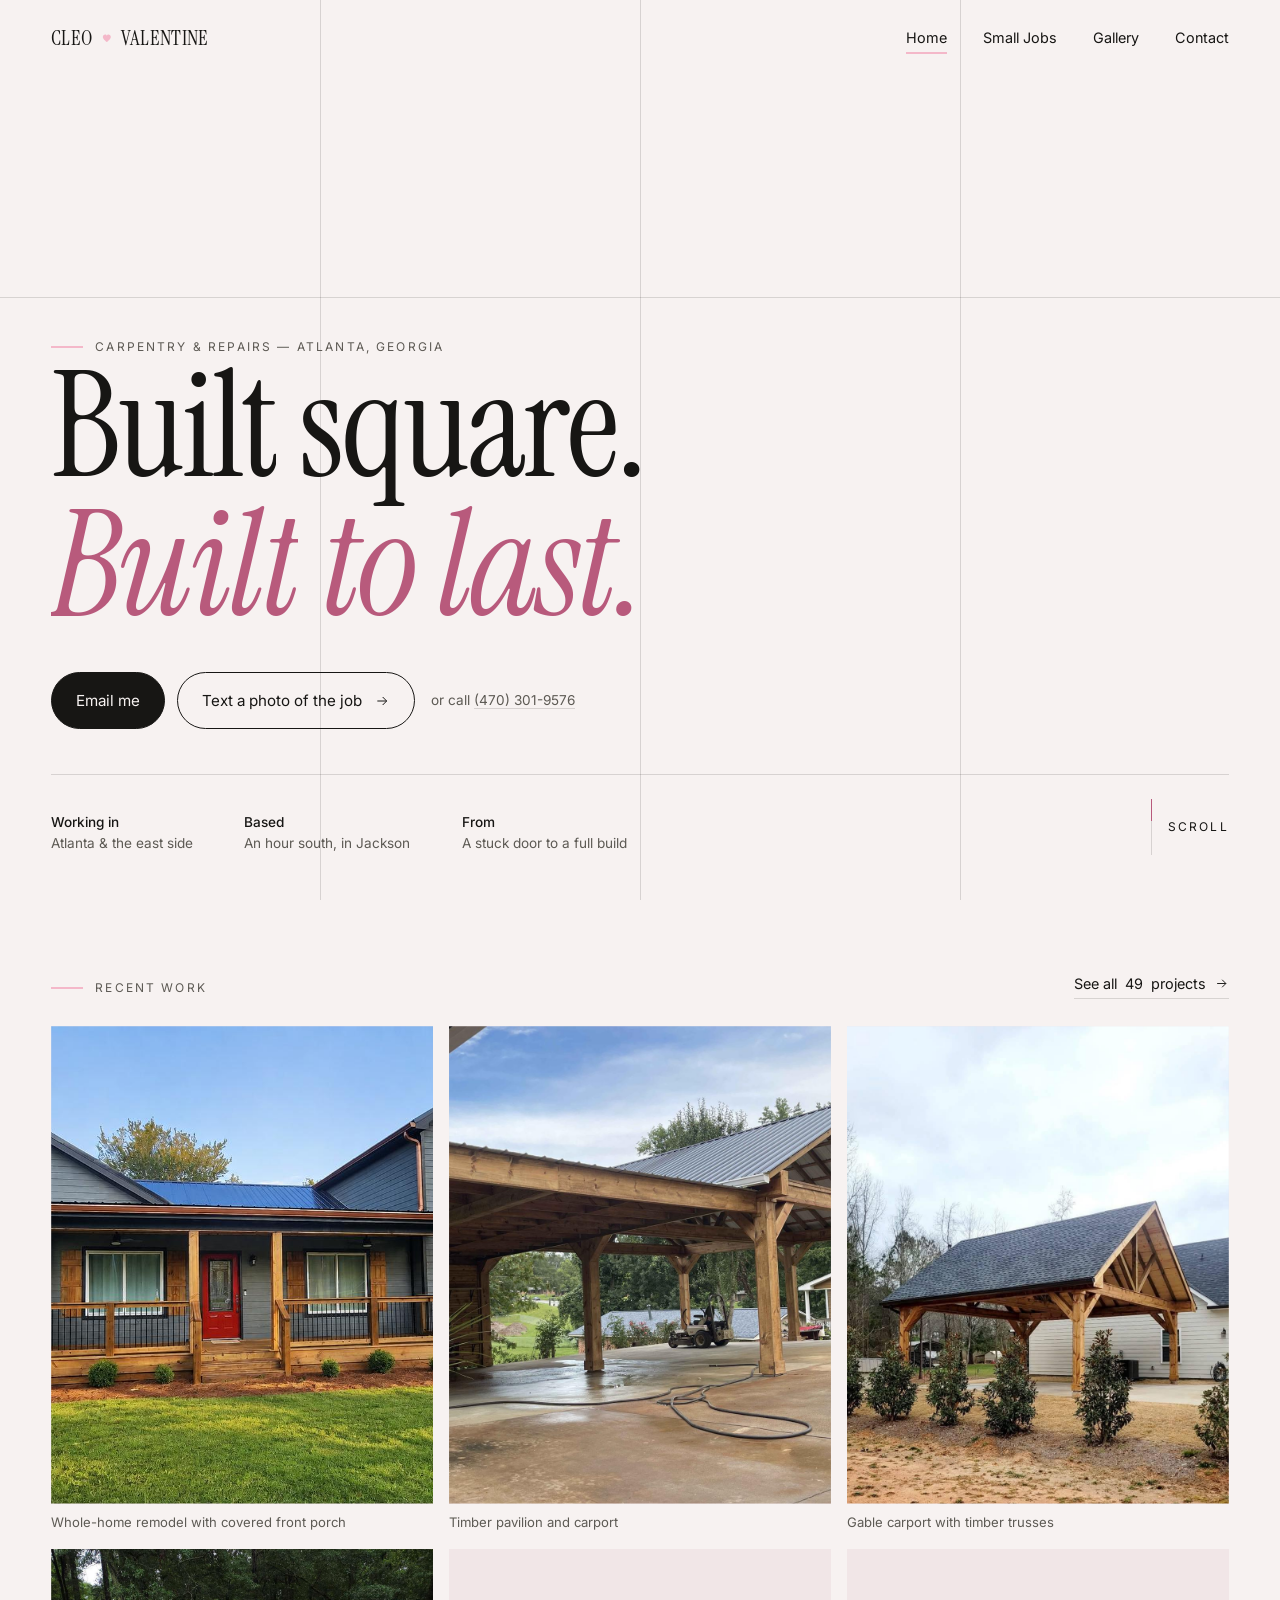
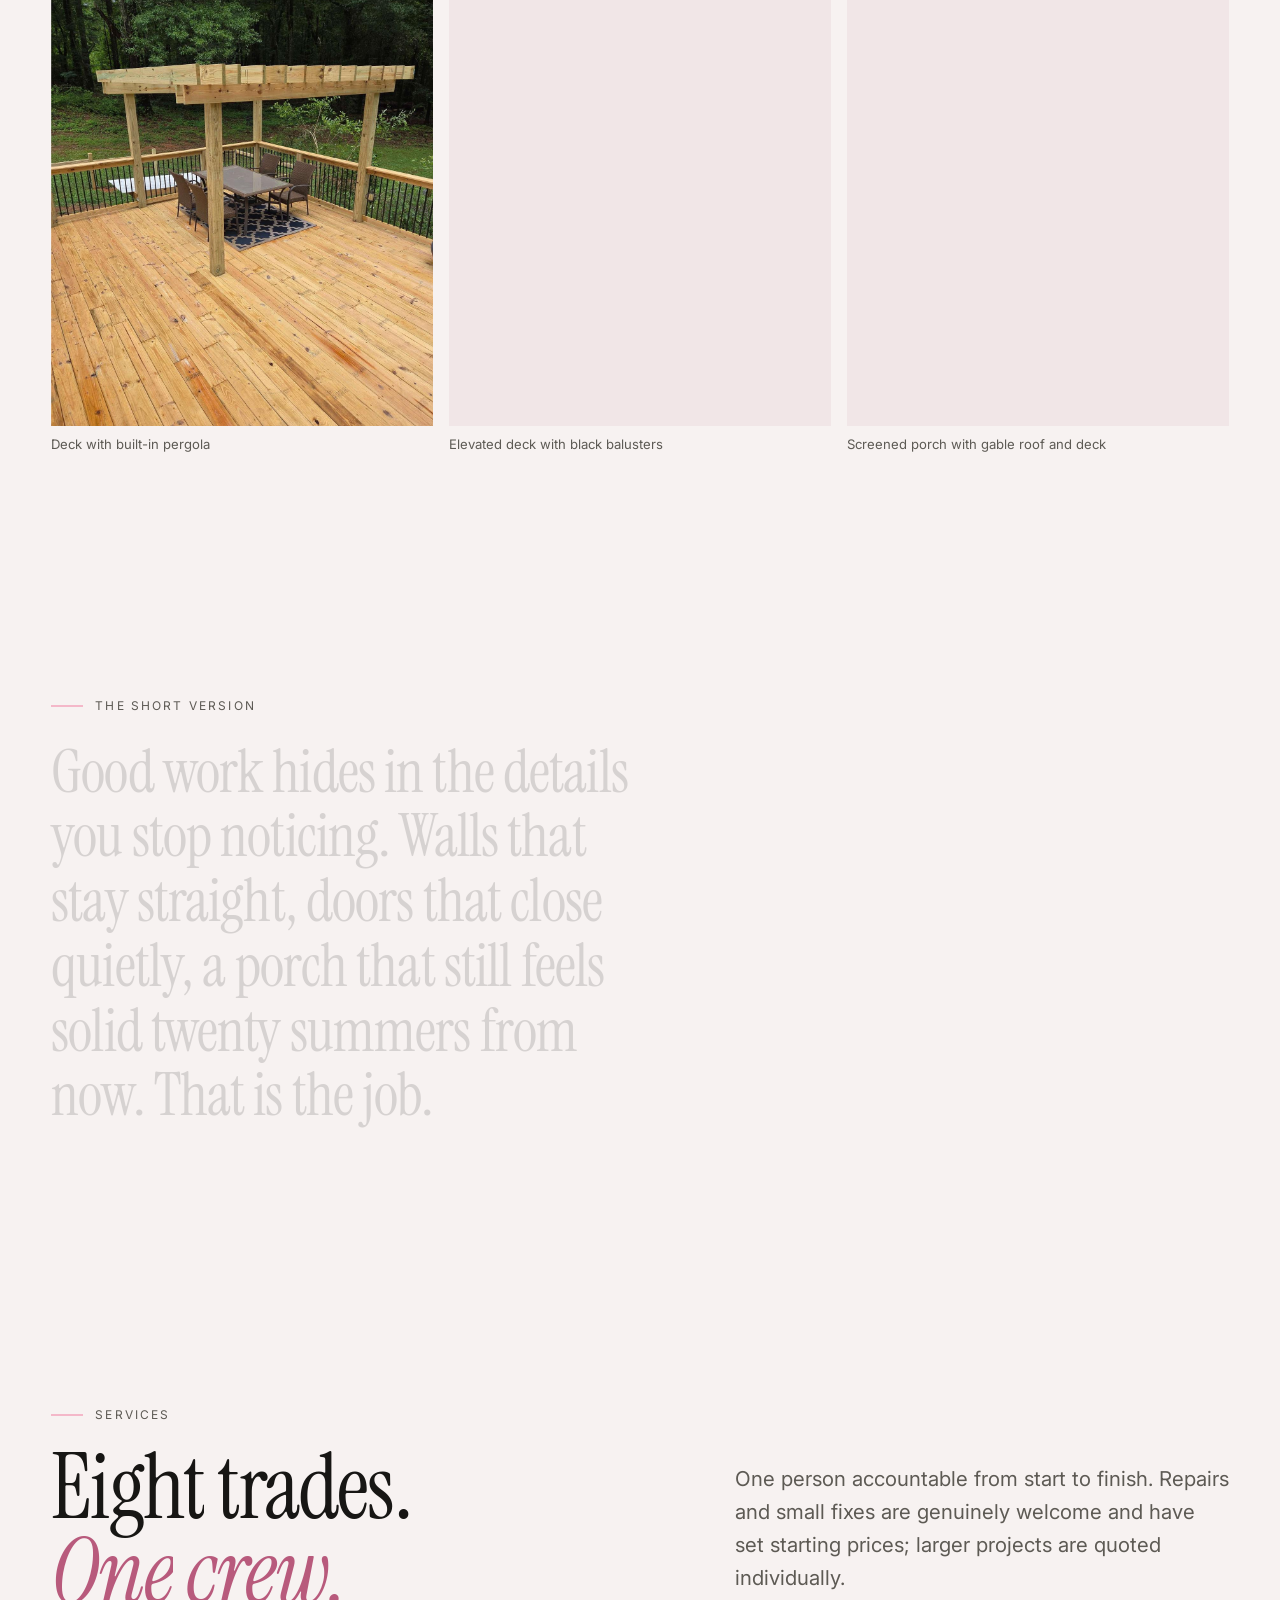
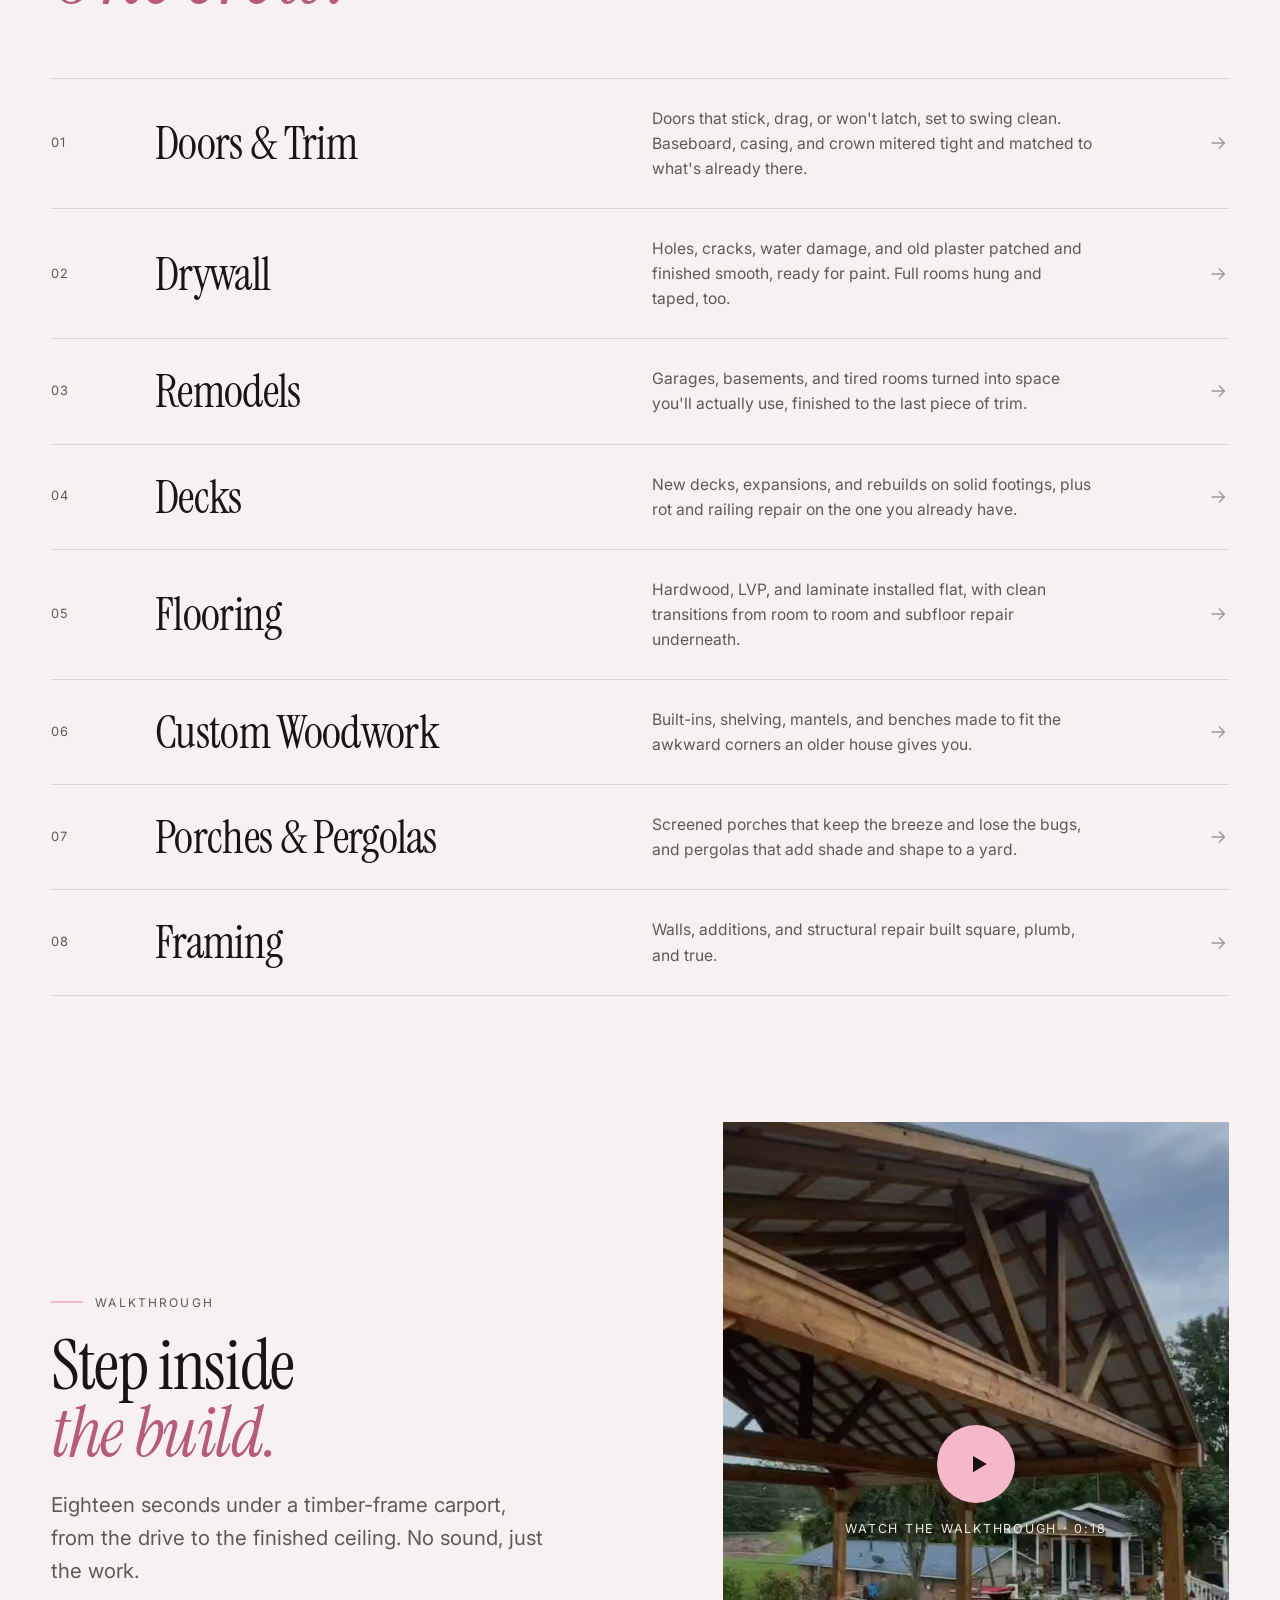
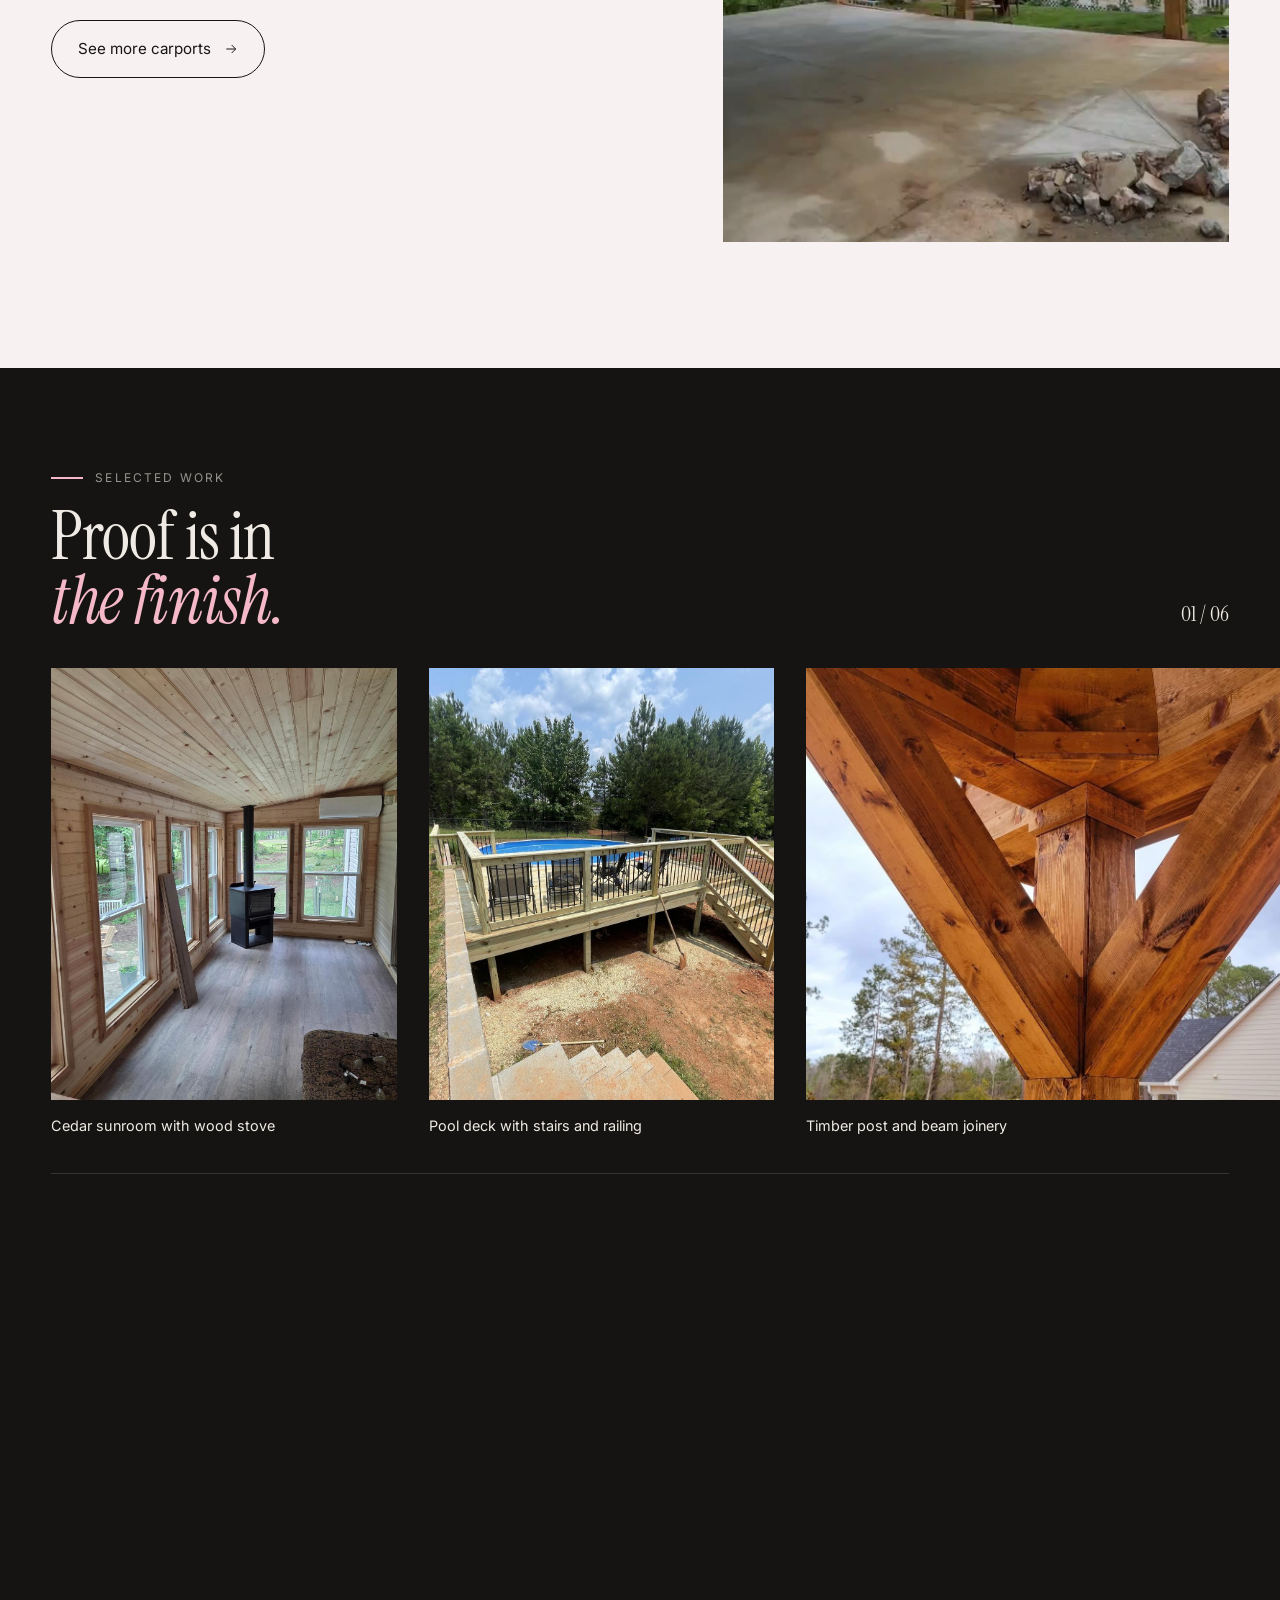
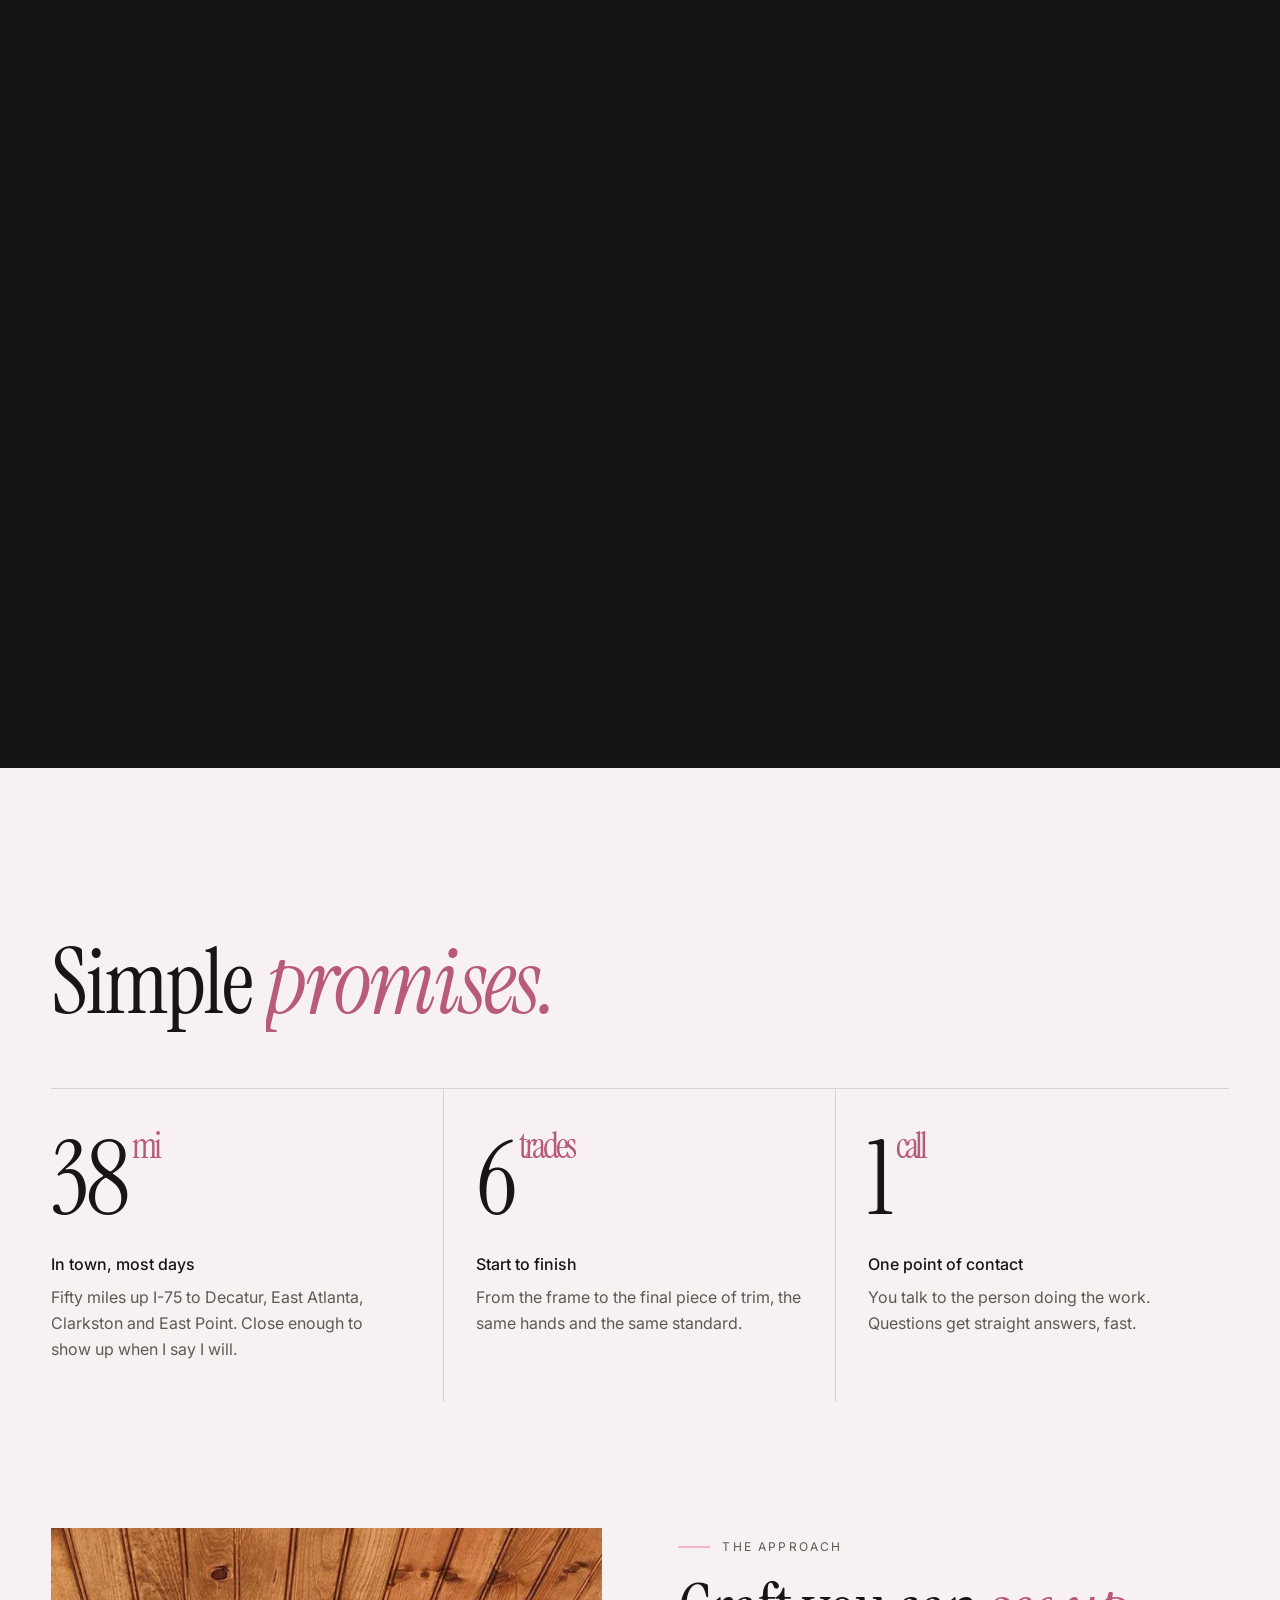
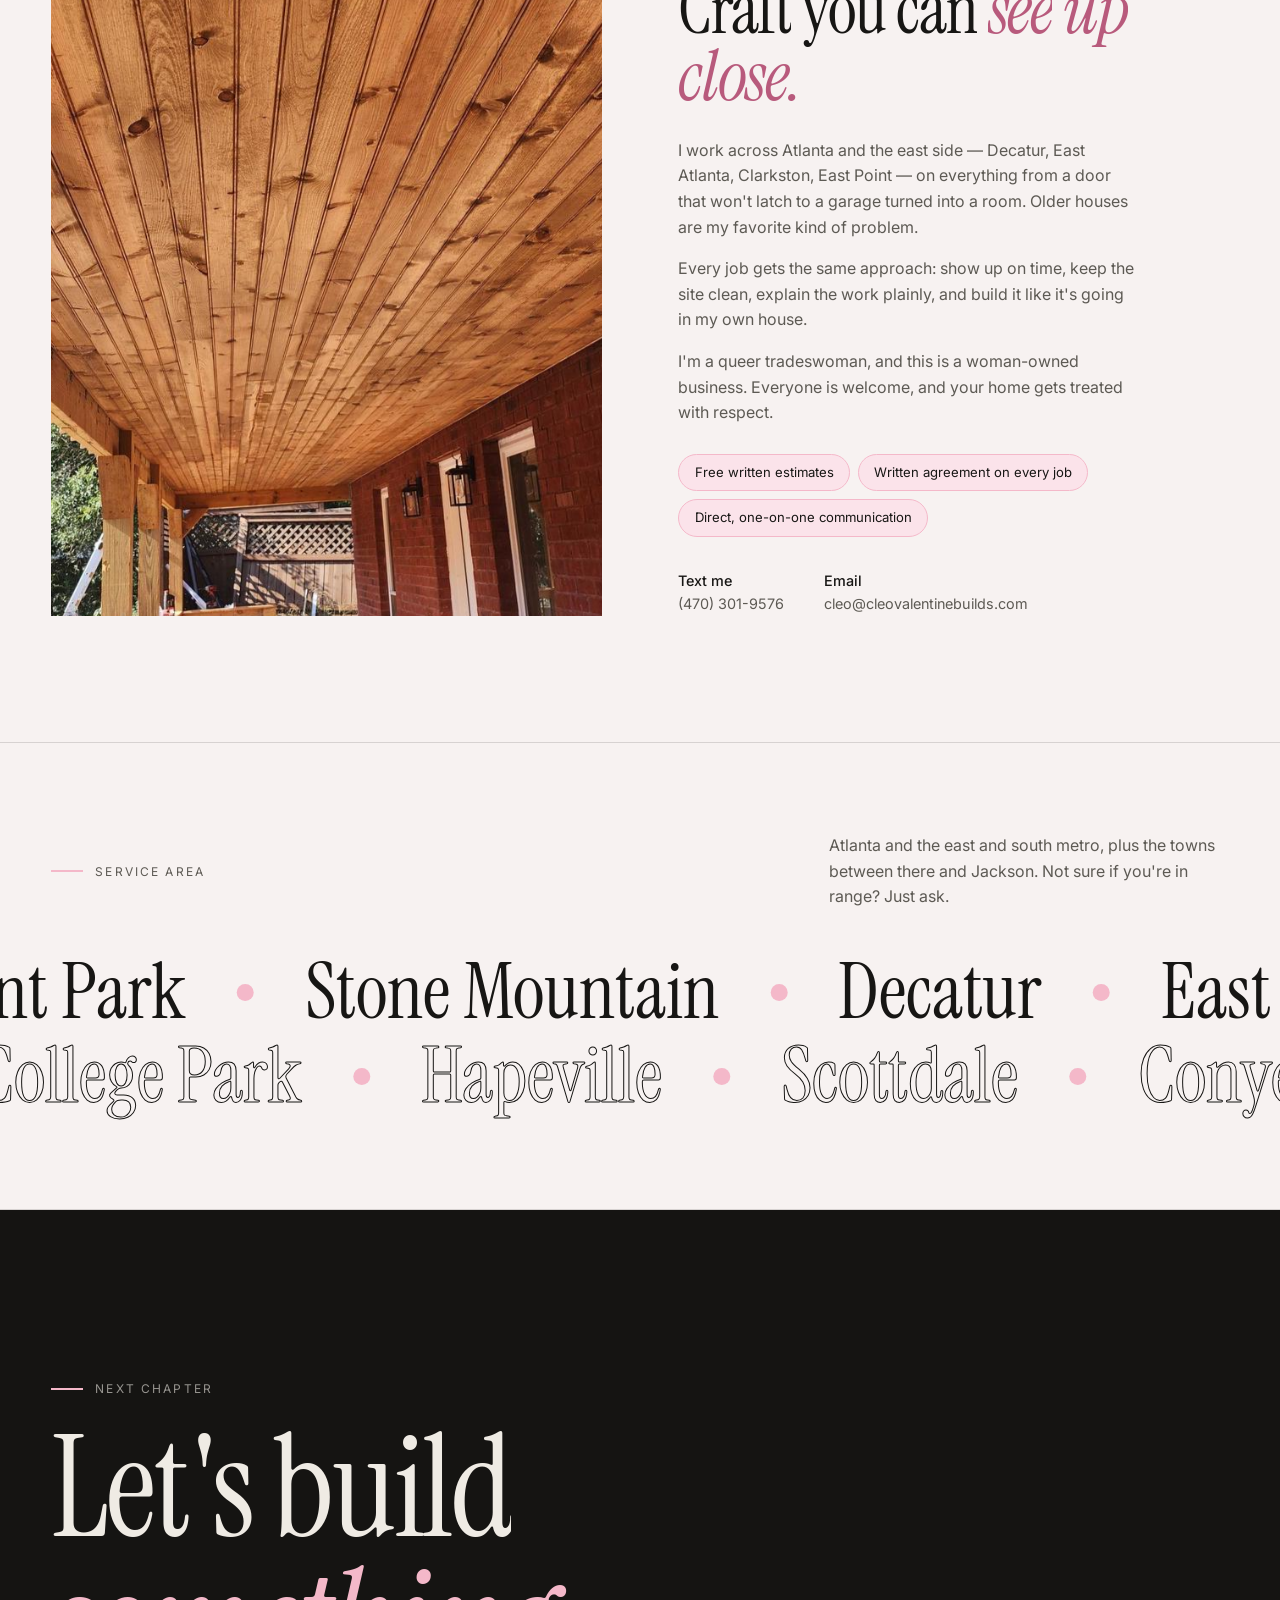
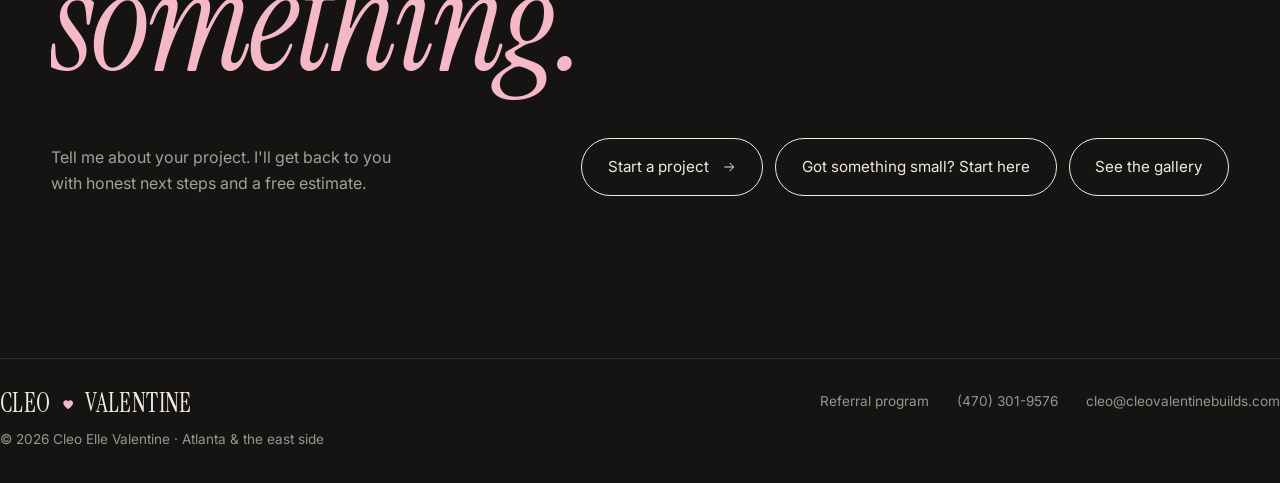
<file: index.html>
<!DOCTYPE html>
<html lang="en" class="no-js">
<head>
  <meta charset="utf-8">
  <meta name="viewport" content="width=device-width, initial-scale=1">
  <title>Cleo Elle Valentine — Carpentry &amp; Repairs in Atlanta, GA</title>
  <meta name="description" content="Doors, trim, drywall repair, flooring, decks, porches and built-ins across Atlanta and the east side — Decatur, East Atlanta, Clarkston and East Point. Free written estimates.">
  <link rel="canonical" href="https://cleovalentinebuilds.com/">
  <link rel="icon" href="favicon.svg" type="image/svg+xml">
  <meta property="og:type" content="website">
  <meta property="og:site_name" content="Cleo Elle Valentine Carpentry">
  <meta property="og:title" content="Cleo Elle Valentine — Carpentry &amp; Repairs in Atlanta">
  <meta property="og:description" content="Carpentry and repairs across Atlanta and the east side. Older houses welcome. Free written estimates.">
  <meta property="og:url" content="https://cleovalentinebuilds.com/">
  <meta property="og:image" content="https://cleovalentinebuilds.com/images/work/whole-home-remodel-front-porch.jpg">
  <meta name="twitter:card" content="summary_large_image">
  <script>document.documentElement.classList.replace("no-js", "js");</script>
  <link rel="preconnect" href="https://fonts.googleapis.com">
  <link rel="preconnect" href="https://fonts.gstatic.com" crossorigin>
  <link href="https://fonts.googleapis.com/css2?family=Instrument+Serif:ital@0;1&family=Inter:wght@400;500;600&display=swap" rel="stylesheet">
  <link rel="stylesheet" href="css/styles.css?v=9bc67736">
  <link rel="preload" href="data/gallery.json" as="fetch" crossorigin>
  <script type="application/ld+json">
{
  "@context": "https://schema.org",
  "@type": "HomeAndConstructionBusiness",
  "@id": "https://cleovalentinebuilds.com/#business",
  "name": "Cleo Valentine Builds",
  "alternateName": "Cleo Elle Valentine Carpentry",
  "description": "Carpentry and home repair across Atlanta and the east side: doors, trim, drywall, flooring, decks, porches, remodels and built-ins. Queer-owned and woman-owned.",
  "url": "https://cleovalentinebuilds.com/",
  "telephone": "+1-470-301-9576",
  "email": "cleo@cleovalentinebuilds.com",
  "image": "https://cleovalentinebuilds.com/images/work/whole-home-remodel-front-porch.jpg",
  "logo": "https://cleovalentinebuilds.com/favicon.svg",
  "founder": {
    "@type": "Person",
    "name": "Cleo Elle Valentine"
  },
  "address": {
    "@type": "PostalAddress",
    "addressLocality": "Jackson",
    "addressRegion": "GA",
    "addressCountry": "US"
  },
  "areaServed": [
    {
      "@type": "City",
      "name": "Atlanta",
      "addressRegion": "GA"
    },
    {
      "@type": "City",
      "name": "Decatur",
      "addressRegion": "GA"
    },
    {
      "@type": "City",
      "name": "East Point",
      "addressRegion": "GA"
    },
    {
      "@type": "City",
      "name": "Clarkston",
      "addressRegion": "GA"
    },
    {
      "@type": "City",
      "name": "Avondale Estates",
      "addressRegion": "GA"
    },
    {
      "@type": "City",
      "name": "Stone Mountain",
      "addressRegion": "GA"
    },
    {
      "@type": "City",
      "name": "Scottdale",
      "addressRegion": "GA"
    },
    {
      "@type": "City",
      "name": "Lithonia",
      "addressRegion": "GA"
    },
    {
      "@type": "City",
      "name": "Conyers",
      "addressRegion": "GA"
    },
    {
      "@type": "City",
      "name": "College Park",
      "addressRegion": "GA"
    },
    {
      "@type": "City",
      "name": "Hapeville",
      "addressRegion": "GA"
    },
    {
      "@type": "City",
      "name": "Forest Park",
      "addressRegion": "GA"
    },
    {
      "@type": "City",
      "name": "Morrow",
      "addressRegion": "GA"
    },
    {
      "@type": "City",
      "name": "Jonesboro",
      "addressRegion": "GA"
    },
    {
      "@type": "City",
      "name": "Stockbridge",
      "addressRegion": "GA"
    },
    {
      "@type": "City",
      "name": "McDonough",
      "addressRegion": "GA"
    },
    {
      "@type": "City",
      "name": "Locust Grove",
      "addressRegion": "GA"
    },
    {
      "@type": "City",
      "name": "Jackson",
      "addressRegion": "GA"
    }
  ],
  "knowsAbout": [
    "Door installation and repair",
    "Trim and baseboard",
    "Drywall repair",
    "Drywall installation",
    "Garage and basement remodeling",
    "Deck building",
    "Deck repair and expansion",
    "Hardwood and LVP flooring",
    "Built-ins and shelving",
    "Custom woodwork",
    "Screened porches",
    "Pergolas",
    "Rot repair",
    "Framing"
  ],
  "priceRange": "$$",
  "sameAs": [
    "https://maps.google.com/?cid=7729775057304121120"
  ]
}
  </script>
</head>
<body>
  <div class="curtain" aria-hidden="true"></div>
  <div class="progress" aria-hidden="true"></div>

  <!-- ============ NAV ============ -->
  <header class="nav">
    <div class="container nav__inner">
      <a href="/" class="brand" aria-label="Cleo Valentine Builds, home">
        <span>Cleo</span>
        <svg class="brand__heart" viewBox="0 0 24 24" aria-hidden="true"><path d="M12 20.6C9.7 18.5 3.8 14.3 3.8 10.1 3.8 7.4 6 5.3 8.6 5.3 10.3 5.3 11.4 6.4 12 7.6 12.6 6.4 13.7 5.3 15.4 5.3 18 5.3 20.2 7.4 20.2 10.1 20.2 14.3 14.3 18.5 12 20.6Z"/></svg>
        <span>Valentine</span>
      </a>
      <nav class="nav__links">
        <a href="/" aria-current="page">Home</a>
        <a href="/small-jobs">Small Jobs</a>
        <a href="/gallery">Gallery</a>
        <a href="/contact">Contact</a>
      </nav>
    </div>
  </header>

  <main>
    <!-- ============ HERO ============ -->
    <section class="hero">
      <div class="hero__lines" aria-hidden="true">
        <i class="v" style="left:25%;animation-delay:.6s"></i>
        <i class="v" style="left:50%;animation-delay:.75s"></i>
        <i class="v" style="left:75%;animation-delay:.9s"></i>
        <i class="h" style="top:33%;animation-delay:.7s"></i>
      </div>
      <div class="container hero__content">
        <span class="eyebrow" data-reveal style="--d:.5s">Carpentry &amp; Repairs — Atlanta, Georgia</span>
        <h1 class="display hero__title split" style="--d:.6s">Built square.<br><em>Built to last.</em></h1>

        <!-- Text leads: it's the fastest way to reach me and the preferred one -->
        <div class="hero__actions" data-reveal style="--d:.95s">
          <a href="sms:4703019576?&amp;body=Hi%20Cleo%20%E2%80%94%20I%27ve%20got%20a%20job%20I%27d%20like%20a%20quote%20on%3A%20" class="btn btn--solid hero__sms">Text a photo of the job
            <svg viewBox="0 0 24 24" fill="none" stroke="currentColor" stroke-width="1.5"><path d="M5 12h14M13 6l6 6-6 6"/></svg>
          </a>
          <a href="mailto:cleo@cleovalentinebuilds.com?subject=Job%20inquiry" class="btn hero__mail">Email me</a>
          <span class="hero__call">or call <a href="tel:4703019576">(470) 301-9576</a></span>
        </div>

        <div class="hero__foot">
          <div class="hero__meta" data-reveal style="--d:1.1s">
            <div><strong>Working in</strong>Atlanta &amp; the east side</div>
            <div><strong>Based</strong>An hour south, in Jackson</div>
            <div><strong>From</strong>A stuck door to a full build</div>
          </div>
          <a href="#work" class="scroll-cue" data-reveal style="--d:1.3s">
            <span class="scroll-cue__line"></span> Scroll
          </a>
        </div>
      </div>
    </section>

    <!-- ============ FIRST LOOK AT THE WORK ============ -->
    <!-- The best six photos go here, where everyone lands. Filled from data/gallery.json. -->
    <section class="firstlook" id="work">
      <div class="container">
        <div class="firstlook__head">
          <span class="eyebrow" data-reveal>Recent work</span>
          <a href="/gallery" class="firstlook__all" data-reveal>See all <span data-all-count>49</span> projects
            <svg viewBox="0 0 24 24" fill="none" stroke="currentColor" stroke-width="1.5"><path d="M5 12h14M13 6l6 6-6 6"/></svg>
          </a>
        </div>
        <div class="firstlook__grid" data-photos="proof" data-stagger="0.06"></div>
      </div>
    </section>

    <!-- ============ STATEMENT ============ -->
    <section class="statement">
      <div class="container">
        <span class="eyebrow" data-reveal>The short version</span>
        <p class="statement__text">
          Good work hides in the details you stop noticing. Walls that stay straight, doors that close quietly, a porch that still feels solid twenty summers from now. That is the job.
        </p>
      </div>
    </section>

    <!-- ============ SERVICES ============ -->
    <section class="services" id="services">
      <div class="container">
        <div class="section-head">
          <div>
            <span class="eyebrow" data-reveal>Services</span>
            <h2 class="display split" style="margin-top:1.25rem">Eight trades.<br><em>One crew.</em></h2>
          </div>
          <p class="lead" data-reveal>One person accountable from start to finish. Repairs and small fixes are genuinely welcome and have set starting prices; larger projects are quoted individually.</p>
        </div>

        <div class="service-list" data-stagger="0.06">
          <div class="service" data-reveal>
            <span class="service__num">01</span><span class="service__name">Doors &amp; Trim</span>
            <span class="service__desc">Doors that stick, drag, or won't latch, set to swing clean. Baseboard, casing, and crown mitered tight and matched to what's already there.</span>
            <svg class="service__arrow" viewBox="0 0 24 24" fill="none" stroke="currentColor" stroke-width="1.5"><path d="M5 12h14M13 6l6 6-6 6"/></svg>
          </div>
          <div class="service" data-reveal>
            <span class="service__num">02</span><span class="service__name">Drywall</span>
            <span class="service__desc">Holes, cracks, water damage, and old plaster patched and finished smooth, ready for paint. Full rooms hung and taped, too.</span>
            <svg class="service__arrow" viewBox="0 0 24 24" fill="none" stroke="currentColor" stroke-width="1.5"><path d="M5 12h14M13 6l6 6-6 6"/></svg>
          </div>
          <div class="service" data-reveal>
            <span class="service__num">03</span><span class="service__name">Remodels</span>
            <span class="service__desc">Garages, basements, and tired rooms turned into space you'll actually use, finished to the last piece of trim.</span>
            <svg class="service__arrow" viewBox="0 0 24 24" fill="none" stroke="currentColor" stroke-width="1.5"><path d="M5 12h14M13 6l6 6-6 6"/></svg>
          </div>
          <div class="service" data-reveal>
            <span class="service__num">04</span><span class="service__name">Decks</span>
            <span class="service__desc">New decks, expansions, and rebuilds on solid footings, plus rot and railing repair on the one you already have.</span>
            <svg class="service__arrow" viewBox="0 0 24 24" fill="none" stroke="currentColor" stroke-width="1.5"><path d="M5 12h14M13 6l6 6-6 6"/></svg>
          </div>
          <div class="service" data-reveal>
            <span class="service__num">05</span><span class="service__name">Flooring</span>
            <span class="service__desc">Hardwood, LVP, and laminate installed flat, with clean transitions from room to room and subfloor repair underneath.</span>
            <svg class="service__arrow" viewBox="0 0 24 24" fill="none" stroke="currentColor" stroke-width="1.5"><path d="M5 12h14M13 6l6 6-6 6"/></svg>
          </div>
          <div class="service" data-reveal>
            <span class="service__num">06</span><span class="service__name">Custom Woodwork</span>
            <span class="service__desc">Built-ins, shelving, mantels, and benches made to fit the awkward corners an older house gives you.</span>
            <svg class="service__arrow" viewBox="0 0 24 24" fill="none" stroke="currentColor" stroke-width="1.5"><path d="M5 12h14M13 6l6 6-6 6"/></svg>
          </div>
          <div class="service" data-reveal>
            <span class="service__num">07</span><span class="service__name">Porches &amp; Pergolas</span>
            <span class="service__desc">Screened porches that keep the breeze and lose the bugs, and pergolas that add shade and shape to a yard.</span>
            <svg class="service__arrow" viewBox="0 0 24 24" fill="none" stroke="currentColor" stroke-width="1.5"><path d="M5 12h14M13 6l6 6-6 6"/></svg>
          </div>
          <div class="service" data-reveal>
            <span class="service__num">08</span><span class="service__name">Framing</span>
            <span class="service__desc">Walls, additions, and structural repair built square, plumb, and true.</span>
            <svg class="service__arrow" viewBox="0 0 24 24" fill="none" stroke="currentColor" stroke-width="1.5"><path d="M5 12h14M13 6l6 6-6 6"/></svg>
          </div>
        </div>
      </div>
    </section>

    <!-- ============ WALKTHROUGH VIDEO ============ -->
    <section class="video">
      <div class="container video__grid">
        <div>
          <span class="eyebrow" data-reveal>Walkthrough</span>
          <h2 class="display split">Step inside<br><em>the build.</em></h2>
          <p class="lead" data-reveal style="--d:.1s">Eighteen seconds under a timber-frame carport, from the drive to the finished ceiling. No sound, just the work.</p>
          <a href="/gallery" class="btn" data-reveal style="--d:.2s">See more carports
            <svg viewBox="0 0 24 24" fill="none" stroke="currentColor" stroke-width="1.5"><path d="M5 12h14M13 6l6 6-6 6"/></svg>
          </a>
        </div>
        <figure class="video__player" data-video data-reveal="scale">
          <video src="images/work/carport-walkthrough.mp4" poster="images/work/carport-walkthrough-poster.jpg"
                 playsinline preload="none" muted></video>
          <button class="video__play" type="button" aria-label="Play the carport walkthrough">
            <span class="video__play-btn">
              <svg viewBox="0 0 24 24" fill="currentColor" aria-hidden="true"><path d="M8 5.5v13l11-6.5z"/></svg>
            </span>
            <span class="video__play-label">Watch the walkthrough · 0:18</span>
          </button>
        </figure>
      </div>
    </section>

    <!-- ============ WORK REEL (pinned, horizontal) ============ -->
    <section class="reel" aria-label="Selected work">
      <div class="reel__sticky">
        <div class="container reel__head">
          <div>
            <span class="eyebrow">Selected work</span>
            <h2 class="display" style="margin-top:1rem">Proof is in<br><em>the finish.</em></h2>
          </div>
          <span class="reel__count" data-reel-count>01 / 06</span>
        </div>
        <!-- Photos come from data/gallery.json (entries marked featured) -->
        <div class="reel__track" data-photos="featured"></div>
        <div class="reel__bar"><i></i></div>
      </div>
    </section>

    <!-- ============ PRINCIPLES ============ -->
    <section class="principles">
      <div class="container">
        <div class="section-head">
          <div>
            <span class="eyebrow" data-reveal>How I work</span>
            <h2 class="display split" style="margin-top:1.25rem">Simple <em>promises.</em></h2>
          </div>
        </div>
        <div class="principles__grid" data-stagger="0.15">
          <div class="principle" data-reveal>
            <div class="principle__big"><span data-count="50">0</span><sup>mi</sup></div>
            <h3>In town, most days</h3>
            <p>Fifty miles up I-75 to Decatur, East Atlanta, Clarkston and East Point. Close enough to show up when I say I will.</p>
          </div>
          <div class="principle" data-reveal>
            <div class="principle__big"><span data-count="8">0</span><sup>trades</sup></div>
            <h3>Start to finish</h3>
            <p>From the frame to the final piece of trim, the same hands and the same standard.</p>
          </div>
          <div class="principle" data-reveal>
            <div class="principle__big"><span data-count="1">0</span><sup>call</sup></div>
            <h3>One point of contact</h3>
            <p>You talk to the person doing the work. Questions get straight answers, fast.</p>
          </div>
        </div>
      </div>
    </section>

    <!-- ============ ABOUT ============ -->
    <section class="about">
      <div class="container about__grid">
        <div class="media about__img" data-wipe data-photo="detail"></div>
        <div>
          <span class="eyebrow" data-reveal>The approach</span>
          <h2 class="display split">Craft you can <em>see up close.</em></h2>
          <p data-reveal>I work across Atlanta and the east side — Decatur, East Atlanta, Clarkston, East Point — on everything from a door that won't latch to a garage turned into a room. Older houses are my favorite kind of problem.</p>
          <p data-reveal style="--d:.1s">Every job gets the same approach: show up on time, keep the site clean, explain the work plainly, and build it like it's going in my own house.</p>
          <p data-reveal style="--d:.12s">I'm a queer tradeswoman, and this is a woman-owned business. Everyone is welcome, and your home gets treated with respect.</p>
          <div class="badges" data-reveal style="--d:.15s">
            <span>Free written estimates</span>
            <span>Written agreement on every job</span>
            <span>Direct, one-on-one communication</span>
          </div>
          <div class="about__sign" data-reveal style="--d:.2s">
            <div><strong>Text me</strong><span><a href="sms:4703019576">(470) 301-9576</a></span></div>
            <div><strong>Email</strong><span><a href="mailto:cleo@cleovalentinebuilds.com">cleo@cleovalentinebuilds.com</a></span></div>
          </div>
        </div>
      </div>
    </section>

    <!-- ============ SERVICE AREA ============ -->
    <section class="area">
      <div class="container area__head">
        <span class="eyebrow" data-reveal>Service area</span>
        <p data-reveal>Atlanta and the east and south metro, plus the towns between there and Jackson. Not sure if you're in range? Just ask.</p>
      </div>
      <div class="marquee" data-dir="left">
        <div class="marquee__group">
          <span class="marquee__item">Decatur</span><span class="marquee__item">East Atlanta</span><span class="marquee__item">Clarkston</span><span class="marquee__item">East Point</span><span class="marquee__item">Avondale Estates</span><span class="marquee__item">Kirkwood</span><span class="marquee__item">Grant Park</span><span class="marquee__item">Stone Mountain</span>
        </div>
      </div>
      <div class="marquee marquee--outline" data-dir="right">
        <div class="marquee__group">
          <span class="marquee__item">College Park</span><span class="marquee__item">Hapeville</span><span class="marquee__item">Scottdale</span><span class="marquee__item">Conyers</span><span class="marquee__item">Lithonia</span><span class="marquee__item">Forest Park</span><span class="marquee__item">Stockbridge</span><span class="marquee__item">Jackson</span>
        </div>
      </div>
    </section>

    <!-- ============ CTA ============ -->
    <section class="cta">
      <div class="container">
        <span class="eyebrow" data-reveal>Next chapter</span>
        <h2 class="display cta__title split">Let's build<br><em>something.</em></h2>
        <div class="cta__row">
          <p data-reveal>Tell me about your project. I'll get back to you with honest next steps and a free estimate.</p>
          <div style="display:flex;gap:.75rem;flex-wrap:wrap;--d:.1s" data-reveal>
            <a href="/contact" class="btn btn--light">Start a project
              <svg viewBox="0 0 24 24" fill="none" stroke="currentColor" stroke-width="1.5"><path d="M5 12h14M13 6l6 6-6 6"/></svg>
            </a>
            <a href="/small-jobs" class="btn btn--light">Got something small? Start here</a>
            <a href="/gallery" class="btn btn--light">See the gallery</a>
          </div>
        </div>
      </div>
    </section>
  </main>

  <footer class="footer">
    <div class="container footer__inner">
      <div class="footer__id">
        <a href="/" class="footer__brand" aria-label="Cleo Valentine Builds, home">
          <span>Cleo</span>
          <svg class="brand__heart" viewBox="0 0 24 24" aria-hidden="true"><path d="M12 20.6C9.7 18.5 3.8 14.3 3.8 10.1 3.8 7.4 6 5.3 8.6 5.3 10.3 5.3 11.4 6.4 12 7.6 12.6 6.4 13.7 5.3 15.4 5.3 18 5.3 20.2 7.4 20.2 10.1 20.2 14.3 14.3 18.5 12 20.6Z"/></svg>
          <span>Valentine</span>
        </a>
        <span>© <span data-year>2026</span> Cleo Elle Valentine · Atlanta &amp; the east side</span>
      </div>
      <div class="footer__links">
        <a href="/referrals">Referral program</a>
        <a href="tel:4703019576">(470) 301-9576</a>
        <a href="mailto:cleo@cleovalentinebuilds.com">cleo@cleovalentinebuilds.com</a>
      </div>
    </div>
  </footer>

  <!-- Phones only: text or email without hunting for the footer -->
  <div class="callbar">
    <a class="callbar__primary" href="sms:4703019576?&amp;body=Hi%20Cleo%20%E2%80%94%20I%27ve%20got%20a%20job%20I%27d%20like%20a%20quote%20on%3A%20">
      <svg viewBox="0 0 24 24" fill="none" stroke="currentColor" stroke-width="1.6" aria-hidden="true"><path d="M21 11.5a8 8 0 0 1-8 8H8l-5 3 1.5-4.4A8 8 0 0 1 11 3.5h2a8 8 0 0 1 8 8Z"/></svg>
      Text a photo
    </a>
    <a href="mailto:cleo@cleovalentinebuilds.com?subject=Job%20inquiry">
      <svg viewBox="0 0 24 24" fill="none" stroke="currentColor" stroke-width="1.6" aria-hidden="true"><rect x="3" y="5" width="18" height="14" rx="2"/><path d="m3.5 7 8.5 6 8.5-6"/></svg>
      Email
    </a>
  </div>

  <script src="js/render-photos.js?v=191d8ce3"></script>
  <script src="js/main.js?v=3a59ae79"></script>
</body>
</html>
</file>
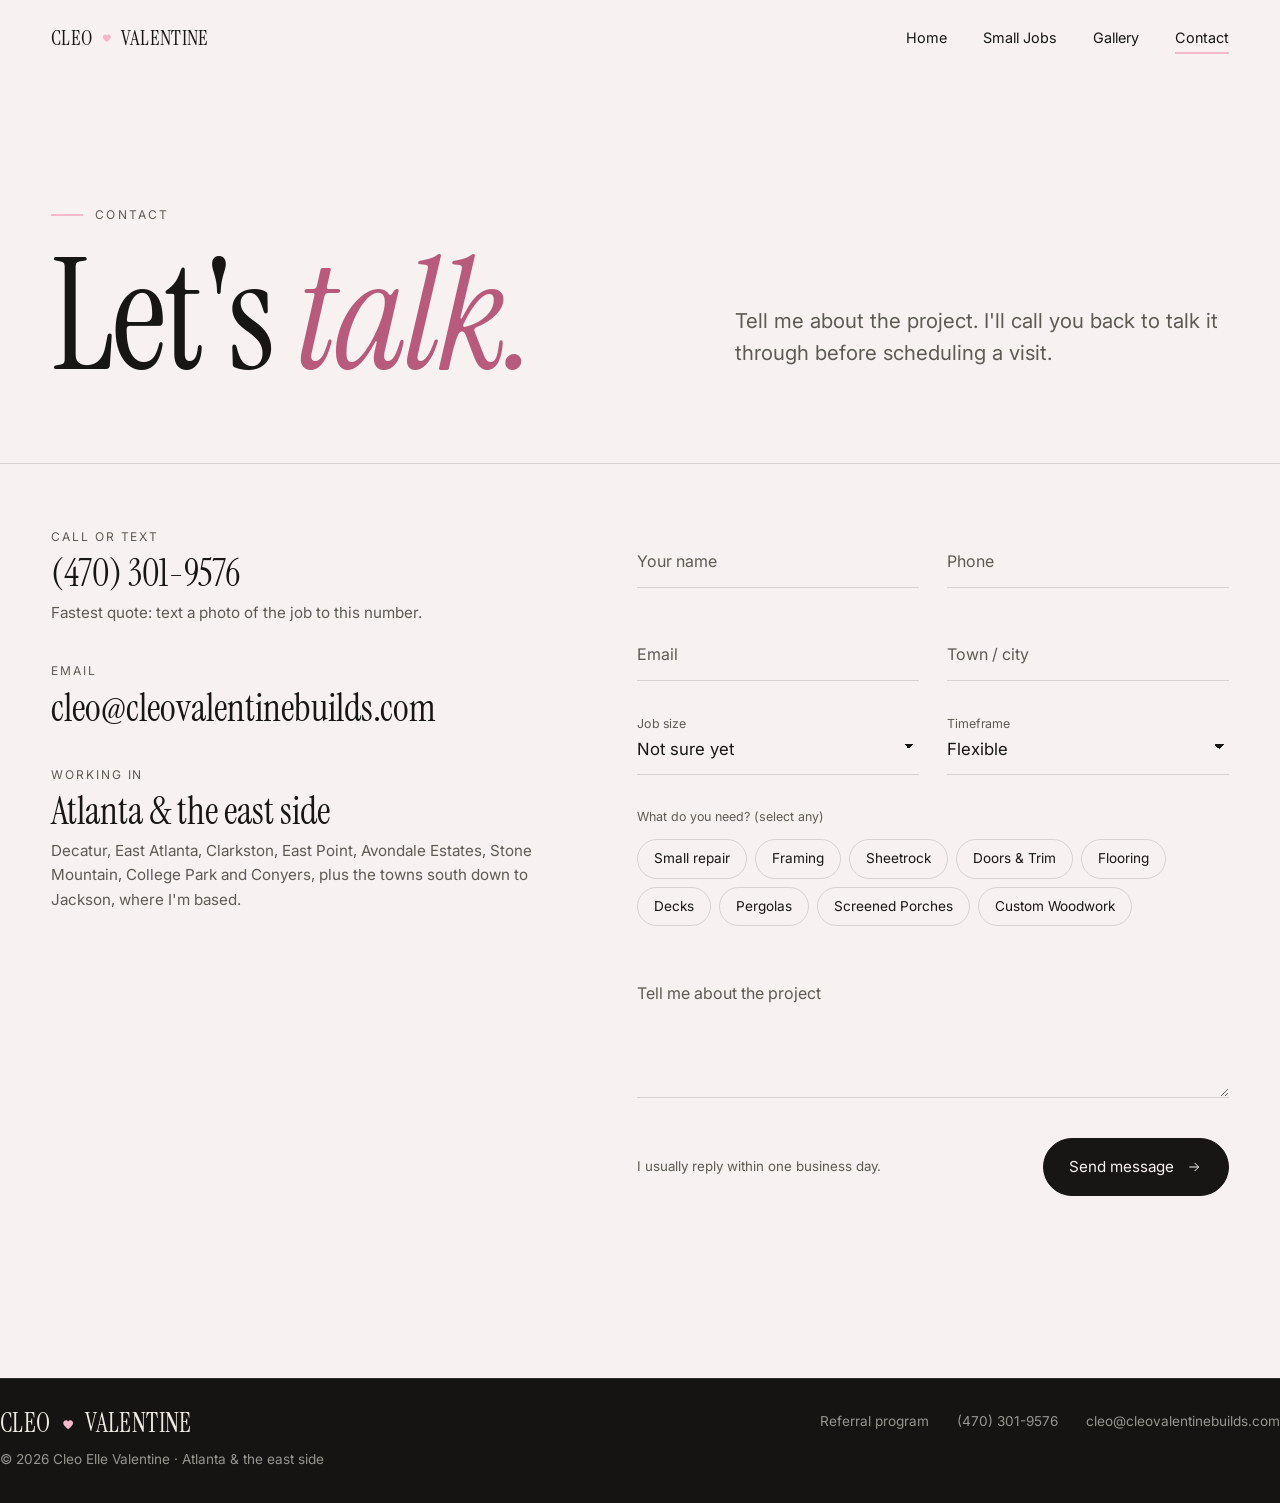
<file: contact.html>
<!DOCTYPE html>
<html lang="en" class="no-js">
<head>
  <meta charset="utf-8">
  <meta name="viewport" content="width=device-width, initial-scale=1">
  <title>Contact — Cleo Elle Valentine</title>
  <meta name="description" content="Request a free estimate for carpentry and repair work across Atlanta and the east side — Decatur, East Atlanta, Clarkston, East Point.">
  <link rel="canonical" href="https://cleovalentinebuilds.com/contact">
  <link rel="icon" href="favicon.svg" type="image/svg+xml">
  <meta property="og:type" content="website">
  <meta property="og:site_name" content="Cleo Elle Valentine Carpentry">
  <meta property="og:title" content="Contact — Cleo Elle Valentine Carpentry">
  <meta property="og:description" content="Request a free written estimate for carpentry and repair work across Atlanta and the east side.">
  <meta property="og:url" content="https://cleovalentinebuilds.com/contact">
  <meta property="og:image" content="https://cleovalentinebuilds.com/images/work/timber-pavilion-and-carport.jpg">
  <meta name="twitter:card" content="summary_large_image">
  <script>document.documentElement.classList.replace("no-js", "js");</script>
  <link rel="preconnect" href="https://fonts.googleapis.com">
  <link rel="preconnect" href="https://fonts.gstatic.com" crossorigin>
  <link href="https://fonts.googleapis.com/css2?family=Instrument+Serif:ital@0;1&family=Inter:wght@400;500;600&display=swap" rel="stylesheet">
  <link rel="stylesheet" href="css/styles.css?v=9bc67736">
  <script type="application/ld+json">
{
  "@context": "https://schema.org",
  "@type": "HomeAndConstructionBusiness",
  "@id": "https://cleovalentinebuilds.com/#business",
  "name": "Cleo Valentine Builds",
  "alternateName": "Cleo Elle Valentine Carpentry",
  "description": "Carpentry and home repair across Atlanta and the east side: doors, trim, drywall, flooring, decks, porches, remodels and built-ins. Queer-owned and woman-owned.",
  "url": "https://cleovalentinebuilds.com/",
  "telephone": "+1-470-301-9576",
  "email": "cleo@cleovalentinebuilds.com",
  "image": "https://cleovalentinebuilds.com/images/work/whole-home-remodel-front-porch.jpg",
  "logo": "https://cleovalentinebuilds.com/favicon.svg",
  "founder": {
    "@type": "Person",
    "name": "Cleo Elle Valentine"
  },
  "address": {
    "@type": "PostalAddress",
    "addressLocality": "Jackson",
    "addressRegion": "GA",
    "addressCountry": "US"
  },
  "areaServed": [
    {
      "@type": "City",
      "name": "Atlanta",
      "addressRegion": "GA"
    },
    {
      "@type": "City",
      "name": "Decatur",
      "addressRegion": "GA"
    },
    {
      "@type": "City",
      "name": "East Point",
      "addressRegion": "GA"
    },
    {
      "@type": "City",
      "name": "Clarkston",
      "addressRegion": "GA"
    },
    {
      "@type": "City",
      "name": "Avondale Estates",
      "addressRegion": "GA"
    },
    {
      "@type": "City",
      "name": "Stone Mountain",
      "addressRegion": "GA"
    },
    {
      "@type": "City",
      "name": "Scottdale",
      "addressRegion": "GA"
    },
    {
      "@type": "City",
      "name": "Lithonia",
      "addressRegion": "GA"
    },
    {
      "@type": "City",
      "name": "Conyers",
      "addressRegion": "GA"
    },
    {
      "@type": "City",
      "name": "College Park",
      "addressRegion": "GA"
    },
    {
      "@type": "City",
      "name": "Hapeville",
      "addressRegion": "GA"
    },
    {
      "@type": "City",
      "name": "Forest Park",
      "addressRegion": "GA"
    },
    {
      "@type": "City",
      "name": "Morrow",
      "addressRegion": "GA"
    },
    {
      "@type": "City",
      "name": "Jonesboro",
      "addressRegion": "GA"
    },
    {
      "@type": "City",
      "name": "Stockbridge",
      "addressRegion": "GA"
    },
    {
      "@type": "City",
      "name": "McDonough",
      "addressRegion": "GA"
    },
    {
      "@type": "City",
      "name": "Locust Grove",
      "addressRegion": "GA"
    },
    {
      "@type": "City",
      "name": "Jackson",
      "addressRegion": "GA"
    }
  ],
  "knowsAbout": [
    "Door installation and repair",
    "Trim and baseboard",
    "Drywall repair",
    "Drywall installation",
    "Garage and basement remodeling",
    "Deck building",
    "Deck repair and expansion",
    "Hardwood and LVP flooring",
    "Built-ins and shelving",
    "Custom woodwork",
    "Screened porches",
    "Pergolas",
    "Rot repair",
    "Framing"
  ],
  "priceRange": "$$",
  "sameAs": [
    "https://maps.google.com/?cid=7729775057304121120"
  ]
}
  </script>
</head>
<body>
  <div class="curtain" aria-hidden="true"></div>
  <div class="progress" aria-hidden="true"></div>

  <header class="nav">
    <div class="container nav__inner">
      <a href="/" class="brand" aria-label="Cleo Valentine Builds, home">
        <span>Cleo</span>
        <svg class="brand__heart" viewBox="0 0 24 24" aria-hidden="true"><path d="M12 20.6C9.7 18.5 3.8 14.3 3.8 10.1 3.8 7.4 6 5.3 8.6 5.3 10.3 5.3 11.4 6.4 12 7.6 12.6 6.4 13.7 5.3 15.4 5.3 18 5.3 20.2 7.4 20.2 10.1 20.2 14.3 14.3 18.5 12 20.6Z"/></svg>
        <span>Valentine</span>
      </a>
      <nav class="nav__links">
        <a href="/">Home</a>
        <a href="/small-jobs">Small Jobs</a>
        <a href="/gallery">Gallery</a>
        <a href="/contact" aria-current="page">Contact</a>
      </nav>
    </div>
  </header>

  <main>
    <section class="page-head">
      <div class="container">
        <span class="eyebrow" data-reveal style="--d:.4s">Contact</span>
        <div class="page-head__row">
          <h1 class="display split" style="--d:.5s">Let's <em>talk.</em></h1>
          <p class="lead" data-reveal style="--d:.4s">Tell me about the project. I'll call you back to talk it through before scheduling a visit.</p>
        </div>
      </div>
    </section>

    <section class="contact">
      <div class="container contact__grid">
        <div class="info" data-stagger="0.12">
          <div data-reveal>
            <div class="info__label">Call or text</div>
            <div class="info__value"><a href="tel:4703019576">(470) 301-9576</a></div>
            <p class="info__note">Fastest quote: text a photo of the job to this number.</p>
          </div>
          <div data-reveal>
            <div class="info__label">Email</div>
            <div class="info__value"><a href="mailto:cleo@cleovalentinebuilds.com">cleo@cleovalentinebuilds.com</a></div>
          </div>
          <div data-reveal>
            <div class="info__label">Working in</div>
            <div class="info__value">Atlanta &amp; the east side</div>
            <p class="info__note">Decatur, East Atlanta, Clarkston, East Point, Avondale Estates, Stone Mountain, College Park and Conyers, plus the towns south down to Jackson, where I'm based.</p>
          </div>
        </div>

        <form class="form" id="contact-form" action="https://formspree.io/f/xvkgglnj" method="POST" novalidate data-stagger="0.07">
          <input type="hidden" name="_subject" value="New job request from the website">
          <input type="text" name="_gotcha" tabindex="-1" autocomplete="off" aria-hidden="true" style="display:none">
          <div class="field" data-reveal>
            <input id="name" name="name" type="text" placeholder=" " autocomplete="name" required>
            <label for="name">Your name</label>
          </div>
          <div class="field" data-reveal>
            <input id="phone" name="phone" type="tel" placeholder=" " autocomplete="tel">
            <label for="phone">Phone</label>
          </div>
          <div class="field" data-reveal>
            <input id="email" name="email" type="email" placeholder=" " autocomplete="email" required>
            <label for="email">Email</label>
          </div>
          <div class="field" data-reveal>
            <input id="town" name="town" type="text" placeholder=" " autocomplete="address-level2">
            <label for="town">Town / city</label>
          </div>
          <div class="field" data-reveal>
            <select id="size" name="size">
              <option value="">Not sure yet</option>
              <option>Quick fix (a couple of hours)</option>
              <option>Half day</option>
              <option>Full day</option>
              <option>Bigger project</option>
            </select>
            <label for="size">Job size</label>
          </div>
          <div class="field" data-reveal>
            <select id="timeframe" name="timeframe">
              <option value="">Flexible</option>
              <option>As soon as possible</option>
              <option>This week</option>
              <option>Next couple of weeks</option>
              <option>Just planning</option>
            </select>
            <label for="timeframe">Timeframe</label>
          </div>

          <fieldset class="field--full chip-group" data-reveal style="border:0;margin:0;padding:0">
            <legend>What do you need? (select any)</legend>
            <div class="chips">
              <label class="chip"><input type="checkbox" name="service" value="Small repair"><span>Small repair</span></label>
              <label class="chip"><input type="checkbox" name="service" value="Framing"><span>Framing</span></label>
              <label class="chip"><input type="checkbox" name="service" value="Sheetrock"><span>Sheetrock</span></label>
              <label class="chip"><input type="checkbox" name="service" value="Doors & Trim"><span>Doors &amp; Trim</span></label>
              <label class="chip"><input type="checkbox" name="service" value="Flooring"><span>Flooring</span></label>
              <label class="chip"><input type="checkbox" name="service" value="Decks"><span>Decks</span></label>
              <label class="chip"><input type="checkbox" name="service" value="Pergolas"><span>Pergolas</span></label>
              <label class="chip"><input type="checkbox" name="service" value="Screened Porches"><span>Screened Porches</span></label>
              <label class="chip"><input type="checkbox" name="service" value="Custom Woodwork"><span>Custom Woodwork</span></label>
            </div>
          </fieldset>

          <div class="field field--full" data-reveal>
            <textarea id="message" name="message" placeholder=" " required></textarea>
            <label for="message">Tell me about the project</label>
          </div>

          <div class="form__foot" data-reveal>
            <small data-form-note>Sending opens your email app with the details filled in.</small>
            <button type="submit" class="btn btn--solid">Send message
              <svg viewBox="0 0 24 24" fill="none" stroke="currentColor" stroke-width="1.5"><path d="M5 12h14M13 6l6 6-6 6"/></svg>
            </button>
          </div>
          <p class="form__status" role="status" aria-live="polite"></p>
        </form>
      </div>
    </section>
  </main>

  <footer class="footer">
    <div class="container footer__inner">
      <div class="footer__id">
        <a href="/" class="footer__brand" aria-label="Cleo Valentine Builds, home">
          <span>Cleo</span>
          <svg class="brand__heart" viewBox="0 0 24 24" aria-hidden="true"><path d="M12 20.6C9.7 18.5 3.8 14.3 3.8 10.1 3.8 7.4 6 5.3 8.6 5.3 10.3 5.3 11.4 6.4 12 7.6 12.6 6.4 13.7 5.3 15.4 5.3 18 5.3 20.2 7.4 20.2 10.1 20.2 14.3 14.3 18.5 12 20.6Z"/></svg>
          <span>Valentine</span>
        </a>
        <span>© <span data-year>2026</span> Cleo Elle Valentine · Atlanta &amp; the east side</span>
      </div>
      <div class="footer__links">
        <a href="/referrals">Referral program</a>
        <a href="tel:4703019576">(470) 301-9576</a>
        <a href="mailto:cleo@cleovalentinebuilds.com">cleo@cleovalentinebuilds.com</a>
      </div>
    </div>
  </footer>

  <!-- Phones only: text or email without hunting for the footer -->
  <div class="callbar">
    <a class="callbar__primary" href="sms:4703019576?&amp;body=Hi%20Cleo%20%E2%80%94%20I%27ve%20got%20a%20job%20I%27d%20like%20a%20quote%20on%3A%20">
      <svg viewBox="0 0 24 24" fill="none" stroke="currentColor" stroke-width="1.6" aria-hidden="true"><path d="M21 11.5a8 8 0 0 1-8 8H8l-5 3 1.5-4.4A8 8 0 0 1 11 3.5h2a8 8 0 0 1 8 8Z"/></svg>
      Text a photo
    </a>
    <a href="mailto:cleo@cleovalentinebuilds.com?subject=Job%20inquiry">
      <svg viewBox="0 0 24 24" fill="none" stroke="currentColor" stroke-width="1.6" aria-hidden="true"><rect x="3" y="5" width="18" height="14" rx="2"/><path d="m3.5 7 8.5 6 8.5-6"/></svg>
      Email
    </a>
  </div>

  <script src="js/main.js?v=3a59ae79"></script>
  <script src="js/contact.js?v=7c68c0b6"></script>
</body>
</html>
</file>
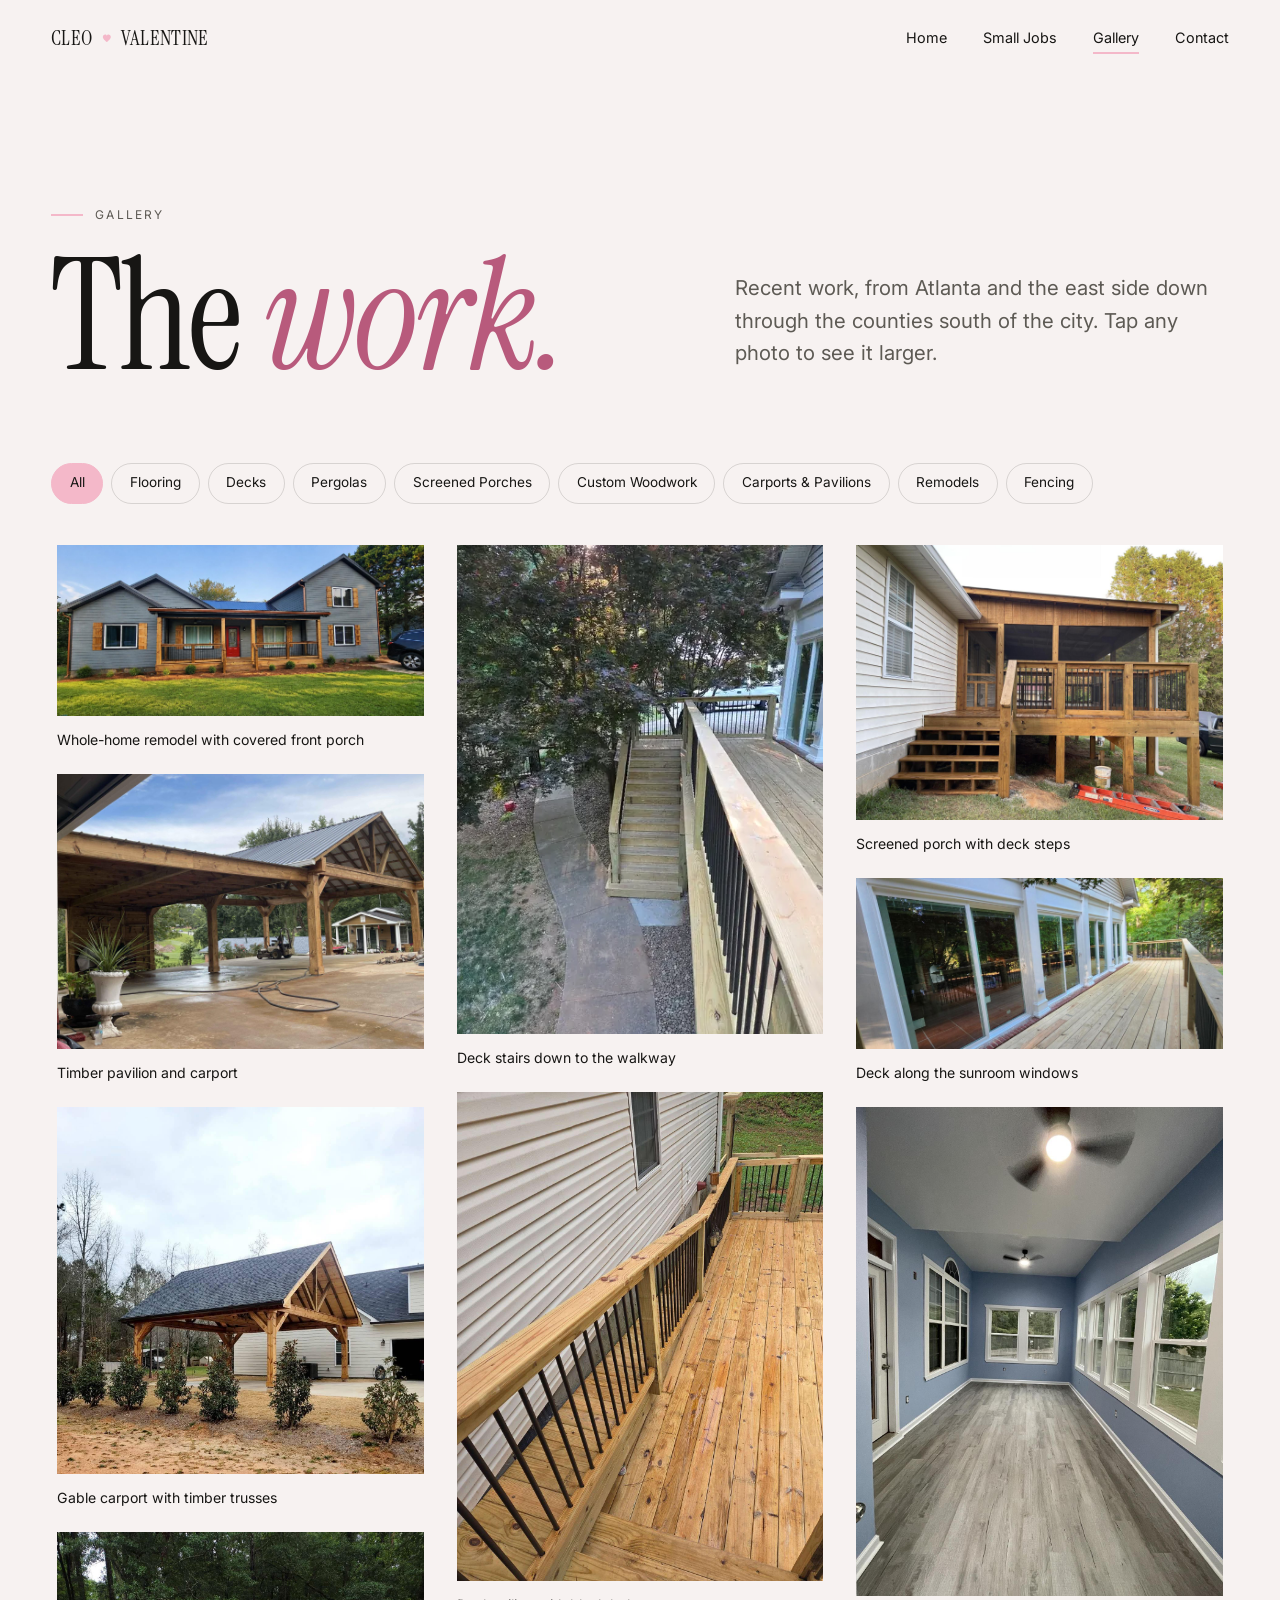
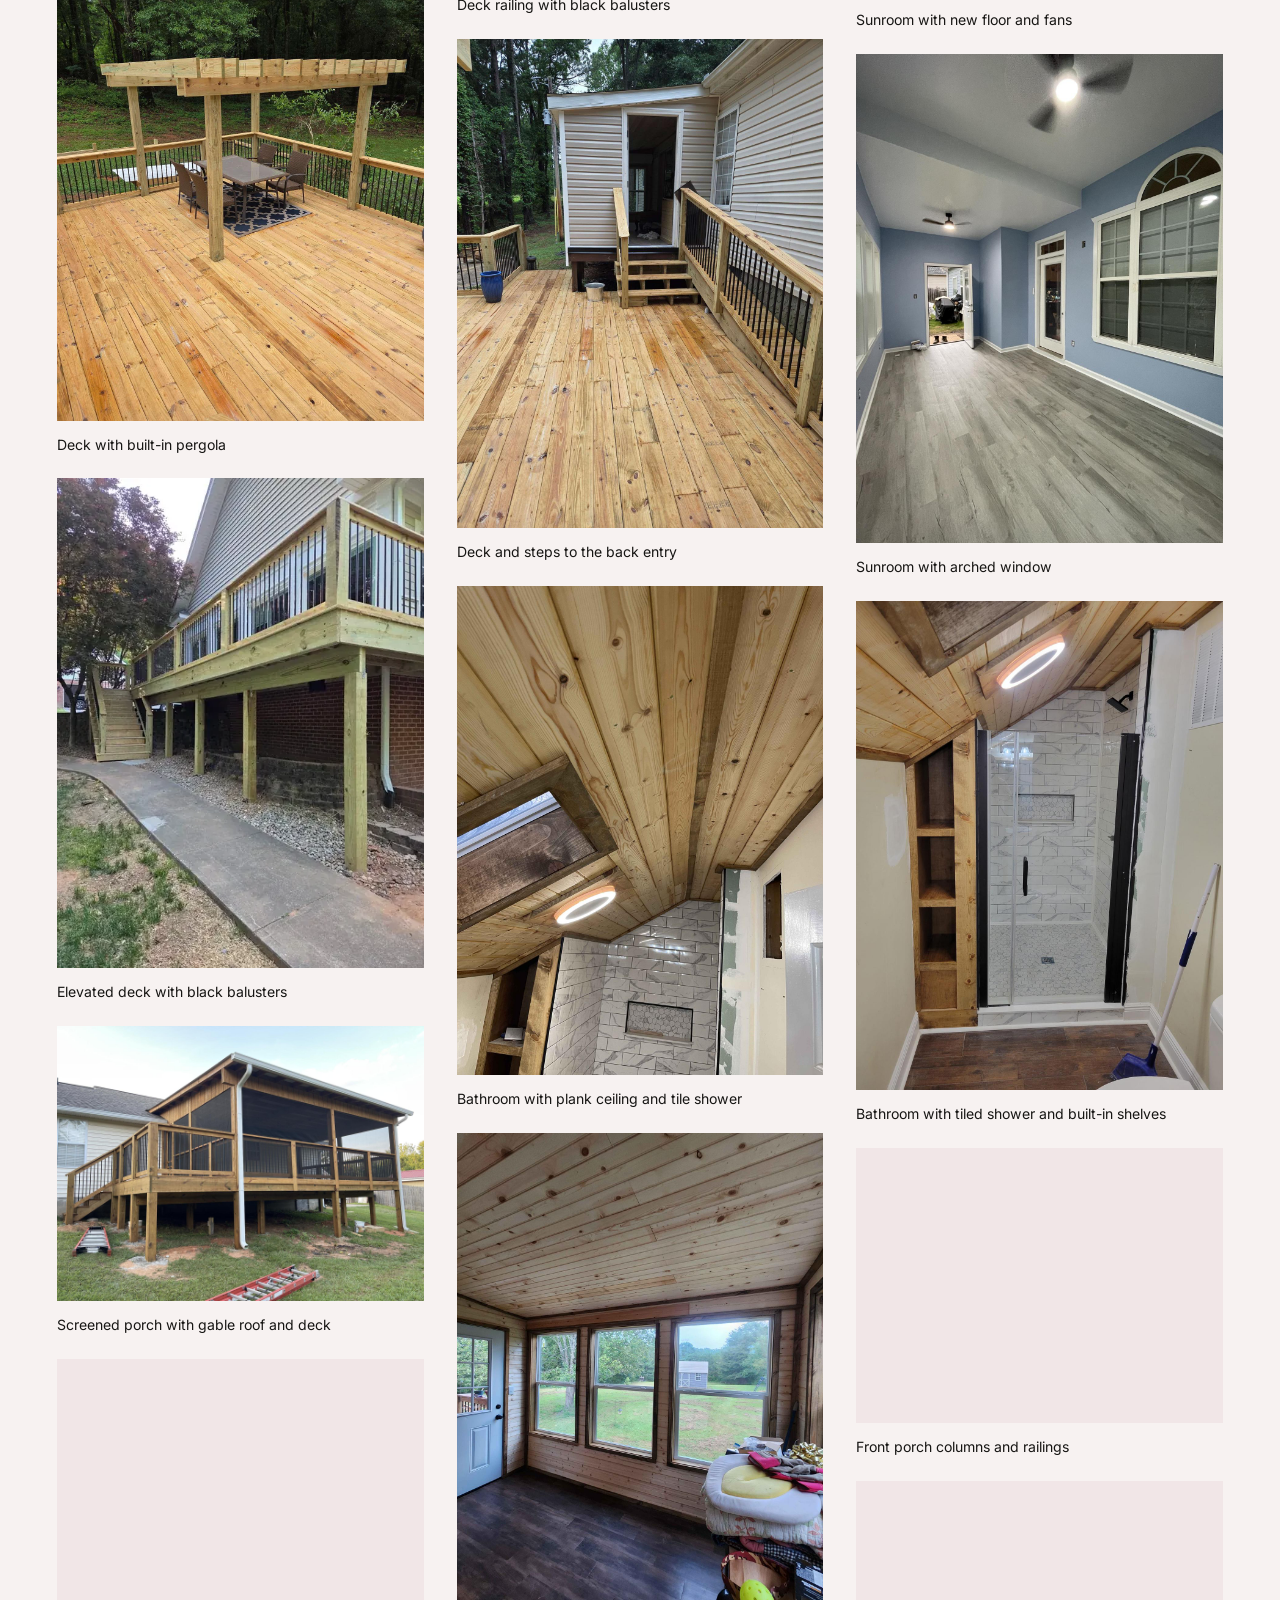
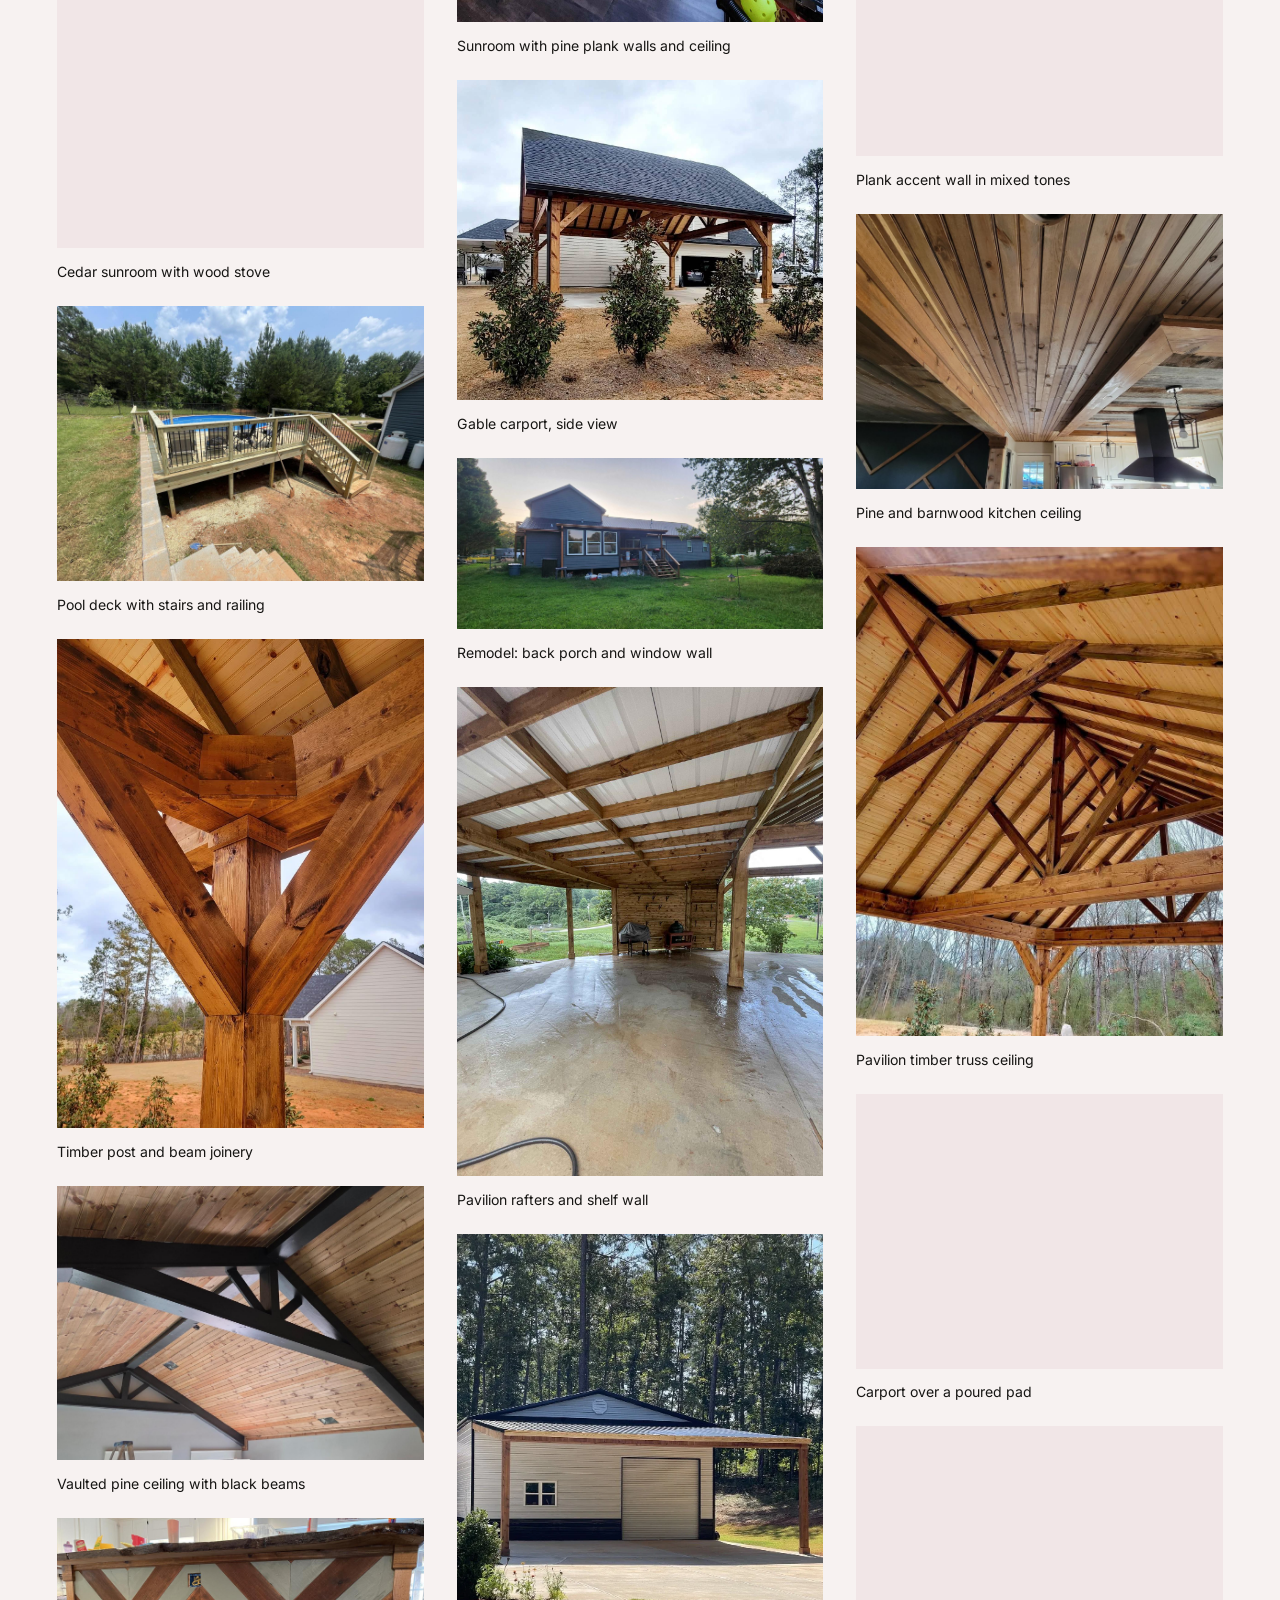
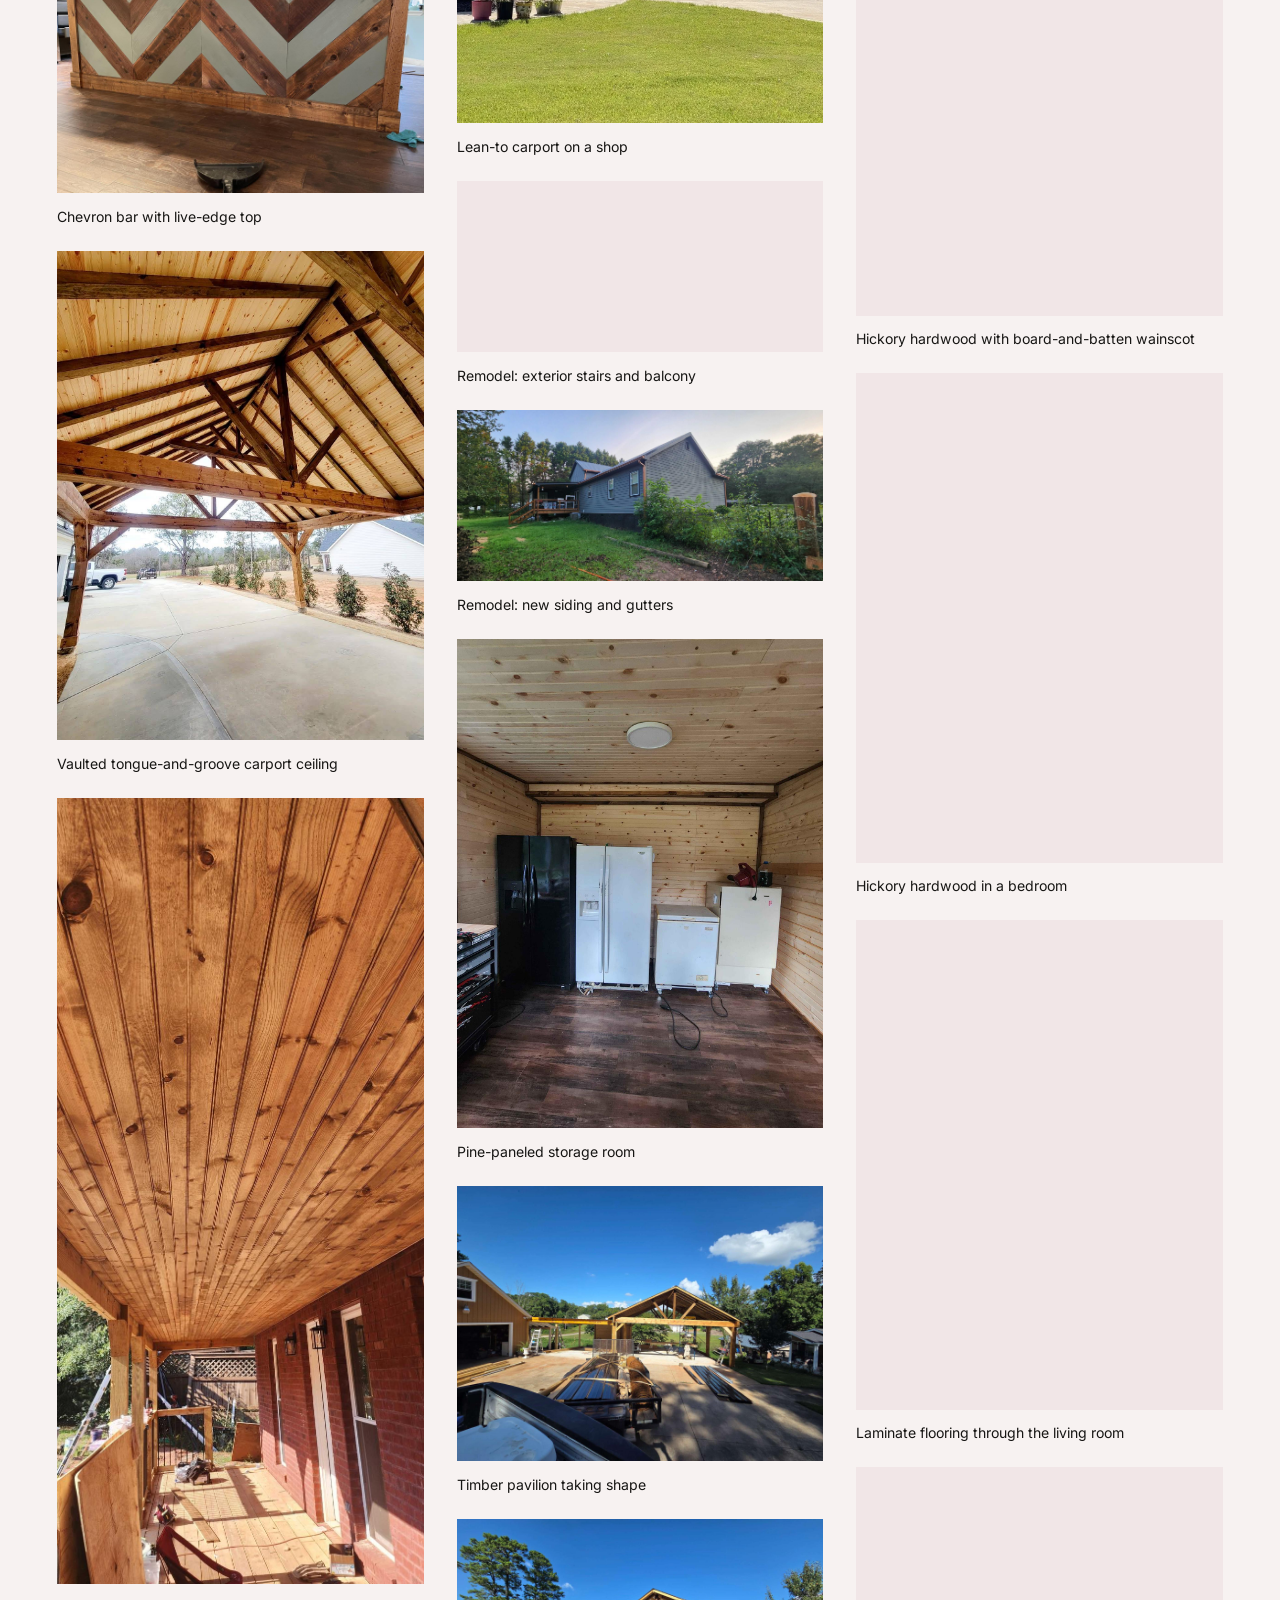
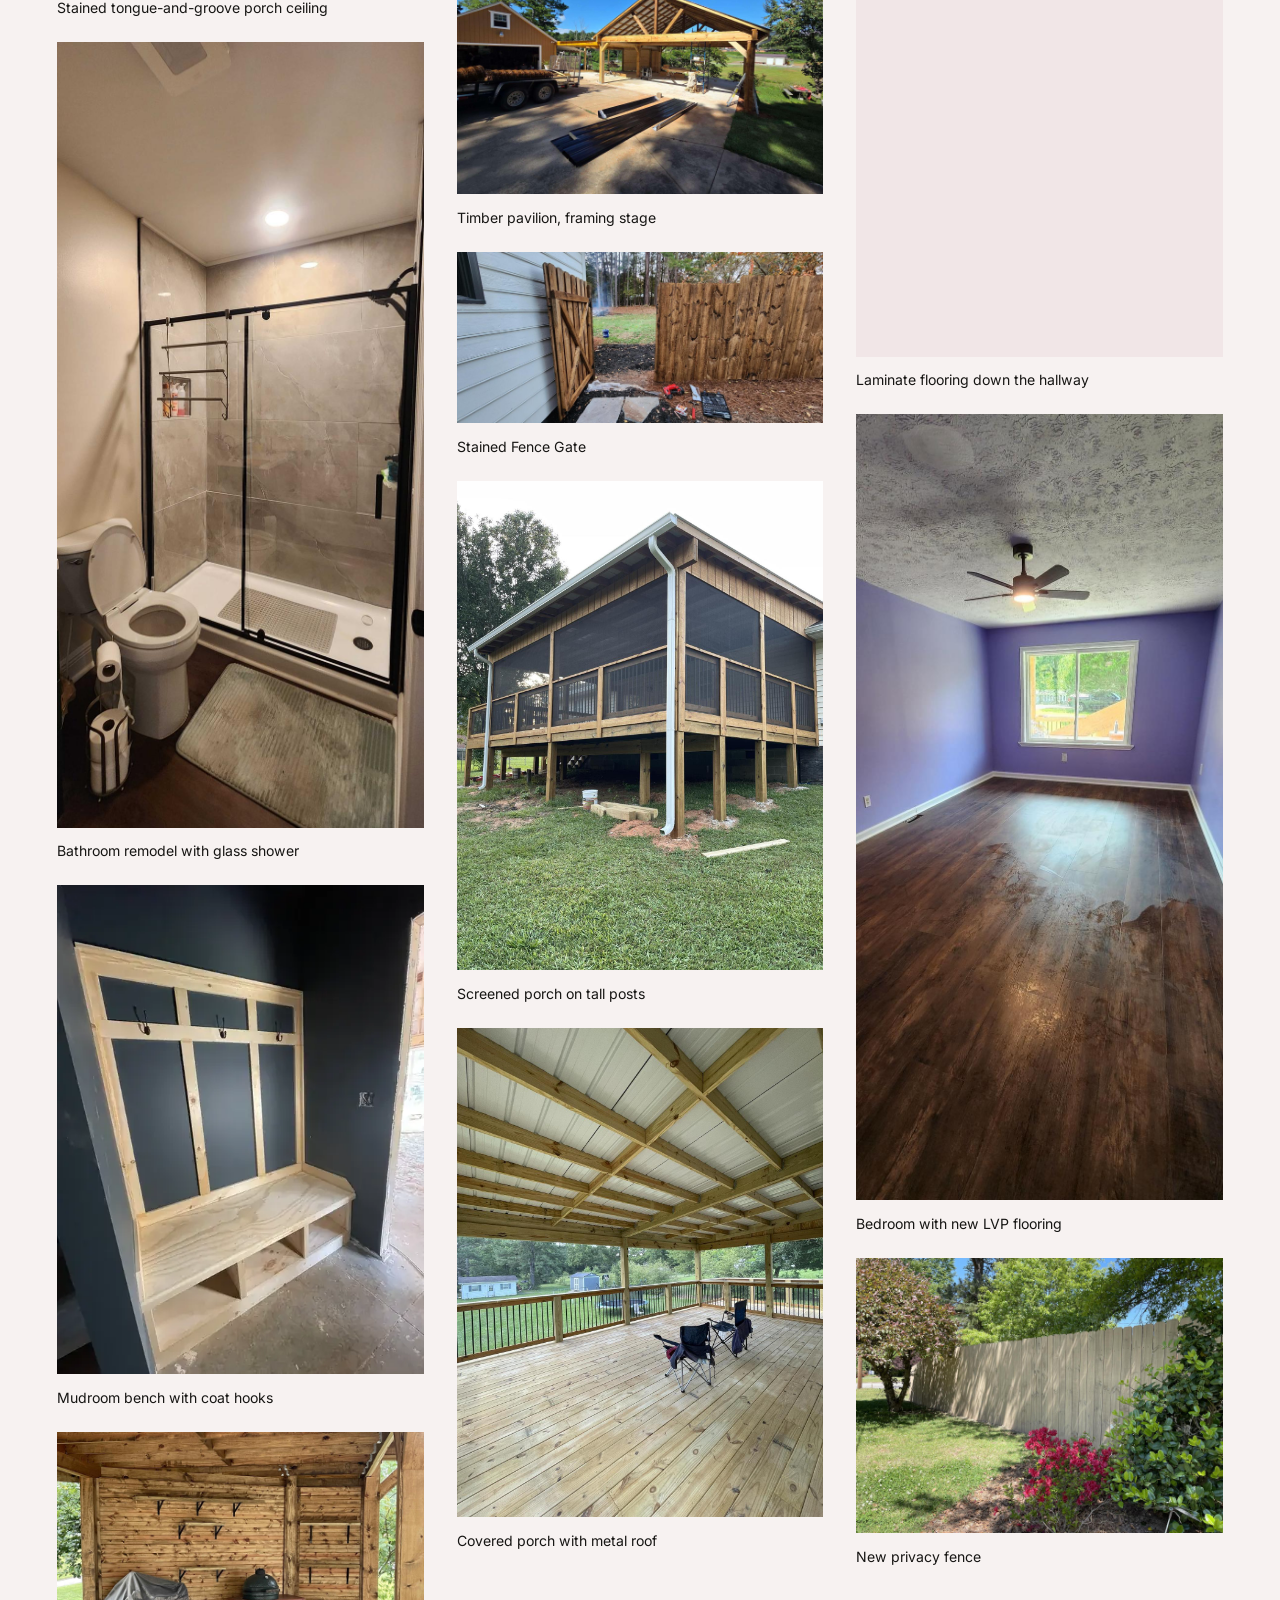
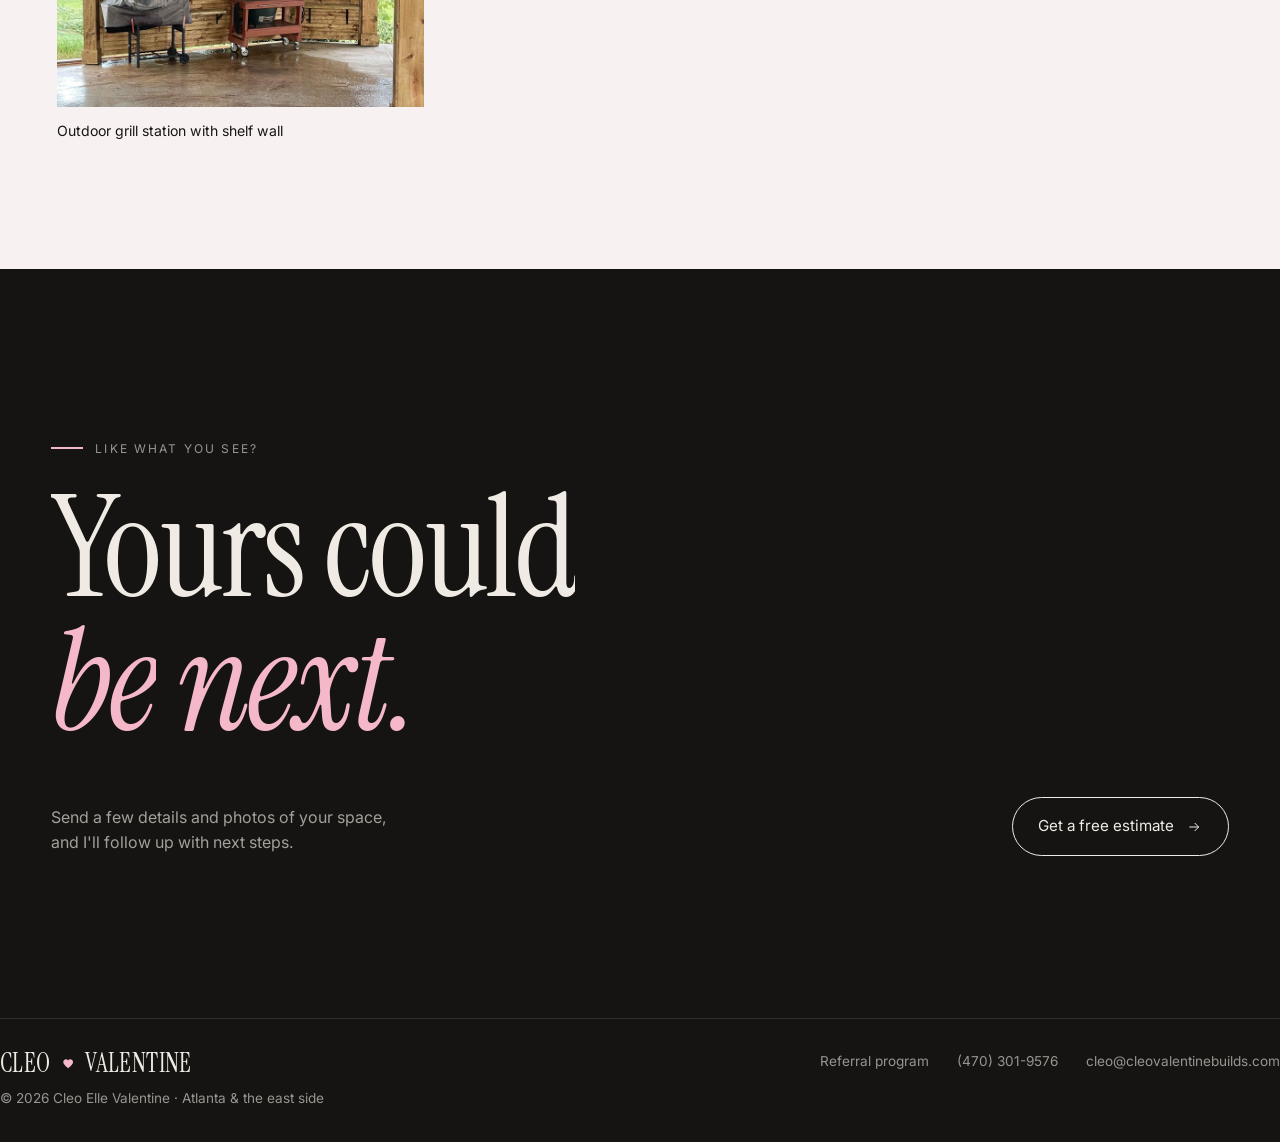
<file: gallery.html>
<!DOCTYPE html>
<html lang="en" class="no-js">
<head>
  <meta charset="utf-8">
  <meta name="viewport" content="width=device-width, initial-scale=1">
  <title>Gallery — Cleo Elle Valentine</title>
  <meta name="description" content="Recent carpentry and repair work across Atlanta and the east side: decks, porches, remodels, built-ins and custom woodwork.">
  <link rel="canonical" href="https://cleovalentinebuilds.com/gallery">
  <link rel="icon" href="favicon.svg" type="image/svg+xml">
  <meta property="og:type" content="website">
  <meta property="og:site_name" content="Cleo Elle Valentine Carpentry">
  <meta property="og:title" content="Gallery — Cleo Elle Valentine Carpentry">
  <meta property="og:description" content="Recent carpentry projects: decks, porches, remodels, built-ins and custom woodwork around Atlanta and south of the city.">
  <meta property="og:url" content="https://cleovalentinebuilds.com/gallery">
  <meta property="og:image" content="https://cleovalentinebuilds.com/images/work/timber-pavilion-and-carport.jpg">
  <meta name="twitter:card" content="summary_large_image">
  <script>document.documentElement.classList.replace("no-js", "js");</script>
  <link rel="preconnect" href="https://fonts.googleapis.com">
  <link rel="preconnect" href="https://fonts.gstatic.com" crossorigin>
  <link href="https://fonts.googleapis.com/css2?family=Instrument+Serif:ital@0;1&family=Inter:wght@400;500;600&display=swap" rel="stylesheet">
  <link rel="stylesheet" href="css/styles.css?v=9bc67736">
  <!-- Start the photo list and first gallery photo downloading right away. The preload image is kept in sync with data/gallery.json by .github/workflows/optimize-photos.yml. -->
  <link rel="preload" href="data/gallery.json" as="fetch" crossorigin>
  <link rel="preload" as="image" href="images/work/whole-home-remodel-front-porch.jpg" fetchpriority="high">
  <script type="application/ld+json">
{
  "@context": "https://schema.org",
  "@type": "HomeAndConstructionBusiness",
  "@id": "https://cleovalentinebuilds.com/#business",
  "name": "Cleo Valentine Builds",
  "alternateName": "Cleo Elle Valentine Carpentry",
  "description": "Carpentry and home repair across Atlanta and the east side: doors, trim, drywall, flooring, decks, porches, remodels and built-ins. Queer-owned and woman-owned.",
  "url": "https://cleovalentinebuilds.com/",
  "telephone": "+1-470-301-9576",
  "email": "cleo@cleovalentinebuilds.com",
  "image": "https://cleovalentinebuilds.com/images/work/whole-home-remodel-front-porch.jpg",
  "logo": "https://cleovalentinebuilds.com/favicon.svg",
  "founder": {
    "@type": "Person",
    "name": "Cleo Elle Valentine"
  },
  "address": {
    "@type": "PostalAddress",
    "addressLocality": "Jackson",
    "addressRegion": "GA",
    "addressCountry": "US"
  },
  "areaServed": [
    {
      "@type": "City",
      "name": "Atlanta",
      "addressRegion": "GA"
    },
    {
      "@type": "City",
      "name": "Decatur",
      "addressRegion": "GA"
    },
    {
      "@type": "City",
      "name": "East Point",
      "addressRegion": "GA"
    },
    {
      "@type": "City",
      "name": "Clarkston",
      "addressRegion": "GA"
    },
    {
      "@type": "City",
      "name": "Avondale Estates",
      "addressRegion": "GA"
    },
    {
      "@type": "City",
      "name": "Stone Mountain",
      "addressRegion": "GA"
    },
    {
      "@type": "City",
      "name": "Scottdale",
      "addressRegion": "GA"
    },
    {
      "@type": "City",
      "name": "Lithonia",
      "addressRegion": "GA"
    },
    {
      "@type": "City",
      "name": "Conyers",
      "addressRegion": "GA"
    },
    {
      "@type": "City",
      "name": "College Park",
      "addressRegion": "GA"
    },
    {
      "@type": "City",
      "name": "Hapeville",
      "addressRegion": "GA"
    },
    {
      "@type": "City",
      "name": "Forest Park",
      "addressRegion": "GA"
    },
    {
      "@type": "City",
      "name": "Morrow",
      "addressRegion": "GA"
    },
    {
      "@type": "City",
      "name": "Jonesboro",
      "addressRegion": "GA"
    },
    {
      "@type": "City",
      "name": "Stockbridge",
      "addressRegion": "GA"
    },
    {
      "@type": "City",
      "name": "McDonough",
      "addressRegion": "GA"
    },
    {
      "@type": "City",
      "name": "Locust Grove",
      "addressRegion": "GA"
    },
    {
      "@type": "City",
      "name": "Jackson",
      "addressRegion": "GA"
    }
  ],
  "knowsAbout": [
    "Door installation and repair",
    "Trim and baseboard",
    "Drywall repair",
    "Drywall installation",
    "Garage and basement remodeling",
    "Deck building",
    "Deck repair and expansion",
    "Hardwood and LVP flooring",
    "Built-ins and shelving",
    "Custom woodwork",
    "Screened porches",
    "Pergolas",
    "Rot repair",
    "Framing"
  ],
  "priceRange": "$$",
  "sameAs": [
    "https://maps.google.com/?cid=7729775057304121120"
  ]
}
  </script>
</head>
<body>
  <div class="curtain" aria-hidden="true"></div>
  <div class="progress" aria-hidden="true"></div>

  <header class="nav">
    <div class="container nav__inner">
      <a href="/" class="brand" aria-label="Cleo Valentine Builds, home">
        <span>Cleo</span>
        <svg class="brand__heart" viewBox="0 0 24 24" aria-hidden="true"><path d="M12 20.6C9.7 18.5 3.8 14.3 3.8 10.1 3.8 7.4 6 5.3 8.6 5.3 10.3 5.3 11.4 6.4 12 7.6 12.6 6.4 13.7 5.3 15.4 5.3 18 5.3 20.2 7.4 20.2 10.1 20.2 14.3 14.3 18.5 12 20.6Z"/></svg>
        <span>Valentine</span>
      </a>
      <nav class="nav__links">
        <a href="/">Home</a>
        <a href="/small-jobs">Small Jobs</a>
        <a href="/gallery" aria-current="page">Gallery</a>
        <a href="/contact">Contact</a>
      </nav>
    </div>
  </header>

  <main>
    <section class="page-head">
      <div class="container">
        <span class="eyebrow" data-reveal style="--d:.4s">Gallery</span>
        <div class="page-head__row">
          <h1 class="display split" style="--d:.5s">The <em>work.</em></h1>
          <p class="lead" data-reveal style="--d:.4s">Recent work, from Atlanta and the east side down through the counties south of the city. Tap any photo to see it larger.</p>
        </div>
      </div>
    </section>

    <section class="container">
      <div class="filters" role="toolbar" aria-label="Filter projects" data-stagger="0.04">
        <button class="filter is-active" data-filter="all" data-reveal>All</button>
        <button class="filter" data-filter="framing" data-reveal>Framing</button>
        <button class="filter" data-filter="sheetrock" data-reveal>Sheetrock</button>
        <button class="filter" data-filter="trim" data-reveal>Doors &amp; Trim</button>
        <button class="filter" data-filter="flooring" data-reveal>Flooring</button>
        <button class="filter" data-filter="decks" data-reveal>Decks</button>
        <button class="filter" data-filter="pergolas" data-reveal>Pergolas</button>
        <button class="filter" data-filter="porches" data-reveal>Screened Porches</button>
        <button class="filter" data-filter="woodwork" data-reveal>Custom Woodwork</button>
        <button class="filter" data-filter="carports" data-reveal>Carports &amp; Pavilions</button>
        <button class="filter" data-filter="remodels" data-reveal>Remodels</button>
        <button class="filter" data-filter="fencing" data-reveal>Fencing</button>
      </div>

      <!-- Photos are listed in data/gallery.json (edit with Pages CMS) and stored in images/work/ -->
      <div class="masonry" data-photos="gallery"></div>
    </section>

    <section class="cta">
      <div class="container">
        <span class="eyebrow" data-reveal>Like what you see?</span>
        <h2 class="display cta__title split">Yours could<br><em>be next.</em></h2>
        <div class="cta__row">
          <p data-reveal>Send a few details and photos of your space, and I'll follow up with next steps.</p>
          <a href="/contact" class="btn btn--light" data-reveal>Get a free estimate
            <svg viewBox="0 0 24 24" fill="none" stroke="currentColor" stroke-width="1.5"><path d="M5 12h14M13 6l6 6-6 6"/></svg>
          </a>
        </div>
      </div>
    </section>
  </main>

  <div class="lightbox" role="dialog" aria-modal="true" aria-label="Project photo" hidden>
    <button class="lightbox__close" aria-label="Close"><svg viewBox="0 0 24 24" fill="none" stroke="currentColor" stroke-width="1.5"><path d="M6 6l12 12M18 6 6 18"/></svg></button>
    <button class="lightbox__nav lightbox__nav--prev" aria-label="Previous"><svg viewBox="0 0 24 24" fill="none" stroke="currentColor" stroke-width="1.5"><path d="M19 12H5M11 6l-6 6 6 6"/></svg></button>
    <button class="lightbox__nav lightbox__nav--next" aria-label="Next"><svg viewBox="0 0 24 24" fill="none" stroke="currentColor" stroke-width="1.5"><path d="M5 12h14M13 6l6 6-6 6"/></svg></button>
    <figure class="lightbox__frame" style="margin:0">
      <div class="lightbox__media"></div>
      <figcaption class="lightbox__cap"><span></span><span></span></figcaption>
    </figure>
  </div>

  <footer class="footer">
    <div class="container footer__inner">
      <div class="footer__id">
        <a href="/" class="footer__brand" aria-label="Cleo Valentine Builds, home">
          <span>Cleo</span>
          <svg class="brand__heart" viewBox="0 0 24 24" aria-hidden="true"><path d="M12 20.6C9.7 18.5 3.8 14.3 3.8 10.1 3.8 7.4 6 5.3 8.6 5.3 10.3 5.3 11.4 6.4 12 7.6 12.6 6.4 13.7 5.3 15.4 5.3 18 5.3 20.2 7.4 20.2 10.1 20.2 14.3 14.3 18.5 12 20.6Z"/></svg>
          <span>Valentine</span>
        </a>
        <span>© <span data-year>2026</span> Cleo Elle Valentine · Atlanta &amp; the east side</span>
      </div>
      <div class="footer__links">
        <a href="/referrals">Referral program</a>
        <a href="tel:4703019576">(470) 301-9576</a>
        <a href="mailto:cleo@cleovalentinebuilds.com">cleo@cleovalentinebuilds.com</a>
      </div>
    </div>
  </footer>

  <!-- Phones only: text or email without hunting for the footer -->
  <div class="callbar">
    <a class="callbar__primary" href="sms:4703019576?&amp;body=Hi%20Cleo%20%E2%80%94%20I%27ve%20got%20a%20job%20I%27d%20like%20a%20quote%20on%3A%20">
      <svg viewBox="0 0 24 24" fill="none" stroke="currentColor" stroke-width="1.6" aria-hidden="true"><path d="M21 11.5a8 8 0 0 1-8 8H8l-5 3 1.5-4.4A8 8 0 0 1 11 3.5h2a8 8 0 0 1 8 8Z"/></svg>
      Text a photo
    </a>
    <a href="mailto:cleo@cleovalentinebuilds.com?subject=Job%20inquiry">
      <svg viewBox="0 0 24 24" fill="none" stroke="currentColor" stroke-width="1.6" aria-hidden="true"><rect x="3" y="5" width="18" height="14" rx="2"/><path d="m3.5 7 8.5 6 8.5-6"/></svg>
      Email
    </a>
  </div>

  <script src="js/render-photos.js?v=191d8ce3"></script>
  <script src="js/main.js?v=3a59ae79"></script>
  <script src="js/gallery.js?v=4574a91e"></script>
</body>
</html>
</file>
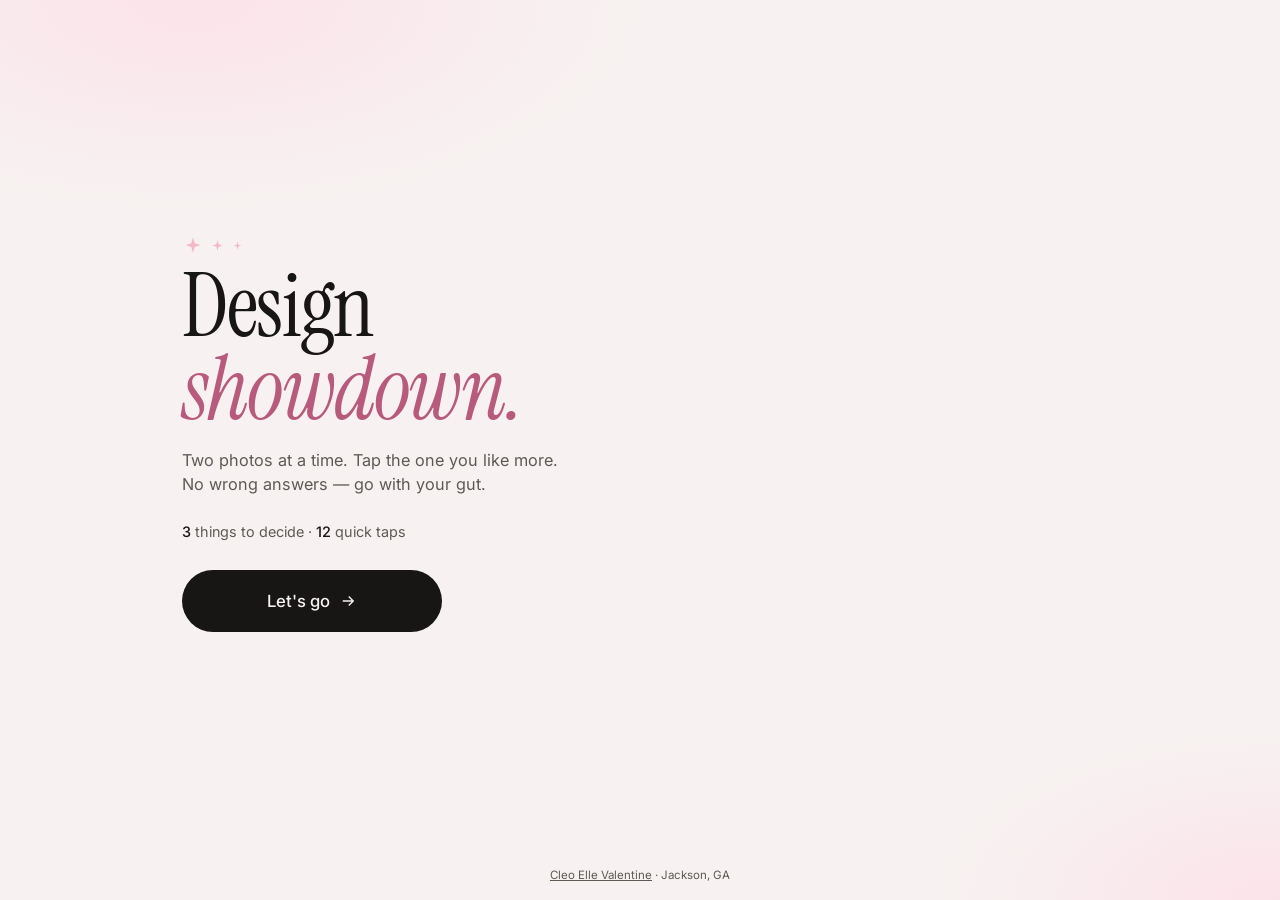
<file: picks.html>
<!DOCTYPE html>
<html lang="en" class="no-js">
<head>
  <meta charset="utf-8">
  <meta name="viewport" content="width=device-width, initial-scale=1, viewport-fit=cover">
  <title>Design Picks</title>
  <meta name="description" content="A quick, private way to narrow down design choices.">
  <!-- Private page: not linked from the site and kept out of search results -->
  <meta name="robots" content="noindex, nofollow">
  <meta name="theme-color" content="#f7f2f1">
  <link rel="icon" href="favicon.svg" type="image/svg+xml">
  <script>document.documentElement.classList.replace("no-js", "js");</script>
  <link rel="preconnect" href="https://fonts.googleapis.com">
  <link rel="preconnect" href="https://fonts.gstatic.com" crossorigin>
  <link href="https://fonts.googleapis.com/css2?family=Instrument+Serif:ital@0;1&family=Inter:wght@400;500;600&display=swap" rel="stylesheet">
  <link rel="stylesheet" href="css/picks.css?v=7887d544">
</head>
<body>
  <div class="confetti" aria-hidden="true"></div>

  <main class="app">

    <!-- ============ INTRO ============ -->
    <section class="screen is-on" id="screen-intro">
      <div class="intro">
        <span class="sparkles" aria-hidden="true">
          <svg viewBox="0 0 24 24" fill="currentColor"><path d="M12 2.5 13.9 9 20 11l-6.1 2L12 19.5 10.1 13 4 11l6.1-2L12 2.5Z"/></svg>
          <svg viewBox="0 0 24 24" fill="currentColor"><path d="M12 2.5 13.9 9 20 11l-6.1 2L12 19.5 10.1 13 4 11l6.1-2L12 2.5Z"/></svg>
          <svg viewBox="0 0 24 24" fill="currentColor"><path d="M12 2.5 13.9 9 20 11l-6.1 2L12 19.5 10.1 13 4 11l6.1-2L12 2.5Z"/></svg>
        </span>

        <p class="hello" data-hello hidden></p>
        <h1 class="title">Design<br><em>showdown.</em></h1>
        <p class="blurb">
          Two photos at a time. Tap the one you like more.<br>
          No wrong answers — go with your gut.
        </p>

        <p class="stat" data-stat></p>

        <div class="intro__buttons">
          <button class="btn btn--big" type="button" data-start>
            Let's go
            <svg viewBox="0 0 24 24" fill="none" stroke="currentColor" stroke-width="1.8" aria-hidden="true"><path d="M5 12h14M13 6l6 6-6 6"/></svg>
          </button>
          <button class="btn btn--ghost" type="button" data-resume hidden>Pick up where I left off</button>
        </div>

        <p class="empty" data-empty hidden>
          No photos in here yet. Add some folders to <code>images/picks/</code> and run
          <code>python scripts/build_picks.py</code>.
        </p>
      </div>
    </section>

    <!-- ============ THE GAME ============ -->
    <section class="screen" id="screen-game" hidden>
      <header class="bar">
        <button class="undo" type="button" data-undo disabled>
          <svg viewBox="0 0 24 24" fill="none" stroke="currentColor" stroke-width="1.8" aria-hidden="true"><path d="M9 14 4 9l5-5"/><path d="M4 9h10a6 6 0 0 1 0 12h-3"/></svg>
          <span>Undo</span>
        </button>
        <span class="bar__count" data-count>1 / 1</span>
      </header>

      <div class="track" aria-hidden="true"><i data-progress></i></div>

      <div class="ask">
        <h2 class="ask__title" data-topic>Loading</h2>
        <p class="ask__round" data-round></p>
      </div>

      <div class="arena">
        <button class="card" type="button" data-card="0">
          <span class="card__badge" data-badge>A</span>
          <img alt="" data-img decoding="async">
          <span class="card__label" data-label></span>
          <span class="card__heart" aria-hidden="true">
            <svg viewBox="0 0 24 24" fill="currentColor"><path d="M12 20s-7-4.6-7-9.4A3.9 3.9 0 0 1 12 8a3.9 3.9 0 0 1 7 2.6C19 15.4 12 20 12 20Z"/></svg>
          </span>
        </button>

        <div class="vs" aria-hidden="true"><span>or</span></div>

        <button class="card" type="button" data-card="1">
          <span class="card__badge" data-badge>B</span>
          <img alt="" data-img decoding="async">
          <span class="card__label" data-label></span>
          <span class="card__heart" aria-hidden="true">
            <svg viewBox="0 0 24 24" fill="currentColor"><path d="M12 20s-7-4.6-7-9.4A3.9 3.9 0 0 1 12 8a3.9 3.9 0 0 1 7 2.6C19 15.4 12 20 12 20Z"/></svg>
          </span>
        </button>
      </div>

      <p class="cheer" data-cheer aria-live="polite">Tap the one you like more</p>
    </section>

    <!-- ============ RESULTS ============ -->
    <section class="screen" id="screen-results" hidden>
      <div class="done">
        <span class="trophy" aria-hidden="true">
          <svg viewBox="0 0 24 24" fill="none" stroke="currentColor" stroke-width="1.6"><path d="M8 4h8v5a4 4 0 0 1-8 0V4Z"/><path d="M16 5h3v2a3 3 0 0 1-3 3M8 5H5v2a3 3 0 0 0 3 3"/><path d="M12 13v4M9 20h6M10 17h4"/></svg>
        </span>
        <h2 class="title title--sm">Look at<br><em>your taste.</em></h2>
        <p class="blurb" data-done-note>Here's what you picked. Add a note to anything you want to explain.</p>

        <ul class="winners" data-winners></ul>

        <form class="send" data-send>
          <label class="field" data-name-field>
            <span>Your name</span>
            <input type="text" name="who" autocomplete="name" placeholder="So I know whose picks these are">
          </label>
          <button class="btn btn--big" type="submit">
            Send my picks to Cleo
            <svg viewBox="0 0 24 24" fill="none" stroke="currentColor" stroke-width="1.8" aria-hidden="true"><path d="M5 12h14M13 6l6 6-6 6"/></svg>
          </button>
          <p class="send__status" role="status" aria-live="polite" data-status></p>
          <a class="btn btn--ghost" data-sms hidden>Text them to me instead</a>
        </form>

        <button class="restart" type="button" data-restart>Start over</button>
      </div>
    </section>
  </main>

  <footer class="credit">
    <a href="https://cleovalentinebuilds.com/">Cleo Elle Valentine</a> · Jackson, GA
  </footer>

  <script src="js/picks-data.js?v=96f322ef"></script>
  <script src="js/picks.js?v=2f1ec3d1"></script>
</body>
</html>
</file>
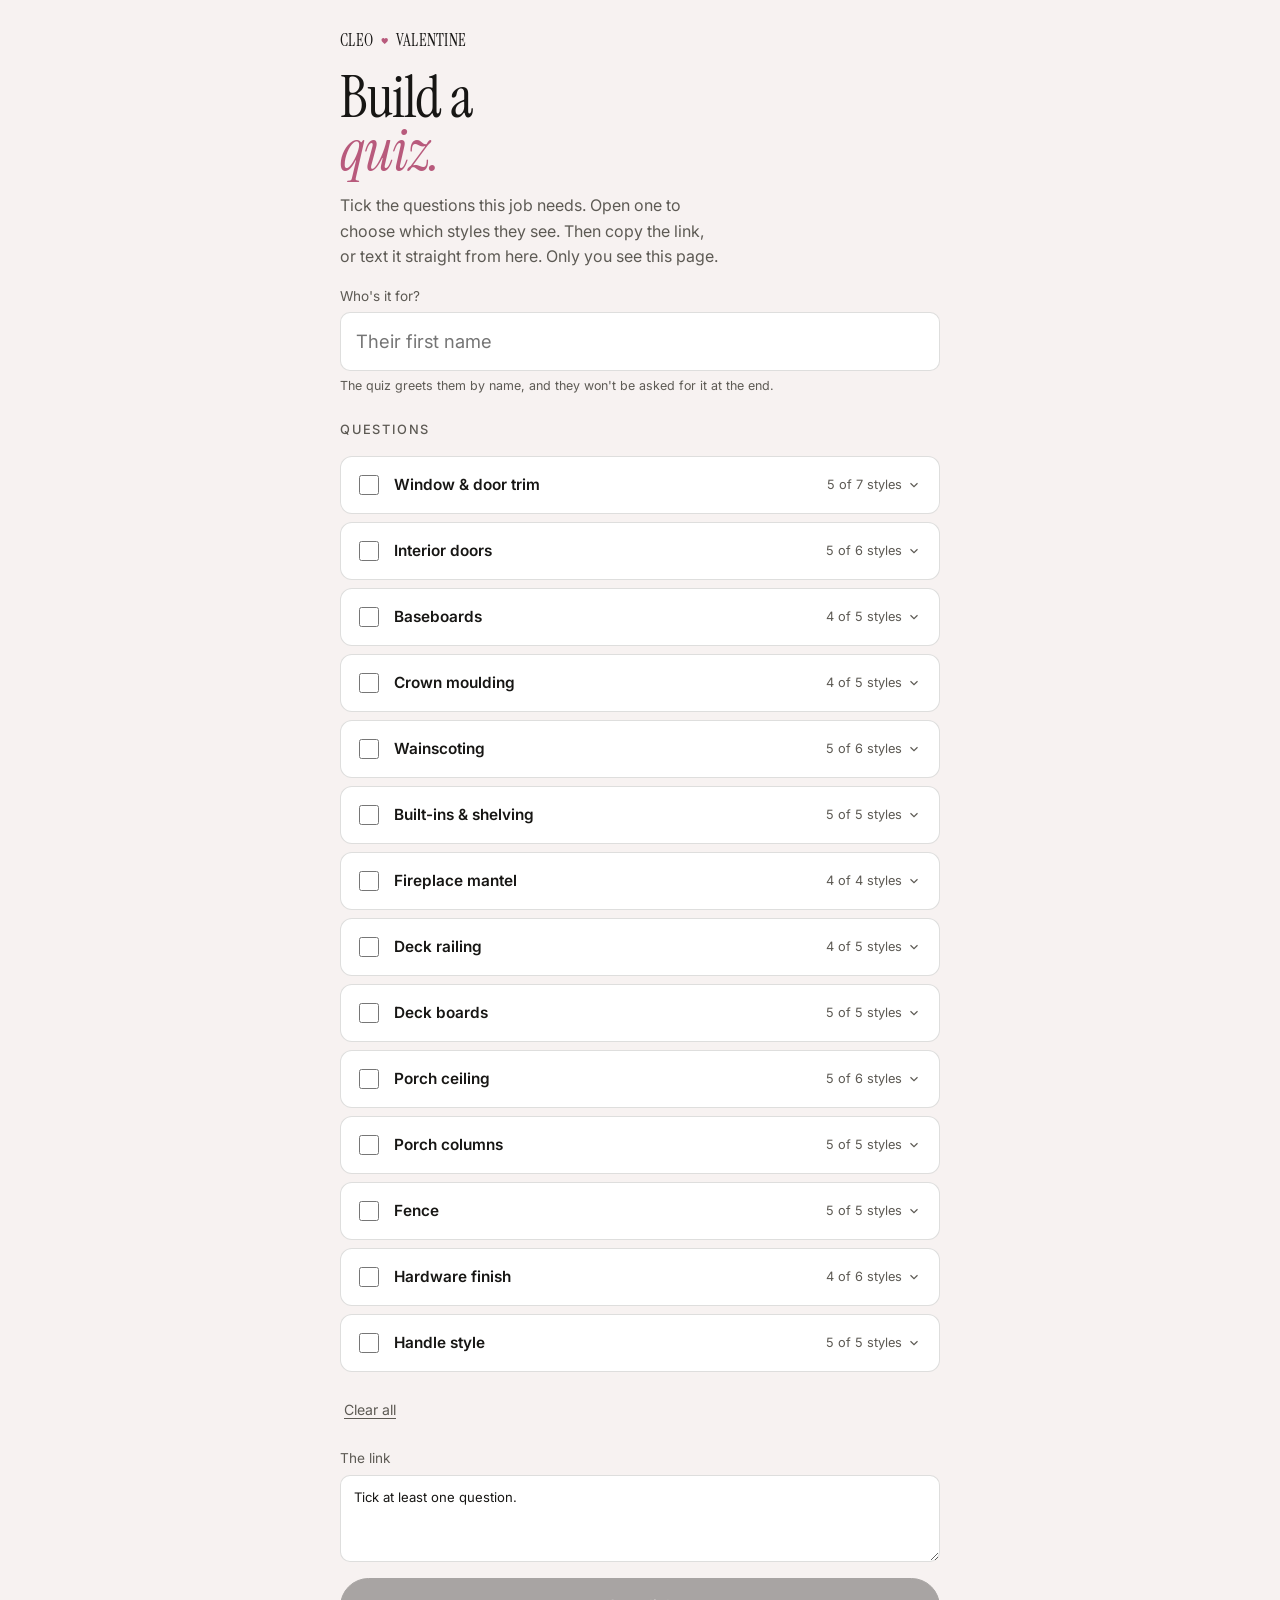
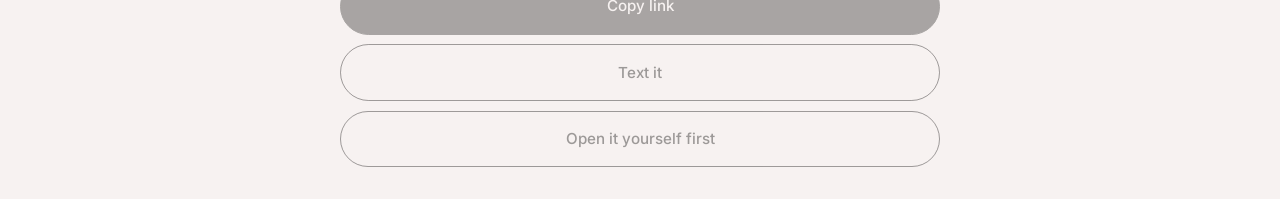
<file: quiz-builder.html>
<!DOCTYPE html>
<html lang="en" class="no-js">
<head>
  <meta charset="utf-8">
  <meta name="viewport" content="width=device-width, initial-scale=1, viewport-fit=cover">
  <title>Build a Quiz</title>
  <meta name="description" content="Pick the questions and styles for a client and get the link.">
  <!-- Yours, not a client's: not linked from the site and kept out of search results -->
  <meta name="robots" content="noindex, nofollow">
  <meta name="theme-color" content="#f7f2f1">
  <link rel="icon" href="favicon.svg" type="image/svg+xml">
  <script>document.documentElement.classList.replace("no-js", "js");</script>
  <link rel="preconnect" href="https://fonts.googleapis.com">
  <link rel="preconnect" href="https://fonts.gstatic.com" crossorigin>
  <link href="https://fonts.googleapis.com/css2?family=Instrument+Serif:ital@0;1&family=Inter:wght@400;500;600&display=swap" rel="stylesheet">
  <link rel="stylesheet" href="css/quiz.css?v=d1a7b294">
</head>
<body>
  <main class="app">
    <section class="screen is-on">
      <div class="build">
        <span class="eyebrow">Cleo <svg class="heart" viewBox="0 0 24 24" aria-hidden="true"><path d="M12 20.6C9.7 18.5 3.8 14.3 3.8 10.1 3.8 7.4 6 5.3 8.6 5.3 10.3 5.3 11.4 6.4 12 7.6 12.6 6.4 13.7 5.3 15.4 5.3 18 5.3 20.2 7.4 20.2 10.1 20.2 14.3 14.3 18.5 12 20.6Z"/></svg> Valentine</span>
        <h1 class="title title--sm">Build a<br><em>quiz.</em></h1>
        <p class="blurb">Tick the questions this job needs. Open one to choose which styles they see. Then copy the link, or text it straight from here. Only you see this page.</p>

        <label class="field field--big">
          <span>Who's it for?</span>
          <input type="text" id="who" autocomplete="off" maxlength="40" placeholder="Their first name">
          <small>The quiz greets them by name, and they won't be asked for it at the end.</small>
        </label>

        <h2>Questions <span class="tally" id="tally"></span></h2>
        <div id="list"><p class="blurb">Loading&hellip;</p></div>

        <div class="buildbar">
          <button class="link" type="button" id="none">Clear all</button>
        </div>

        <label class="field">
          <span>The link</span>
          <textarea id="link" rows="3" readonly></textarea>
        </label>

        <div class="actions">
          <button class="btn btn--solid" type="button" id="copy">Copy link</button>
          <a class="btn btn--line" id="text">Text it</a>
          <a class="btn btn--line" id="preview" target="_blank" rel="noopener">Open it yourself first</a>
          <p class="sent" id="said" hidden>Copied.</p>
        </div>
      </div>
    </section>
  </main>

  <noscript>
    <p style="padding:2rem;font:1rem/1.6 Inter,system-ui,sans-serif">This page needs JavaScript.</p>
  </noscript>

  <script src="js/quiz-core.js?v=89cc95af"></script>
  <script src="js/quiz-builder.js?v=6a136fa3"></script>
</body>
</html>
</file>
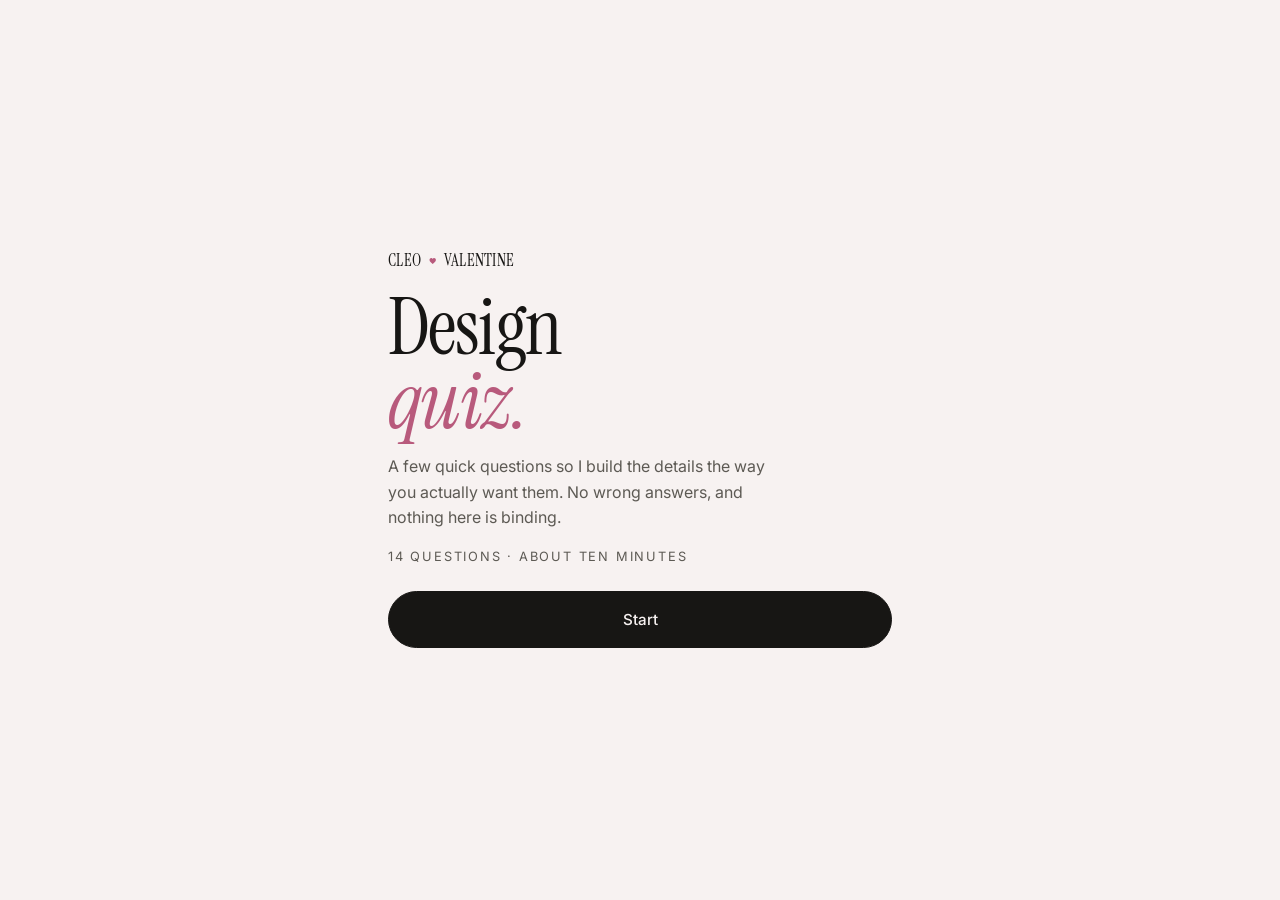
<file: quiz-classic.html>
<!DOCTYPE html>
<html lang="en" class="no-js">
<head>
  <meta charset="utf-8">
  <meta name="viewport" content="width=device-width, initial-scale=1, viewport-fit=cover">
  <title>Design Quiz</title>
  <meta name="description" content="A few quick questions about how you want the details built.">
  <!-- Private page: not linked from the site and kept out of search results -->
  <meta name="robots" content="noindex, nofollow">
  <meta name="theme-color" content="#f7f2f1">
  <link rel="icon" href="favicon.svg" type="image/svg+xml">
  <script>document.documentElement.classList.replace("no-js", "js");</script>
  <link rel="preconnect" href="https://fonts.googleapis.com">
  <link rel="preconnect" href="https://fonts.gstatic.com" crossorigin>
  <link href="https://fonts.googleapis.com/css2?family=Instrument+Serif:ital@0;1&family=Inter:wght@400;500;600&display=swap" rel="stylesheet">
  <link rel="stylesheet" href="css/quiz.css?v=d1a7b294">
</head>
<body>
  <main class="app">

    <!-- ============ INTRO ============ -->
    <section class="screen is-on" id="screen-intro">
      <div class="intro">
        <span class="eyebrow">Cleo <svg class="heart" viewBox="0 0 24 24" aria-hidden="true"><path d="M12 20.6C9.7 18.5 3.8 14.3 3.8 10.1 3.8 7.4 6 5.3 8.6 5.3 10.3 5.3 11.4 6.4 12 7.6 12.6 6.4 13.7 5.3 15.4 5.3 18 5.3 20.2 7.4 20.2 10.1 20.2 14.3 14.3 18.5 12 20.6Z"/></svg> Valentine</span>
        <h1 class="title">Design<br><em>quiz.</em></h1>
        <p class="blurb" data-blurb>Loading&hellip;</p>
        <p class="meta" data-meta></p>
        <button class="btn btn--solid" type="button" data-start disabled>Start</button>
      </div>
    </section>

    <!-- ============ QUESTION ============ -->
    <section class="screen" id="screen-quiz" hidden>
      <header class="bar">
        <span class="step">Question <span data-now>1</span> of <span data-total>1</span></span>
        <button class="link" type="button" data-back hidden>Back</button>
      </header>
      <div class="track" aria-hidden="true"><i data-progress></i></div>

      <div class="ask">
        <h2 class="ask__title" data-title>Loading</h2>
        <p class="ask__note" data-note></p>
      </div>

      <div class="board" data-board role="group" aria-label="Choose one"></div>

      <div class="extras">
        <button class="none" type="button" data-none aria-pressed="false">None of these are quite right</button>
        <div class="qnote">
          <button class="link link--left" type="button" data-note-toggle aria-expanded="false">+ Add a note about this</button>
          <label class="field" data-note-field hidden>
            <span>Your note</span>
            <textarea rows="3" maxlength="500" data-note-text placeholder="Anything you like or don't, or what you'd change"></textarea>
          </label>
        </div>
      </div>

      <div class="nextbar">
        <button class="btn btn--solid btn--wide" type="button" data-next disabled>Next</button>
      </div>
    </section>

    <!-- ============ RESULTS ============ -->
    <section class="screen" id="screen-done" hidden>
      <div class="done">
        <h2 class="title title--sm">That's<br><em>everything.</em></h2>
        <ul class="summary" data-summary></ul>

        <form class="send" data-form>
          <label class="field" data-namefield>
            <span>Your name</span>
            <input type="text" name="client" autocomplete="name" maxlength="60" required>
          </label>
          <label class="field">
            <span>Anything else? (optional)</span>
            <textarea name="notes" rows="3" maxlength="800"></textarea>
          </label>
          <button class="btn btn--solid" type="submit">Send to Cleo</button>
          <p class="sent" data-sent hidden>Sent. Thank you &mdash; I'll come back to you.</p>
          <a class="btn btn--line" data-sms hidden>Text it to me instead</a>
        </form>

        <button class="link link--centre" type="button" data-restart>Start over</button>
      </div>
    </section>

    <section class="screen" id="screen-error" hidden>
      <div class="intro">
        <h1 class="title title--sm">Something<br><em>went wrong.</em></h1>
        <p class="blurb">The quiz didn't load. Text me and I'll send the link again, or walk you through it: <a href="sms:4703019576">(470)&nbsp;301-9576</a></p>
      </div>
    </section>

  </main>

  <!-- A closer look at one style -->
  <div class="zoom" data-zoom hidden role="dialog" aria-modal="true" aria-labelledby="zoom-label">
    <button class="zoom__close" type="button" data-zoom-close aria-label="Close">&times;</button>
    <figure class="zoom__fig">
      <img data-zoom-img alt="">
      <figcaption>
        <strong id="zoom-label" data-zoom-label></strong>
        <span data-zoom-note></span>
      </figcaption>
    </figure>
    <button class="btn btn--solid btn--wide" type="button" data-zoom-pick>Choose this one</button>
  </div>

  <noscript>
    <p style="padding:2rem;font:1rem/1.6 Inter,system-ui,sans-serif">
      This quiz needs JavaScript turned on. If it won't work on your phone, just text me and
      I'll walk you through the choices.
    </p>
  </noscript>

  <script src="js/quiz-core.js?v=89cc95af"></script>
  <script src="js/quiz.js?v=59ebba17"></script>
</body>
</html>
</file>
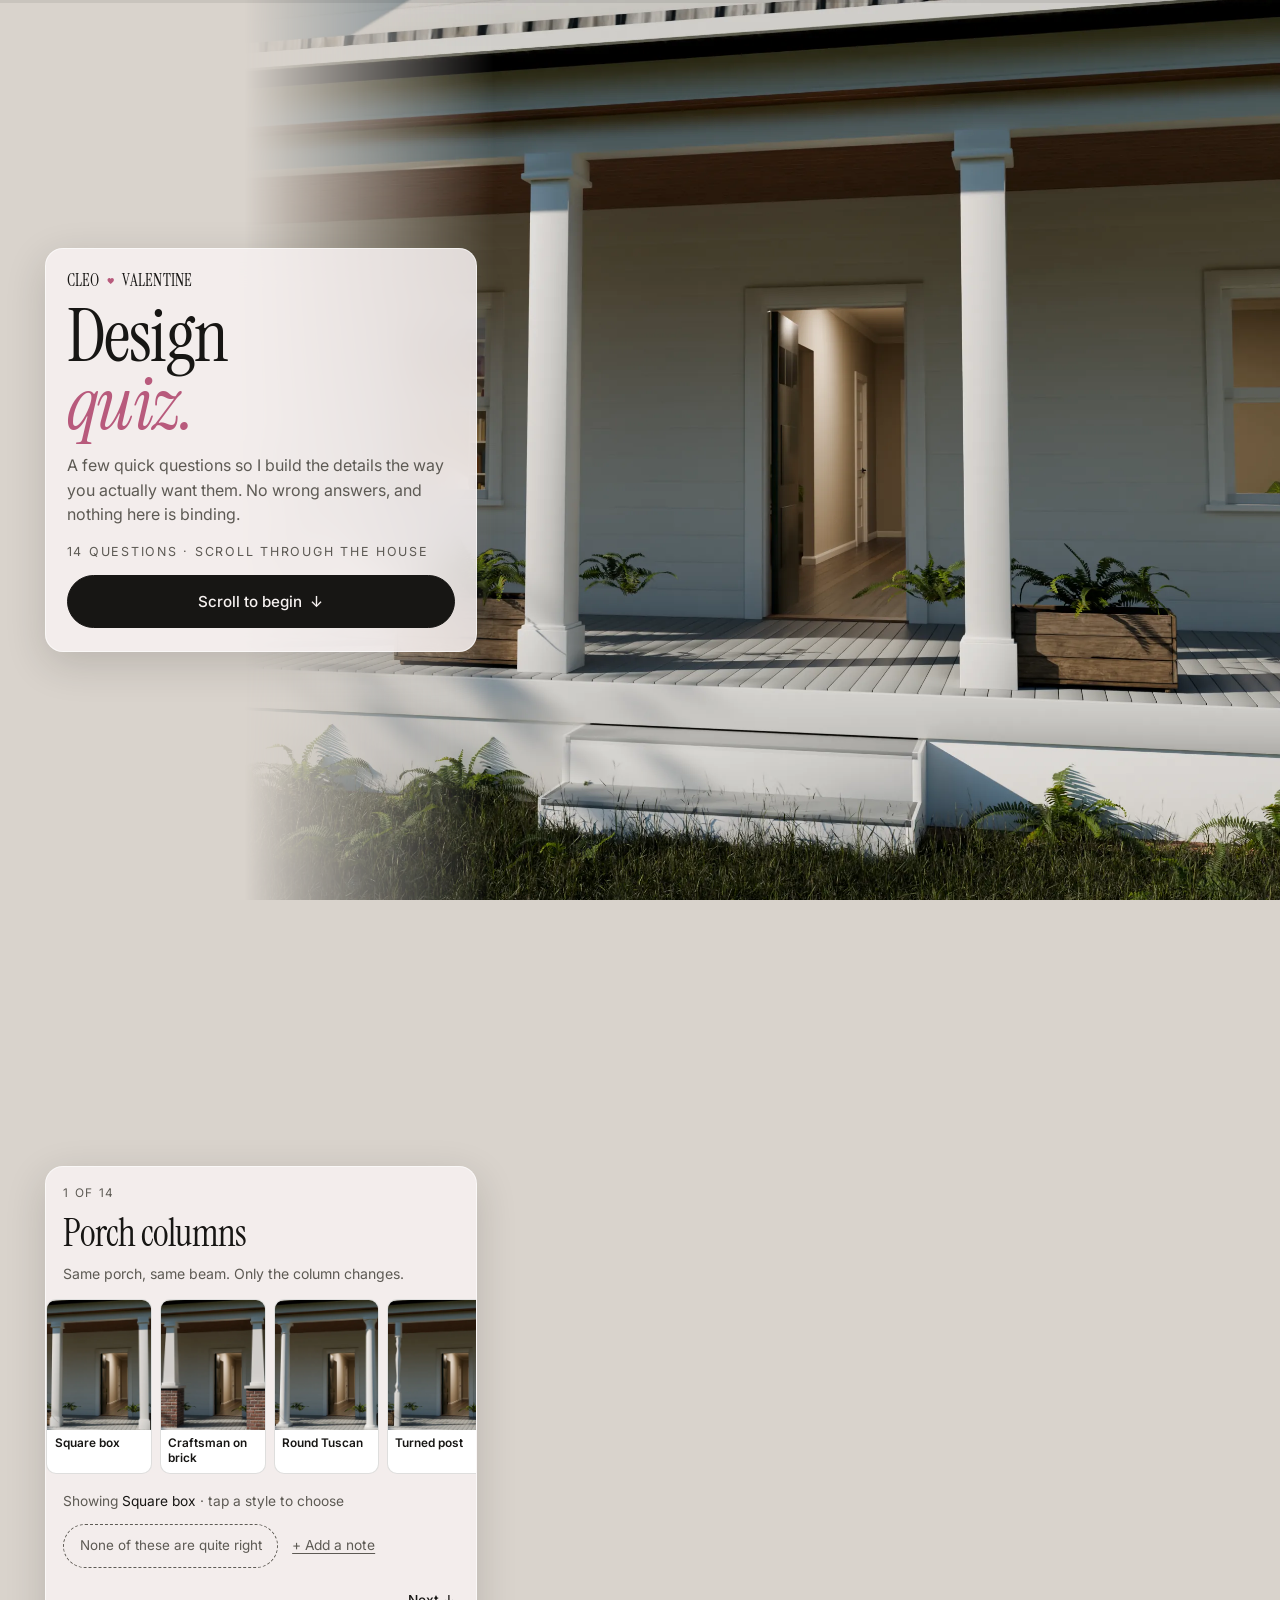
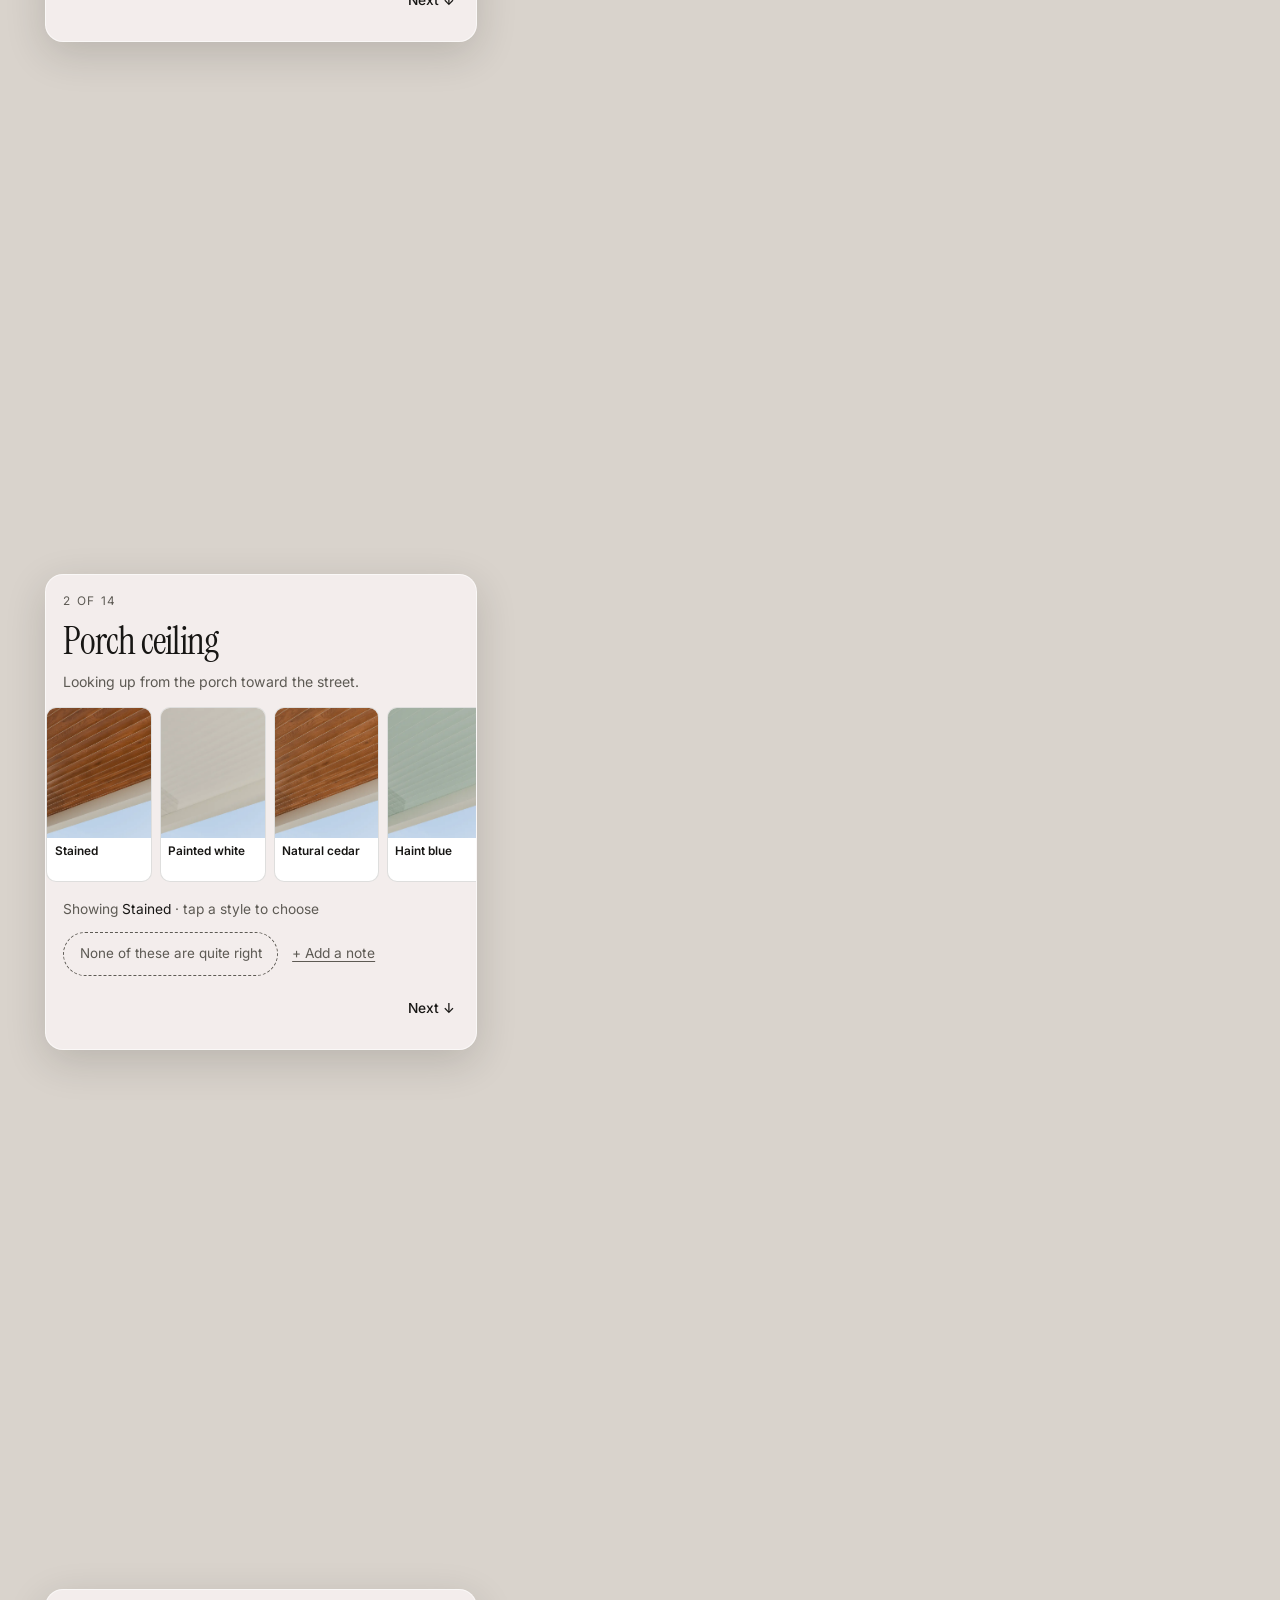
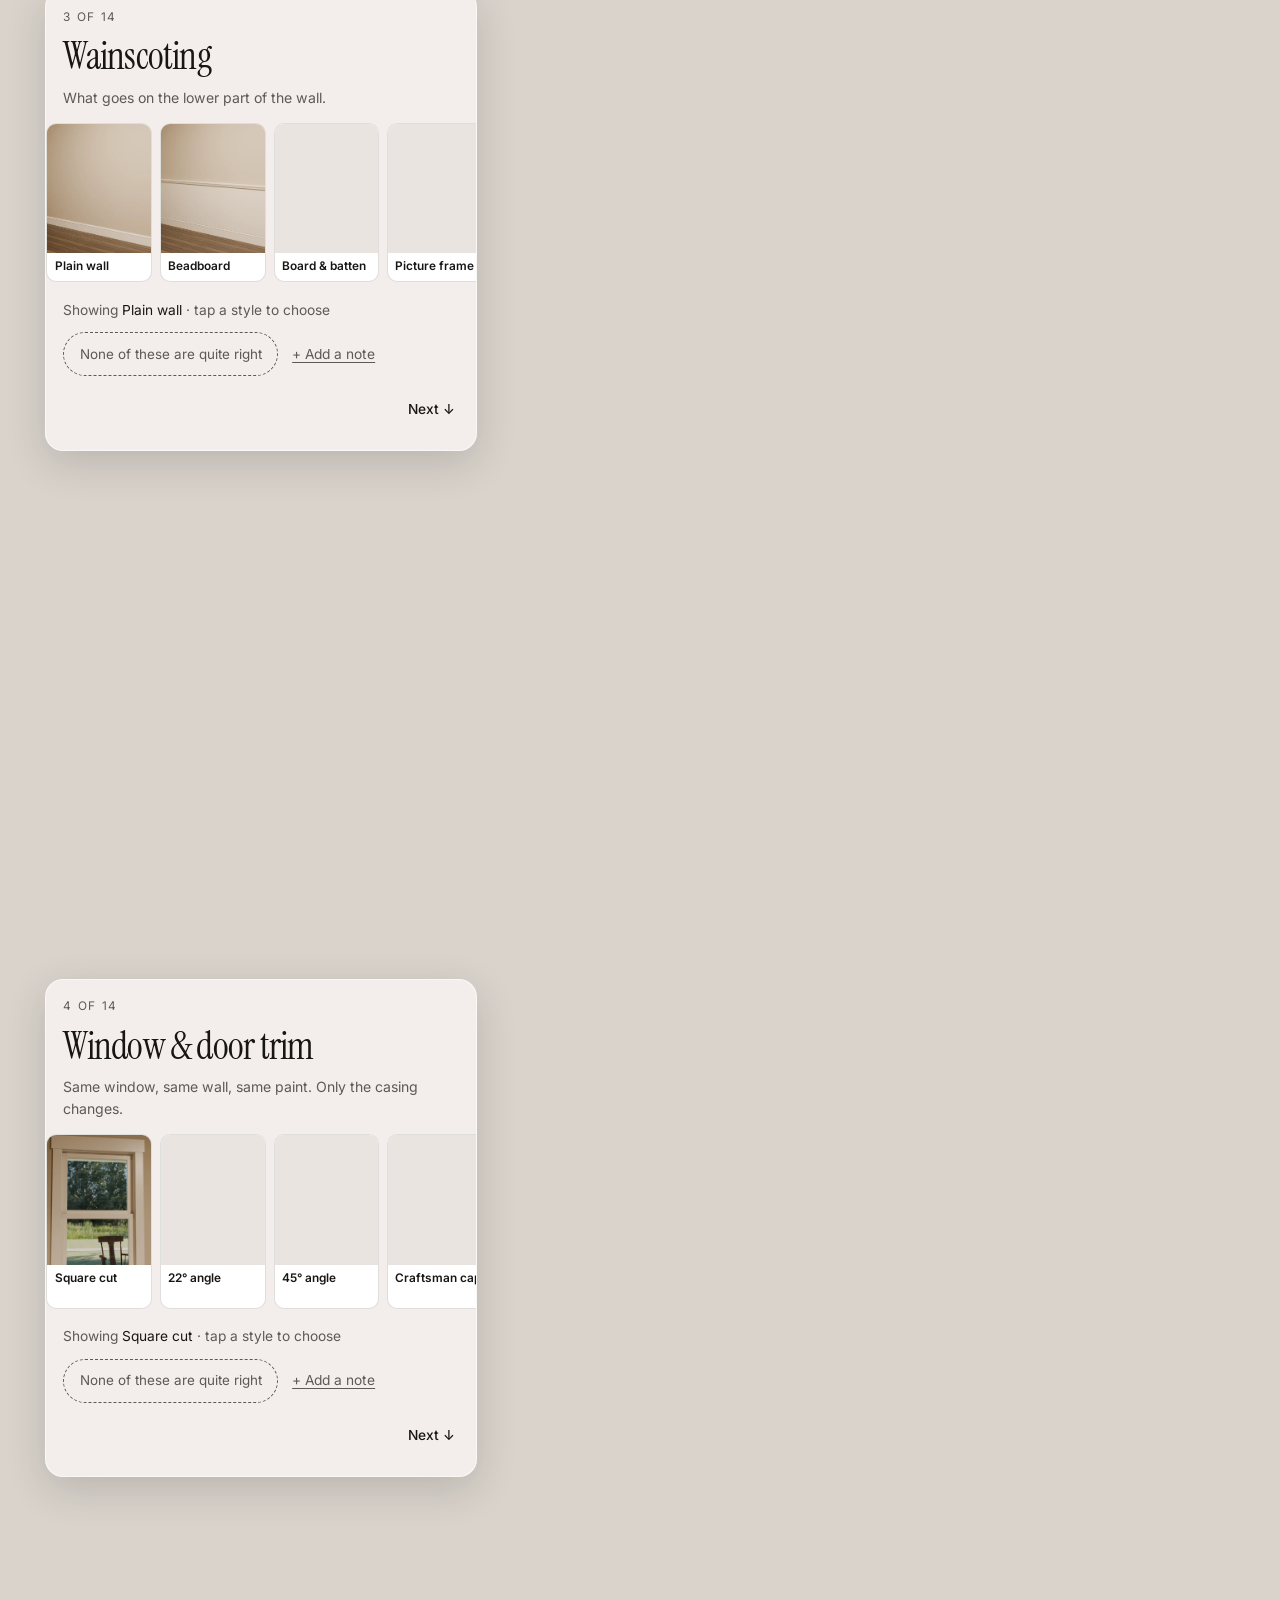
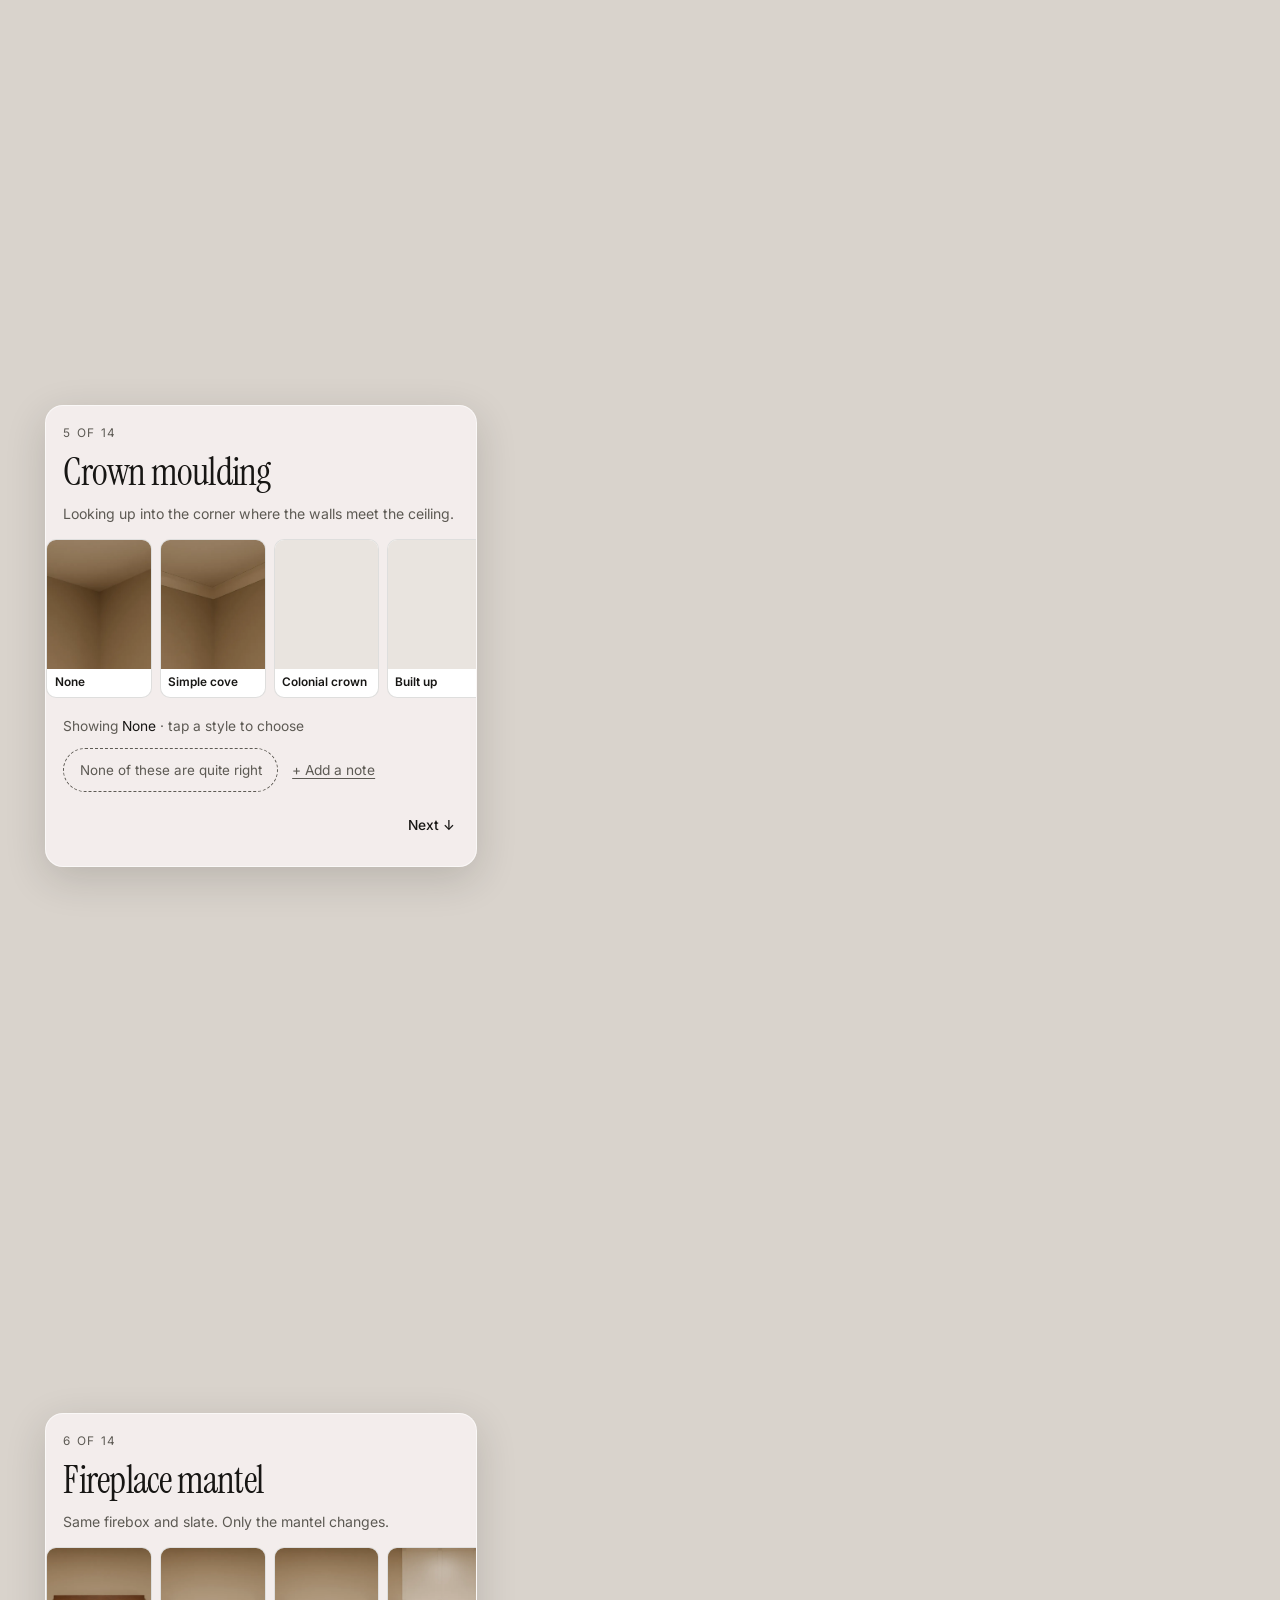
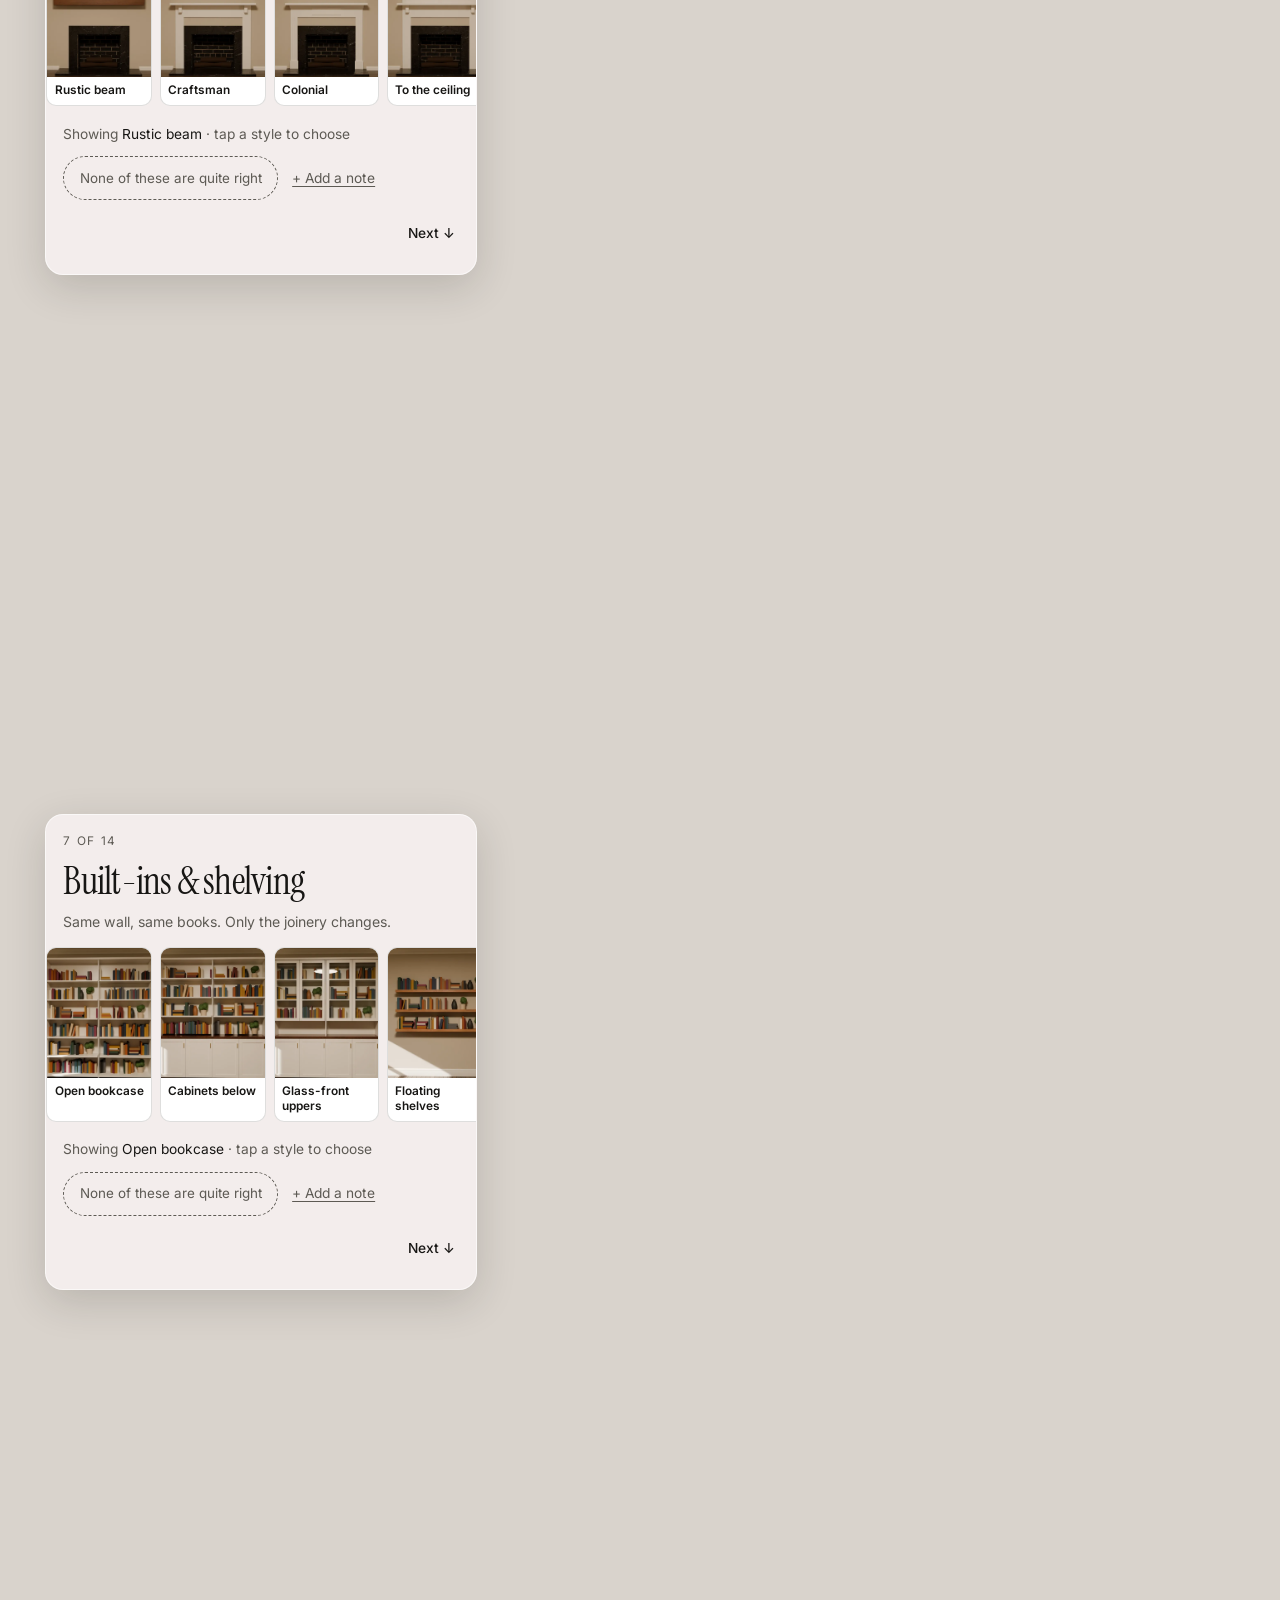
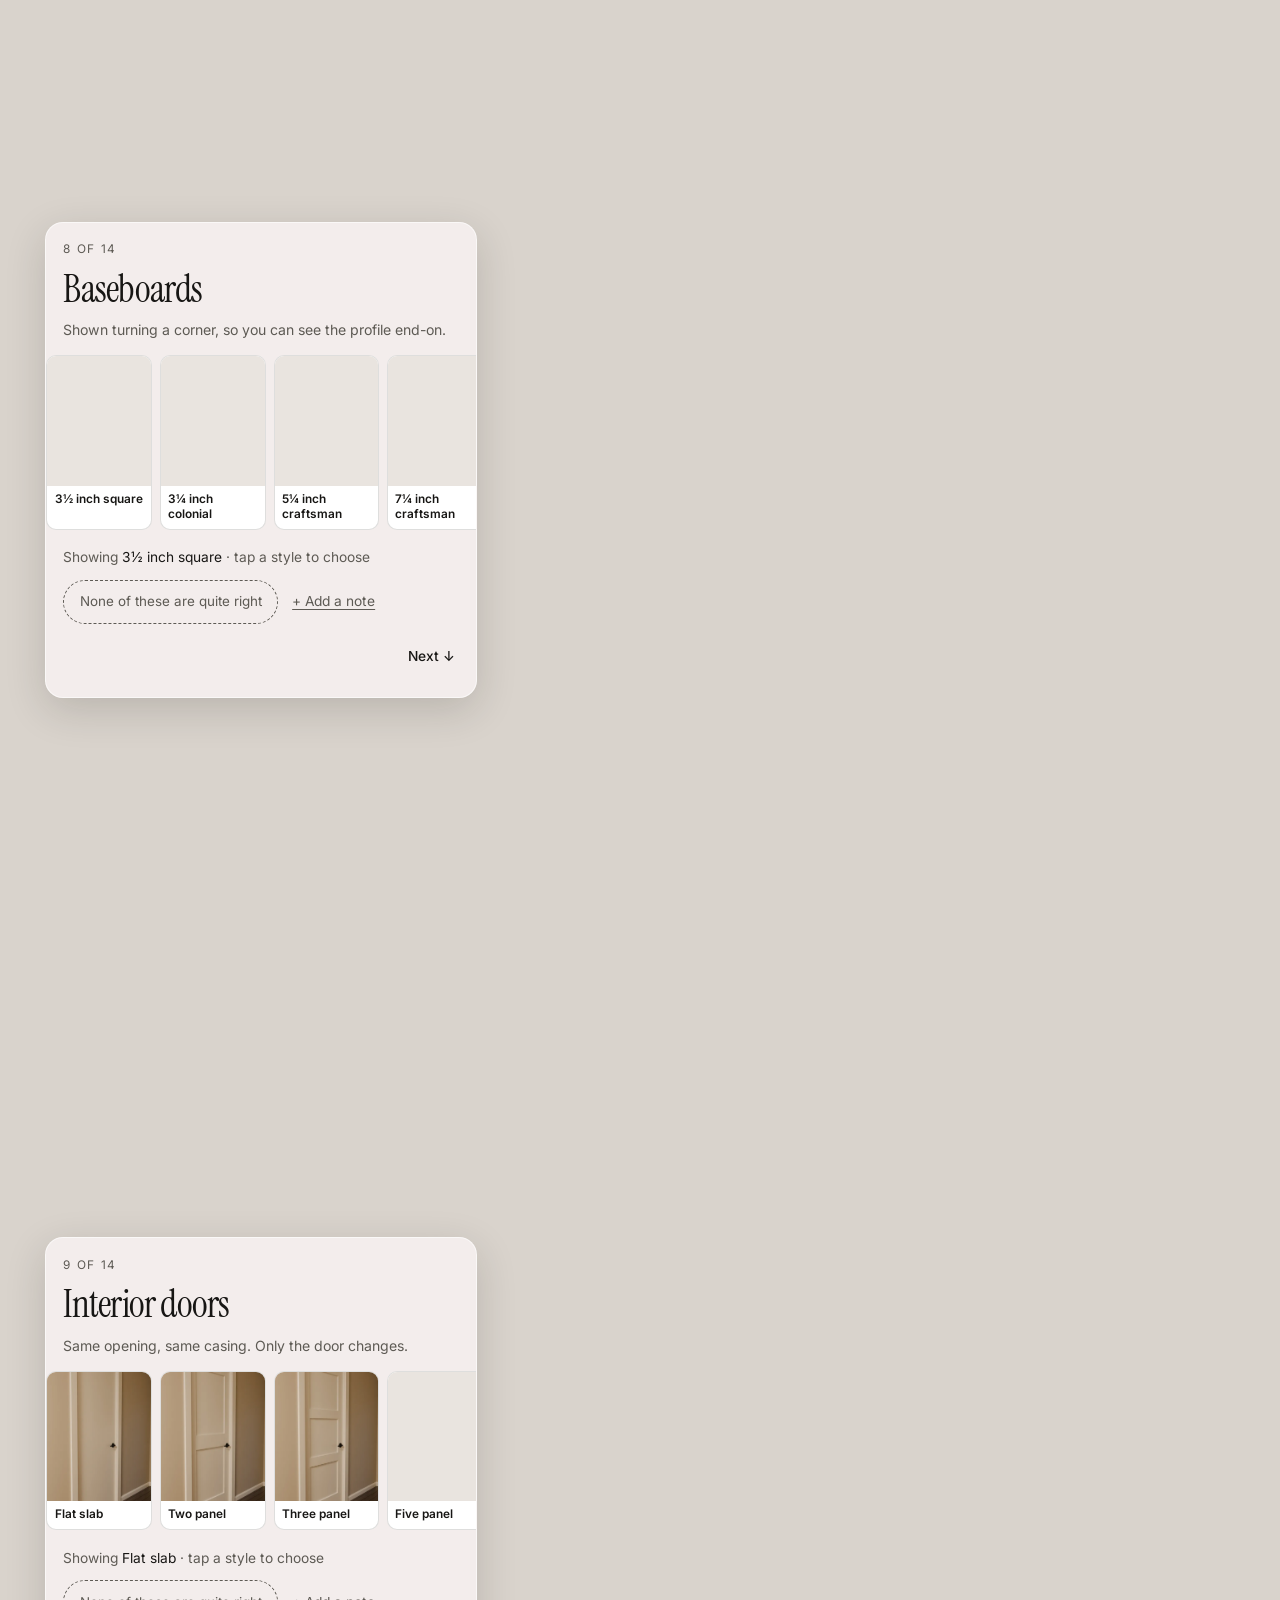
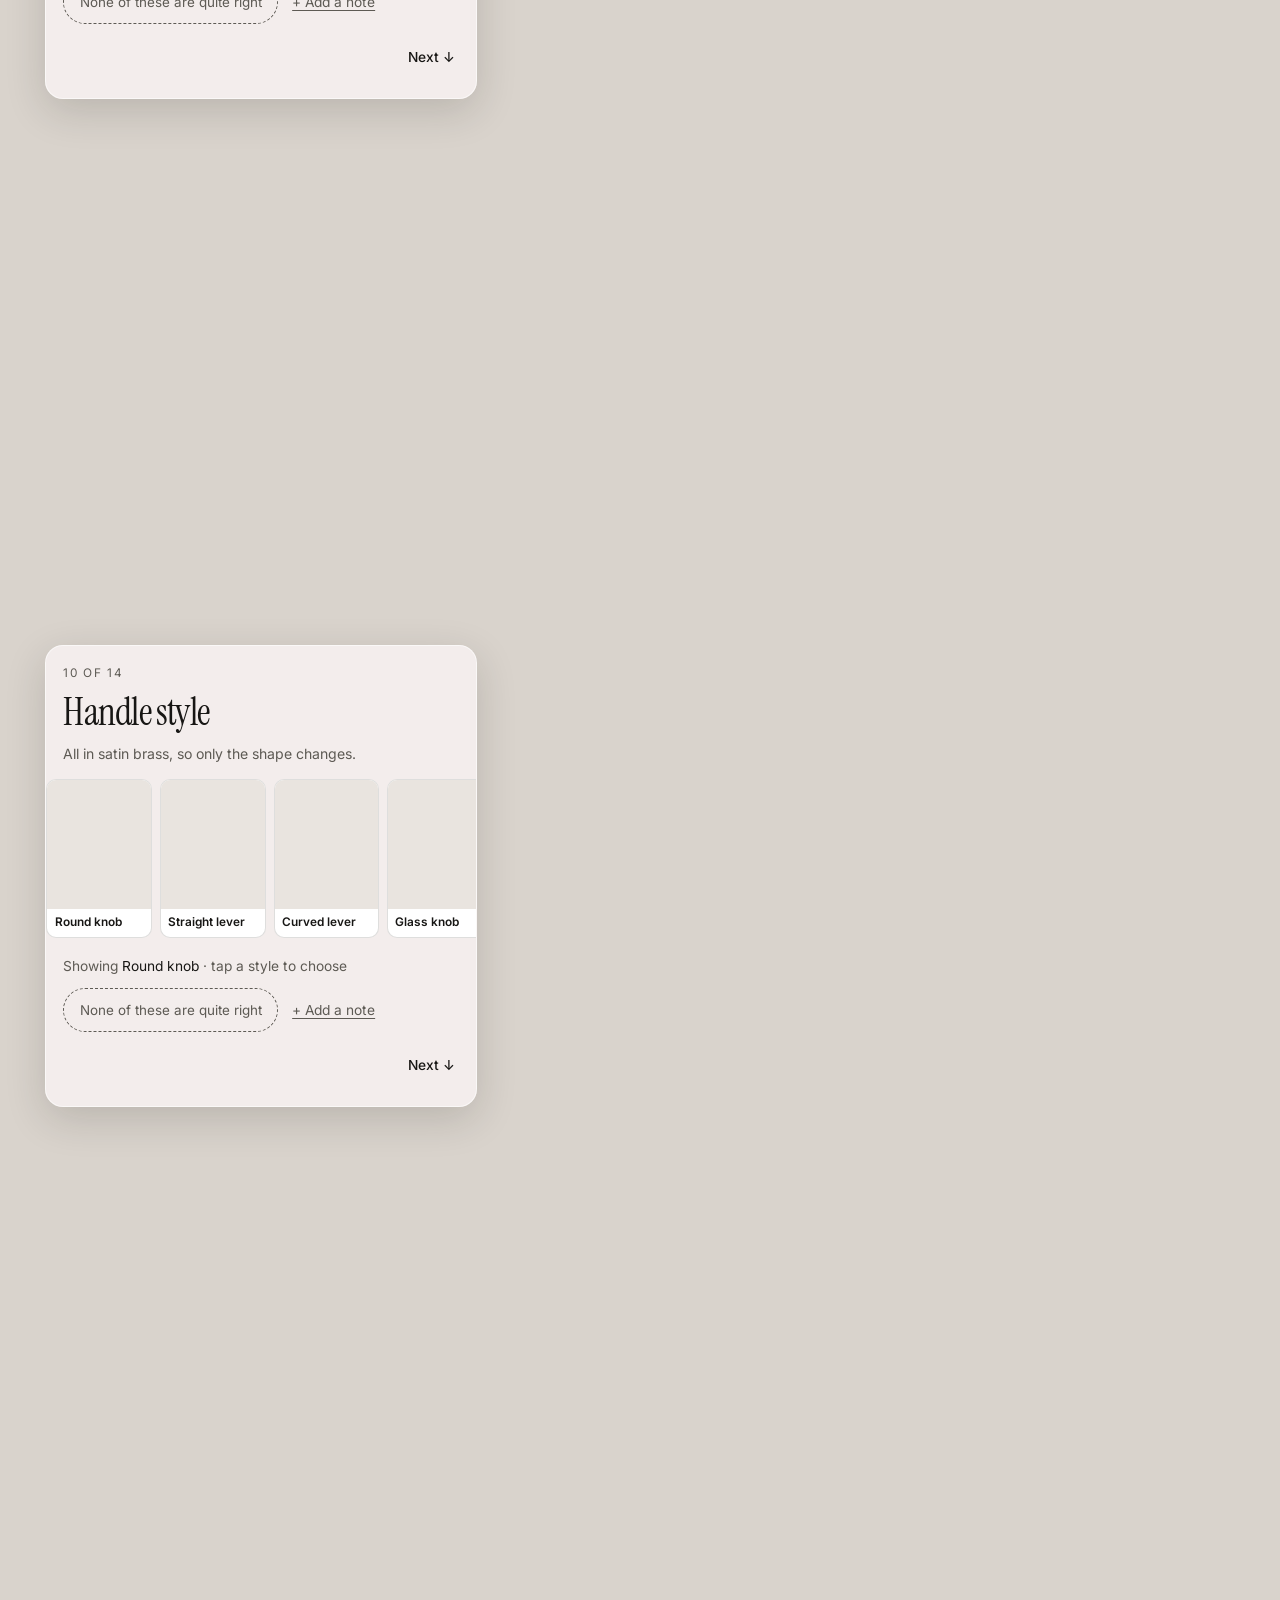
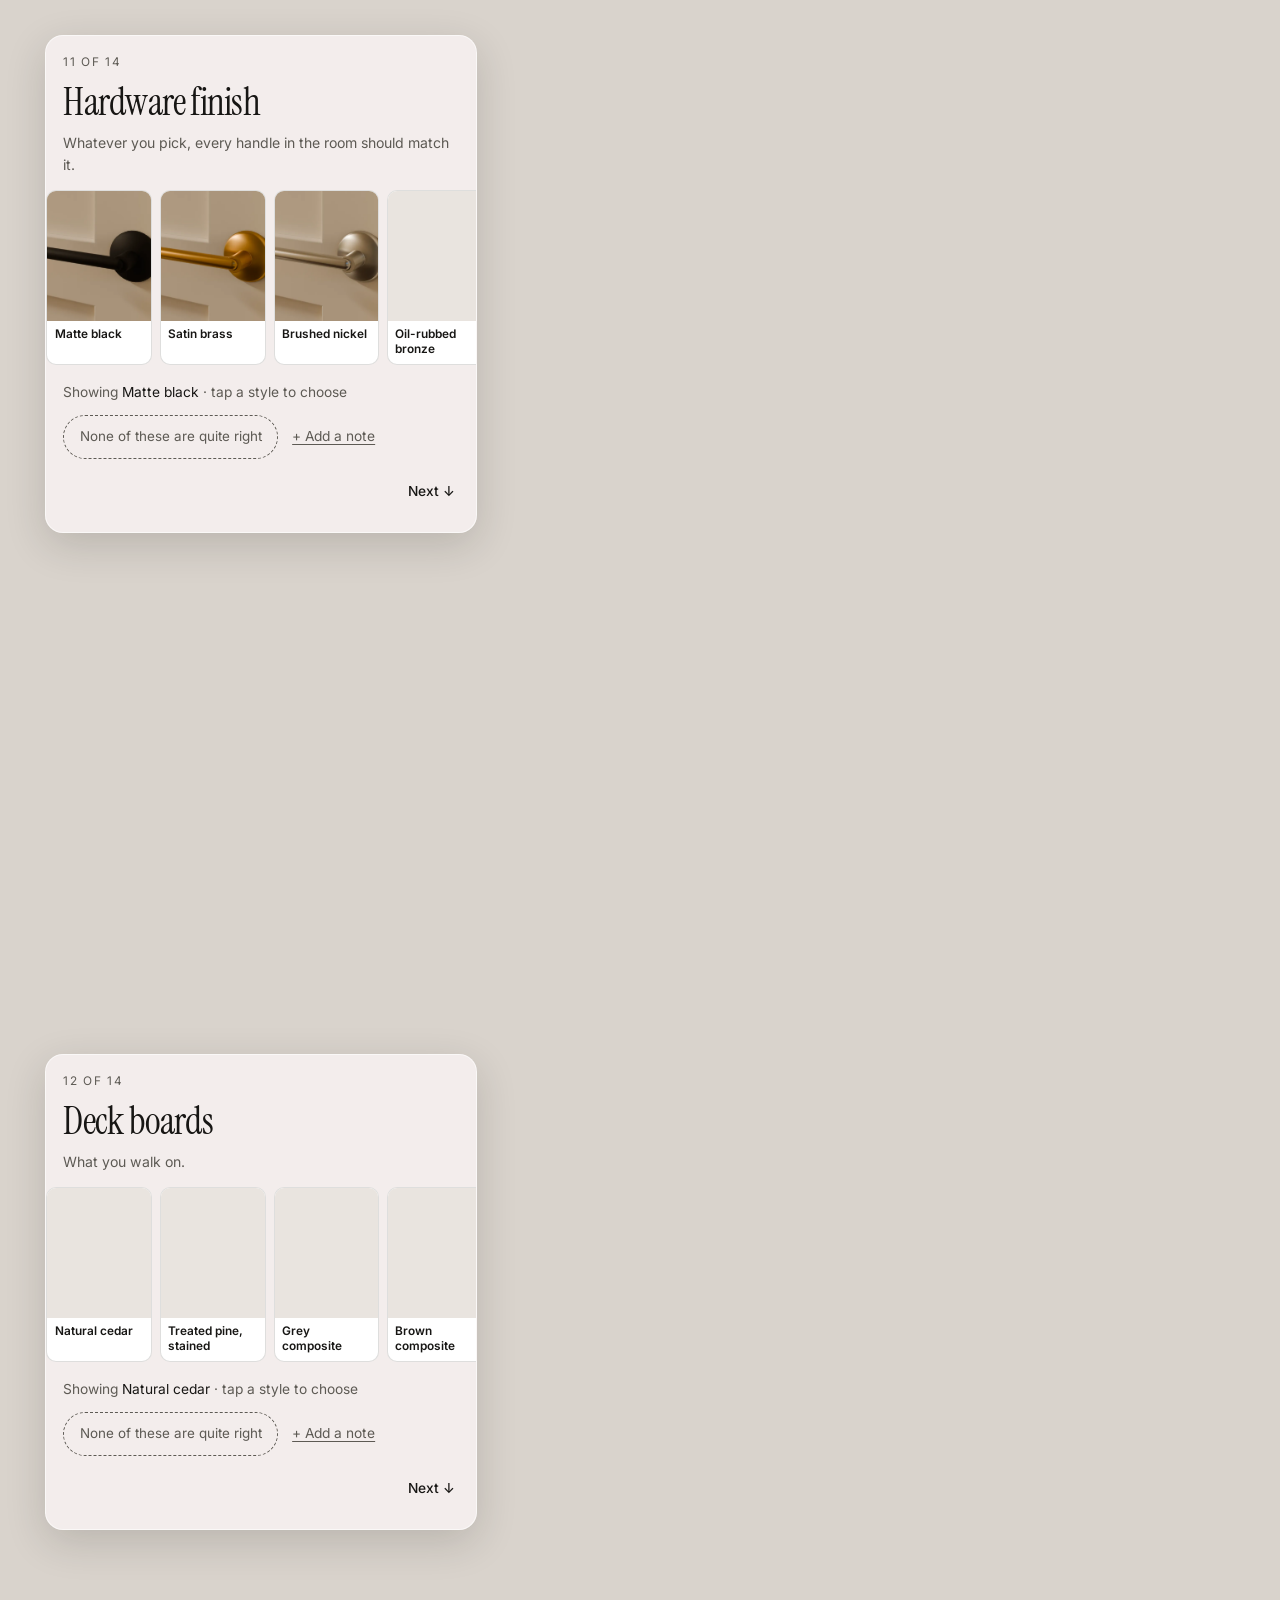
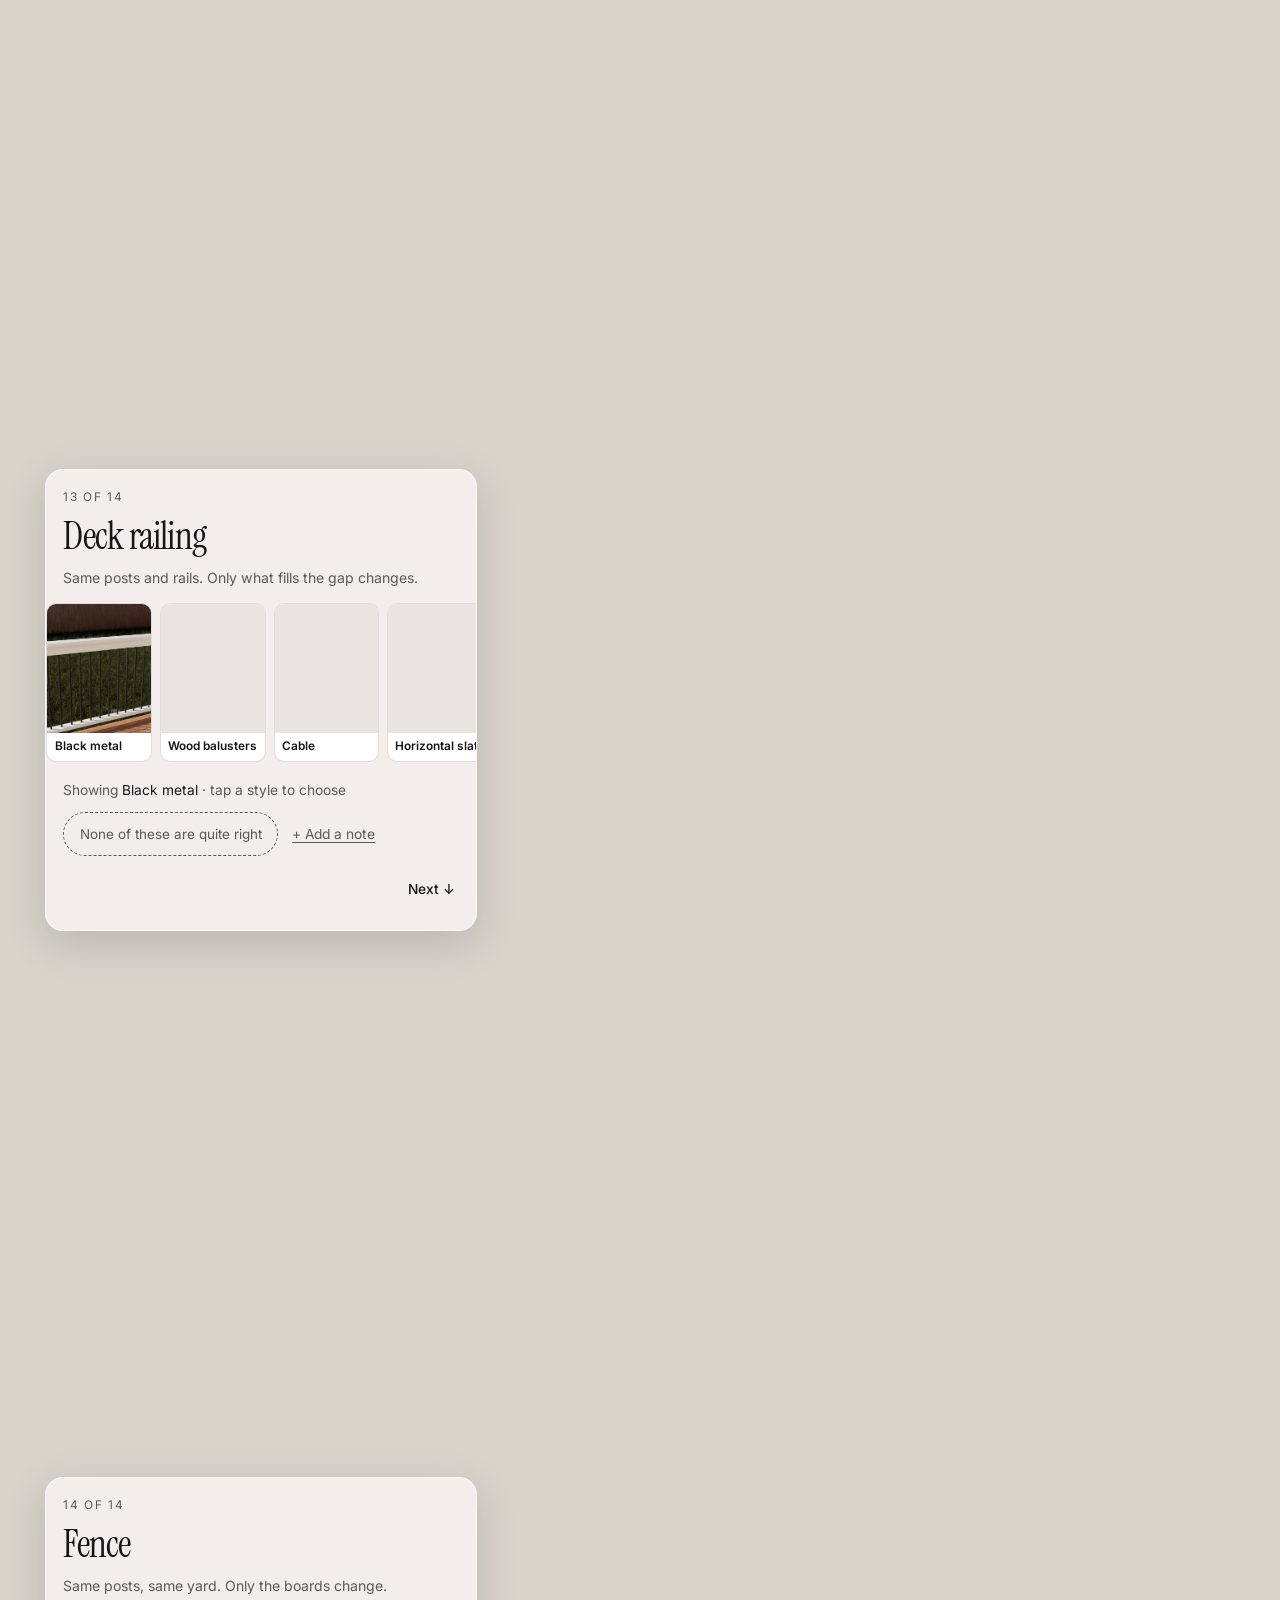
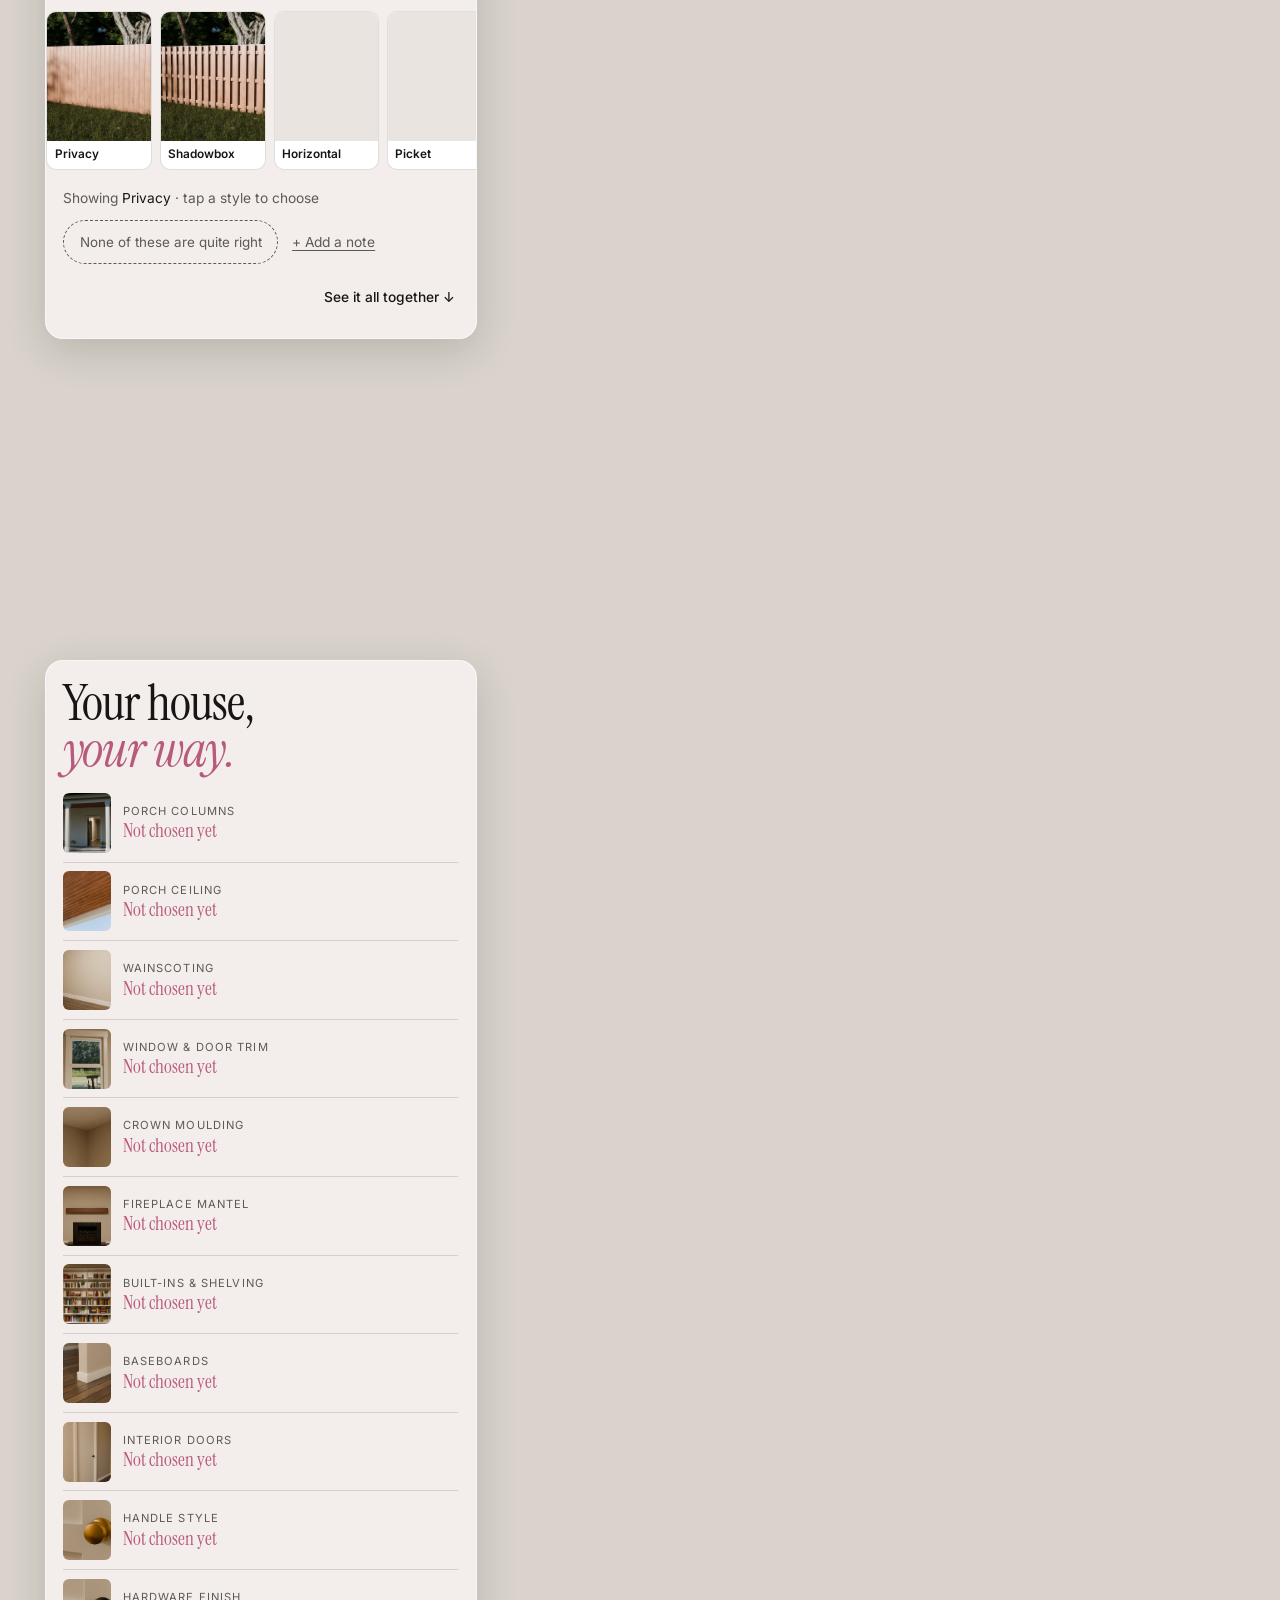
<file: quiz.html>
<!DOCTYPE html>
<html lang="en" class="no-js">
<head>
  <meta charset="utf-8">
  <meta name="viewport" content="width=device-width, initial-scale=1, viewport-fit=cover">
  <title>Design Quiz</title>
  <meta name="description" content="A walk through the details of your house, choosing as you go.">
  <!-- Private page: not linked from the site and kept out of search results -->
  <meta name="robots" content="noindex, nofollow">
  <meta name="theme-color" content="#f7f2f1">
  <link rel="icon" href="favicon.svg" type="image/svg+xml">
  <script>
    document.documentElement.classList.replace("no-js", "js");
    // If the house hasn't come up in 15 seconds, or anything breaks first, say so and
    // offer the simple card version of the same quiz, rather than sitting on a blank page
    (function () {
      var errors = [];
      function fail(why) {
        if (window.__quizReady || window.__quizFailed) return;
        window.__quizFailed = true;
        var box = document.querySelector("[data-fallback]");
        if (!box) return;
        box.querySelector("a").href = "/quiz-classic" + location.search;
        box.querySelector("small").textContent = why;
        box.hidden = false;
      }
      window.__quizFail = fail;
      addEventListener("error", function (e) { errors.push(e.message || "script error"); fail(errors[0]); });
      addEventListener("unhandledrejection", function (e) { var r = e.reason; fail((r && r.message) || String(r)); });
      setTimeout(function () { fail("Timed out" + (errors.length ? ": " + errors[0] : "")); }, 15000);
    })();
  </script>
  <link rel="preconnect" href="https://fonts.googleapis.com">
  <link rel="preconnect" href="https://fonts.gstatic.com" crossorigin>
  <link href="https://fonts.googleapis.com/css2?family=Instrument+Serif:ital@0;1&family=Inter:wght@400;500;600&display=swap" rel="stylesheet">
  <link rel="stylesheet" href="css/quiz-house.css?v=480cd61f">
</head>
<body>
  <!-- The house behind everything: a still for where you are, a video for the walk
       to the next spot. The questions scroll over it. -->
  <div class="stage" data-stage aria-hidden="true">
    <img class="still" data-still-a alt="" draggable="false">
    <img class="still" data-still-b alt="" draggable="false">
    <video class="walk" data-walk muted playsinline preload="none" disablepictureinpicture></video>
  </div>
  <figure class="photo" data-photo hidden><img alt=""></figure>
  <div class="progress" aria-hidden="true"><i data-progress></i></div>

  <main class="story" data-story>
    <section class="intro" data-intro>
      <div class="panel panel--intro">
        <span class="eyebrow">Cleo <svg class="heart" viewBox="0 0 24 24" aria-hidden="true"><path d="M12 20.6C9.7 18.5 3.8 14.3 3.8 10.1 3.8 7.4 6 5.3 8.6 5.3 10.3 5.3 11.4 6.4 12 7.6 12.6 6.4 13.7 5.3 15.4 5.3 18 5.3 20.2 7.4 20.2 10.1 20.2 14.3 14.3 18.5 12 20.6Z"/></svg> Valentine</span>
        <h1 class="title">Design<br><em>quiz.</em></h1>
        <p class="blurb" data-blurb>Loading&hellip;</p>
        <p class="meta" data-meta></p>
        <button class="btn btn--solid" type="button" data-begin>Scroll to begin <span aria-hidden="true">&darr;</span></button>
      </div>
    </section>

    <div data-questions></div>

    <section class="finale" data-finale>
      <div class="panel panel--finale">
        <h2 class="title title--sm">Your house,<br><em>your way.</em></h2>
        <ul class="summary" data-summary></ul>
        <button class="btn btn--solid btn--wide" type="button" data-explore-open>Walk through your picks</button>

        <form class="send" data-form>
          <label class="field" data-namefield>
            <span>Your name</span>
            <input type="text" name="client" autocomplete="name" maxlength="60" required>
          </label>
          <label class="field">
            <span>Anything else? (optional)</span>
            <textarea name="notes" rows="3" maxlength="800"></textarea>
          </label>
          <p class="pending" data-pending hidden></p>
          <button class="btn btn--line btn--wide" type="submit">Send to Cleo</button>
          <p class="sent" data-sent hidden>Sent. Thank you &mdash; I'll come back to you.</p>
          <a class="btn btn--line btn--wide" data-sms hidden>Text it to me instead</a>
        </form>
        <button class="link" type="button" data-restart>Start over</button>
      </div>
    </section>
  </main>

  <!-- Walking round the finished house -->
  <div class="explore" data-explore hidden>
    <div class="explore__top">
      <button class="btn btn--glass" type="button" data-explore-close>&larr; Back</button>
      <p class="explore__hint">Drag to look around · tap a room to walk there</p>
    </div>
    <nav class="explore__rooms" data-rooms aria-label="Your picks"></nav>
  </div>

  <section class="failed" data-fallback hidden>
    <div class="panel">
      <h1 class="title title--sm">The house didn't<br><em>load here.</em></h1>
      <p class="blurb">Same questions, as simple cards instead &mdash; it only takes a tap.</p>
      <a class="btn btn--solid btn--wide" href="/quiz-classic">Continue</a>
      <small class="why"></small>
    </div>
  </section>

  <section class="failed" data-failed hidden>
    <div class="panel">
      <h1 class="title title--sm">Something<br><em>went wrong.</em></h1>
      <p class="blurb">The quiz didn't load. Text me and I'll send the link again: <a href="sms:4703019576">(470)&nbsp;301-9576</a></p>
    </div>
  </section>

  <noscript>
    <p style="padding:2rem;font:1rem/1.6 Inter,system-ui,sans-serif">
      This quiz needs JavaScript turned on. Text me and I'll walk you through the choices.
    </p>
  </noscript>

  <script src="js/quiz-core.js?v=89cc95af"></script>
  <script src="js/quiz-house.js?v=c164c57c" onerror="window.__quizFail(&quot;The quiz code did not load&quot;)"></script>
</body>
</html>
</file>
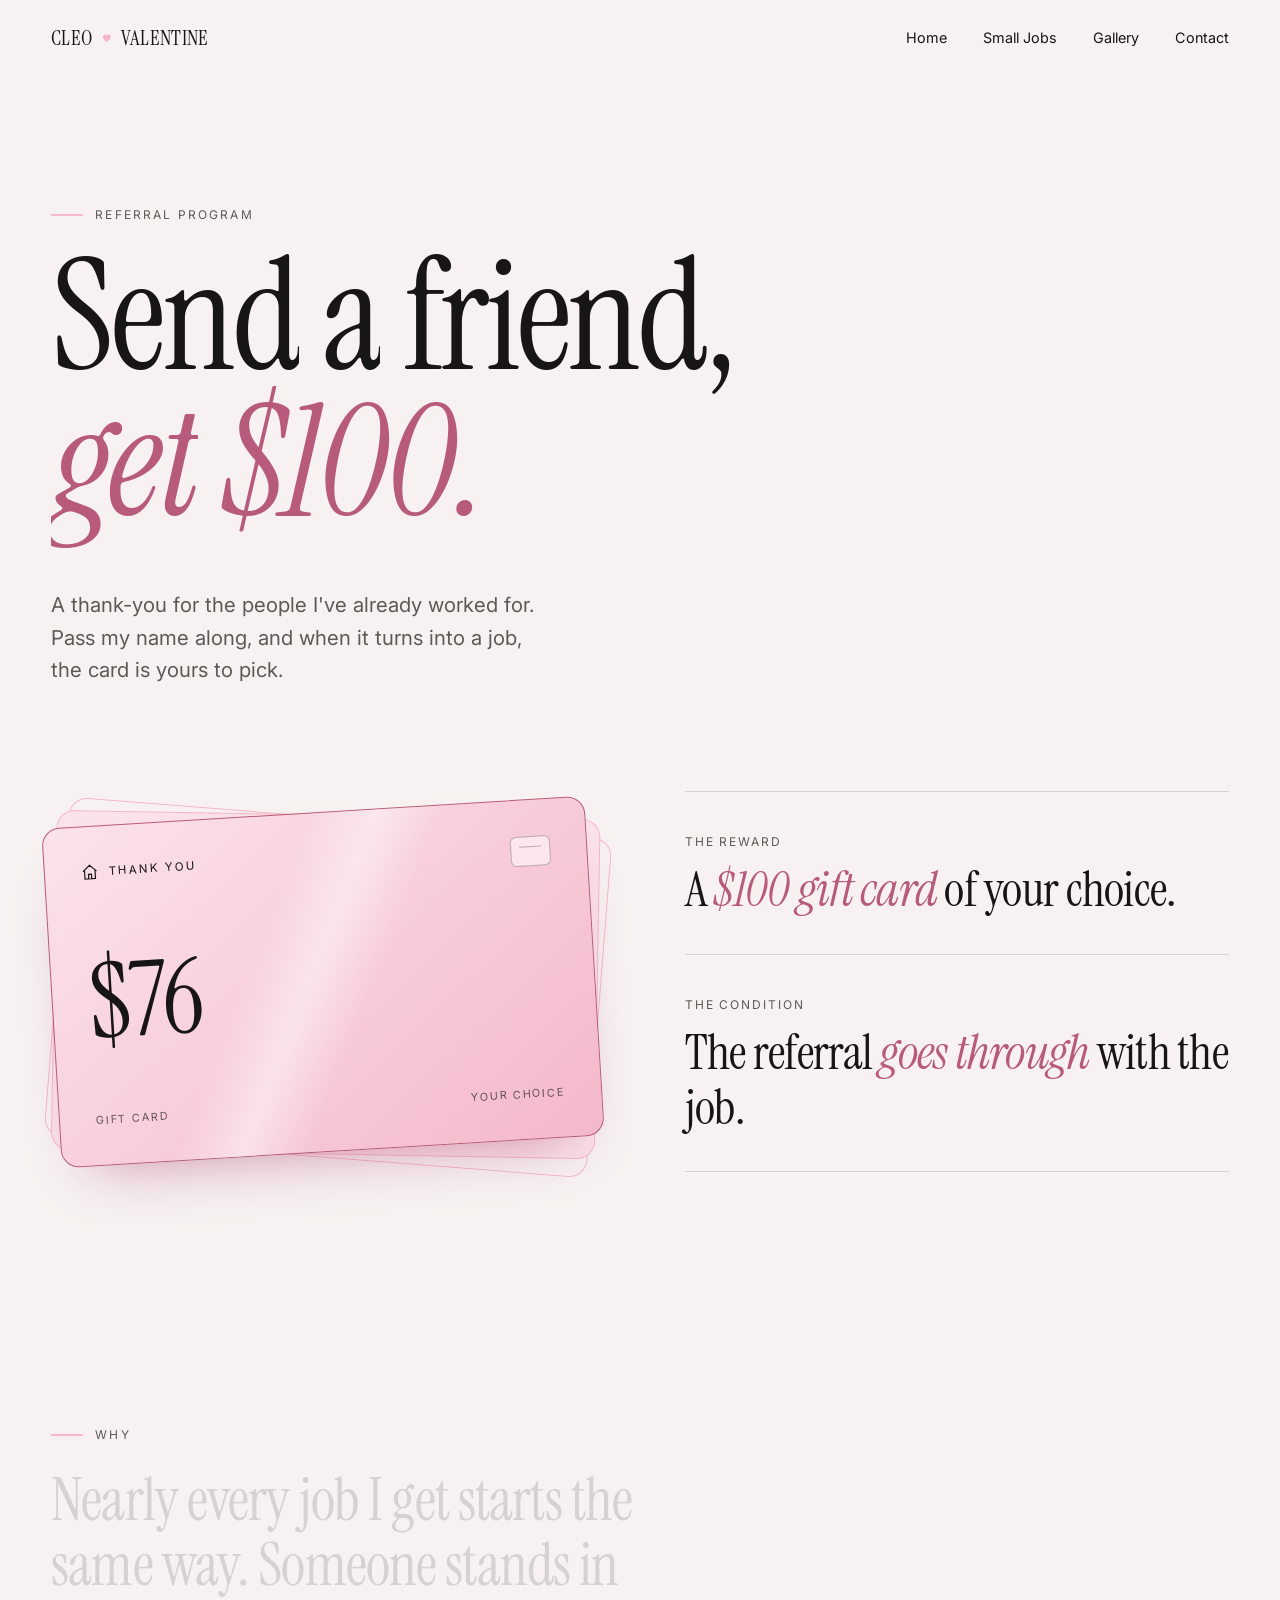
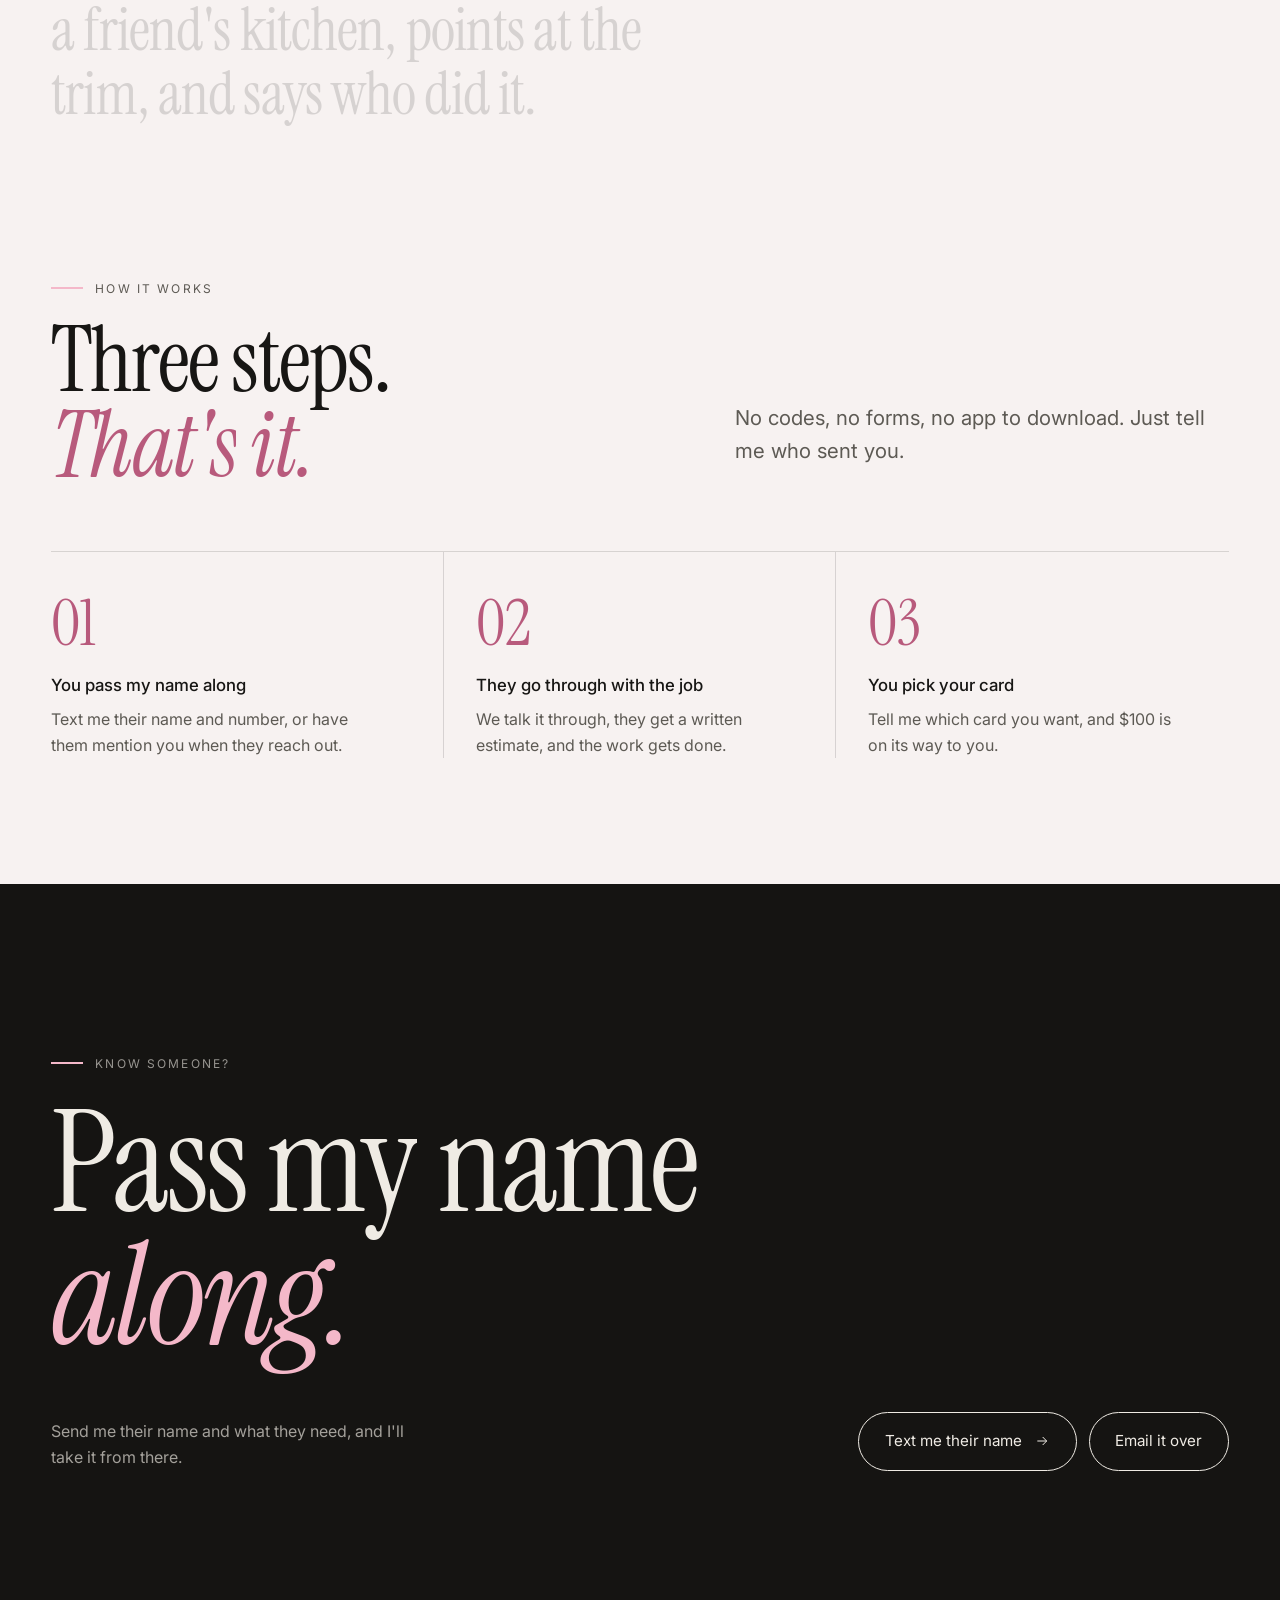
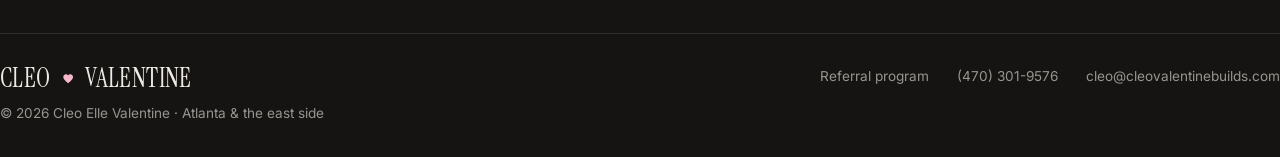
<file: referrals.html>
<!DOCTYPE html>
<html lang="en" class="no-js">
<head>
  <meta charset="utf-8">
  <meta name="viewport" content="width=device-width, initial-scale=1">
  <title>Referral Program — Cleo Elle Valentine</title>
  <meta name="description" content="Refer someone to Cleo Elle Valentine Carpentry and pick a $100 gift card of your choice once they go through with the job.">
  <link rel="canonical" href="https://cleovalentinebuilds.com/referrals">
  <link rel="icon" href="favicon.svg" type="image/svg+xml">
  <meta property="og:type" content="website">
  <meta property="og:site_name" content="Cleo Elle Valentine Carpentry">
  <meta property="og:title" content="Referral program — $100 gift card">
  <meta property="og:description" content="Pass my name along. When it turns into a job, pick any $100 gift card you want.">
  <meta property="og:url" content="https://cleovalentinebuilds.com/referrals">
  <meta property="og:image" content="https://cleovalentinebuilds.com/images/work/timber-pavilion-and-carport.jpg">
  <meta name="twitter:card" content="summary_large_image">
  <script>document.documentElement.classList.replace("no-js", "js");</script>
  <link rel="preconnect" href="https://fonts.googleapis.com">
  <link rel="preconnect" href="https://fonts.gstatic.com" crossorigin>
  <link href="https://fonts.googleapis.com/css2?family=Instrument+Serif:ital@0;1&family=Inter:wght@400;500;600&display=swap" rel="stylesheet">
  <link rel="stylesheet" href="css/styles.css?v=9bc67736">
  <script type="application/ld+json">
{
  "@context": "https://schema.org",
  "@type": "HomeAndConstructionBusiness",
  "@id": "https://cleovalentinebuilds.com/#business",
  "name": "Cleo Valentine Builds",
  "alternateName": "Cleo Elle Valentine Carpentry",
  "description": "Carpentry and home repair across Atlanta and the east side: doors, trim, drywall, flooring, decks, porches, remodels and built-ins. Queer-owned and woman-owned.",
  "url": "https://cleovalentinebuilds.com/",
  "telephone": "+1-470-301-9576",
  "email": "cleo@cleovalentinebuilds.com",
  "image": "https://cleovalentinebuilds.com/images/work/whole-home-remodel-front-porch.jpg",
  "logo": "https://cleovalentinebuilds.com/favicon.svg",
  "founder": {
    "@type": "Person",
    "name": "Cleo Elle Valentine"
  },
  "address": {
    "@type": "PostalAddress",
    "addressLocality": "Jackson",
    "addressRegion": "GA",
    "addressCountry": "US"
  },
  "areaServed": [
    {
      "@type": "City",
      "name": "Atlanta",
      "addressRegion": "GA"
    },
    {
      "@type": "City",
      "name": "Decatur",
      "addressRegion": "GA"
    },
    {
      "@type": "City",
      "name": "East Point",
      "addressRegion": "GA"
    },
    {
      "@type": "City",
      "name": "Clarkston",
      "addressRegion": "GA"
    },
    {
      "@type": "City",
      "name": "Avondale Estates",
      "addressRegion": "GA"
    },
    {
      "@type": "City",
      "name": "Stone Mountain",
      "addressRegion": "GA"
    },
    {
      "@type": "City",
      "name": "Scottdale",
      "addressRegion": "GA"
    },
    {
      "@type": "City",
      "name": "Lithonia",
      "addressRegion": "GA"
    },
    {
      "@type": "City",
      "name": "Conyers",
      "addressRegion": "GA"
    },
    {
      "@type": "City",
      "name": "College Park",
      "addressRegion": "GA"
    },
    {
      "@type": "City",
      "name": "Hapeville",
      "addressRegion": "GA"
    },
    {
      "@type": "City",
      "name": "Forest Park",
      "addressRegion": "GA"
    },
    {
      "@type": "City",
      "name": "Morrow",
      "addressRegion": "GA"
    },
    {
      "@type": "City",
      "name": "Jonesboro",
      "addressRegion": "GA"
    },
    {
      "@type": "City",
      "name": "Stockbridge",
      "addressRegion": "GA"
    },
    {
      "@type": "City",
      "name": "McDonough",
      "addressRegion": "GA"
    },
    {
      "@type": "City",
      "name": "Locust Grove",
      "addressRegion": "GA"
    },
    {
      "@type": "City",
      "name": "Jackson",
      "addressRegion": "GA"
    }
  ],
  "knowsAbout": [
    "Door installation and repair",
    "Trim and baseboard",
    "Drywall repair",
    "Drywall installation",
    "Garage and basement remodeling",
    "Deck building",
    "Deck repair and expansion",
    "Hardwood and LVP flooring",
    "Built-ins and shelving",
    "Custom woodwork",
    "Screened porches",
    "Pergolas",
    "Rot repair",
    "Framing"
  ],
  "priceRange": "$$",
  "sameAs": [
    "https://maps.google.com/?cid=7729775057304121120"
  ]
}
  </script>
</head>
<body>
  <div class="curtain" aria-hidden="true"></div>
  <div class="progress" aria-hidden="true"></div>

  <header class="nav">
    <div class="container nav__inner">
      <a href="/" class="brand" aria-label="Cleo Valentine Builds, home">
        <span>Cleo</span>
        <svg class="brand__heart" viewBox="0 0 24 24" aria-hidden="true"><path d="M12 20.6C9.7 18.5 3.8 14.3 3.8 10.1 3.8 7.4 6 5.3 8.6 5.3 10.3 5.3 11.4 6.4 12 7.6 12.6 6.4 13.7 5.3 15.4 5.3 18 5.3 20.2 7.4 20.2 10.1 20.2 14.3 14.3 18.5 12 20.6Z"/></svg>
        <span>Valentine</span>
      </a>
      <nav class="nav__links">
        <a href="/">Home</a>
        <a href="/small-jobs">Small Jobs</a>
        <a href="/gallery">Gallery</a>
        <a href="/contact">Contact</a>
      </nav>
    </div>
  </header>

  <main>
    <!-- ============ HEADER ============ -->
    <section class="page-head">
      <div class="container">
        <span class="eyebrow" data-reveal style="--d:.4s">Referral program</span>
        <div class="page-head__row">
          <h1 class="display split" style="--d:.5s">Send a friend,<br><em>get $100.</em></h1>
          <p class="lead" data-reveal style="--d:.4s">A thank-you for the people I've already worked for. Pass my name along, and when it turns into a job, the card is yours to pick.</p>
        </div>
      </div>
    </section>

    <!-- ============ THE DEAL ============ -->
    <section class="referral">
      <div class="container referral__grid">
        <div class="giftcard-stack" data-reveal="scale">
          <div class="giftcard">
            <div class="giftcard__top">
              <span class="giftcard__brand">
                <svg viewBox="0 0 24 24" fill="none" stroke="currentColor" stroke-width="1.6" aria-hidden="true"><path d="M3 11 12 3l9 8M5 9.5V21h14V9.5M10 21v-6h4v6"/></svg>
                Thank you
              </span>
              <span class="giftcard__chip" aria-hidden="true"></span>
            </div>
            <div class="giftcard__amount">$<span data-count="100">0</span></div>
            <div class="giftcard__foot">
              <span>Gift card</span>
              <span>Your choice</span>
            </div>
          </div>
        </div>

        <ul class="facts" data-stagger="0.14">
          <li class="fact" data-reveal>
            <span class="fact__label">The reward</span>
            <p class="fact__text">A <em>$100 gift card</em> of your choice.</p>
          </li>
          <li class="fact" data-reveal>
            <span class="fact__label">The condition</span>
            <p class="fact__text">The referral <em>goes through</em> with the job.</p>
          </li>
        </ul>
      </div>
    </section>

    <!-- ============ WHY ============ -->
    <section class="statement">
      <div class="container">
        <span class="eyebrow" data-reveal>Why</span>
        <p class="statement__text">
          Nearly every job I get starts the same way. Someone stands in a friend's kitchen, points at the trim, and says who did it.
        </p>
      </div>
    </section>

    <!-- ============ HOW IT WORKS ============ -->
    <section class="steps">
      <div class="container">
        <div class="section-head">
          <div>
            <span class="eyebrow" data-reveal>How it works</span>
            <h2 class="display split" style="margin-top:1.25rem">Three steps.<br><em>That's it.</em></h2>
          </div>
          <p class="lead" data-reveal>No codes, no forms, no app to download. Just tell me who sent you.</p>
        </div>

        <ol class="steps__grid" data-stagger="0.14">
          <li class="step" data-reveal>
            <span class="step__num">01</span>
            <h3>You pass my name along</h3>
            <p>Text me their name and number, or have them mention you when they reach out.</p>
          </li>
          <li class="step" data-reveal>
            <span class="step__num">02</span>
            <h3>They go through with the job</h3>
            <p>We talk it through, they get a written estimate, and the work gets done.</p>
          </li>
          <li class="step" data-reveal>
            <span class="step__num">03</span>
            <h3>You pick your card</h3>
            <p>Tell me which card you want, and $100 is on its way to you.</p>
          </li>
        </ol>
      </div>
    </section>

    <!-- ============ CTA ============ -->
    <section class="cta">
      <div class="container">
        <span class="eyebrow" data-reveal>Know someone?</span>
        <h2 class="display cta__title split">Pass my name<br><em>along.</em></h2>
        <div class="cta__row">
          <p data-reveal>Send me their name and what they need, and I'll take it from there.</p>
          <div style="display:flex;gap:.75rem;flex-wrap:wrap;--d:.1s" data-reveal>
            <a href="sms:4703019576" class="btn btn--light">Text me their name
              <svg viewBox="0 0 24 24" fill="none" stroke="currentColor" stroke-width="1.5"><path d="M5 12h14M13 6l6 6-6 6"/></svg>
            </a>
            <a href="mailto:cleo@cleovalentinebuilds.com?subject=Referral" class="btn btn--light">Email it over</a>
          </div>
        </div>
      </div>
    </section>
  </main>

  <footer class="footer">
    <div class="container footer__inner">
      <div class="footer__id">
        <a href="/" class="footer__brand" aria-label="Cleo Valentine Builds, home">
          <span>Cleo</span>
          <svg class="brand__heart" viewBox="0 0 24 24" aria-hidden="true"><path d="M12 20.6C9.7 18.5 3.8 14.3 3.8 10.1 3.8 7.4 6 5.3 8.6 5.3 10.3 5.3 11.4 6.4 12 7.6 12.6 6.4 13.7 5.3 15.4 5.3 18 5.3 20.2 7.4 20.2 10.1 20.2 14.3 14.3 18.5 12 20.6Z"/></svg>
          <span>Valentine</span>
        </a>
        <span>© <span data-year>2026</span> Cleo Elle Valentine · Atlanta &amp; the east side</span>
      </div>
      <div class="footer__links">
        <a href="/referrals" aria-current="page">Referral program</a>
        <a href="tel:4703019576">(470) 301-9576</a>
        <a href="mailto:cleo@cleovalentinebuilds.com">cleo@cleovalentinebuilds.com</a>
      </div>
    </div>
  </footer>

  <!-- Phones only: text or email without hunting for the footer -->
  <div class="callbar">
    <a class="callbar__primary" href="sms:4703019576?&amp;body=Hi%20Cleo%20%E2%80%94%20I%27ve%20got%20a%20job%20I%27d%20like%20a%20quote%20on%3A%20">
      <svg viewBox="0 0 24 24" fill="none" stroke="currentColor" stroke-width="1.6" aria-hidden="true"><path d="M21 11.5a8 8 0 0 1-8 8H8l-5 3 1.5-4.4A8 8 0 0 1 11 3.5h2a8 8 0 0 1 8 8Z"/></svg>
      Text a photo
    </a>
    <a href="mailto:cleo@cleovalentinebuilds.com?subject=Job%20inquiry">
      <svg viewBox="0 0 24 24" fill="none" stroke="currentColor" stroke-width="1.6" aria-hidden="true"><rect x="3" y="5" width="18" height="14" rx="2"/><path d="m3.5 7 8.5 6 8.5-6"/></svg>
      Email
    </a>
  </div>

  <script src="js/main.js?v=3a59ae79"></script>
</body>
</html>
</file>
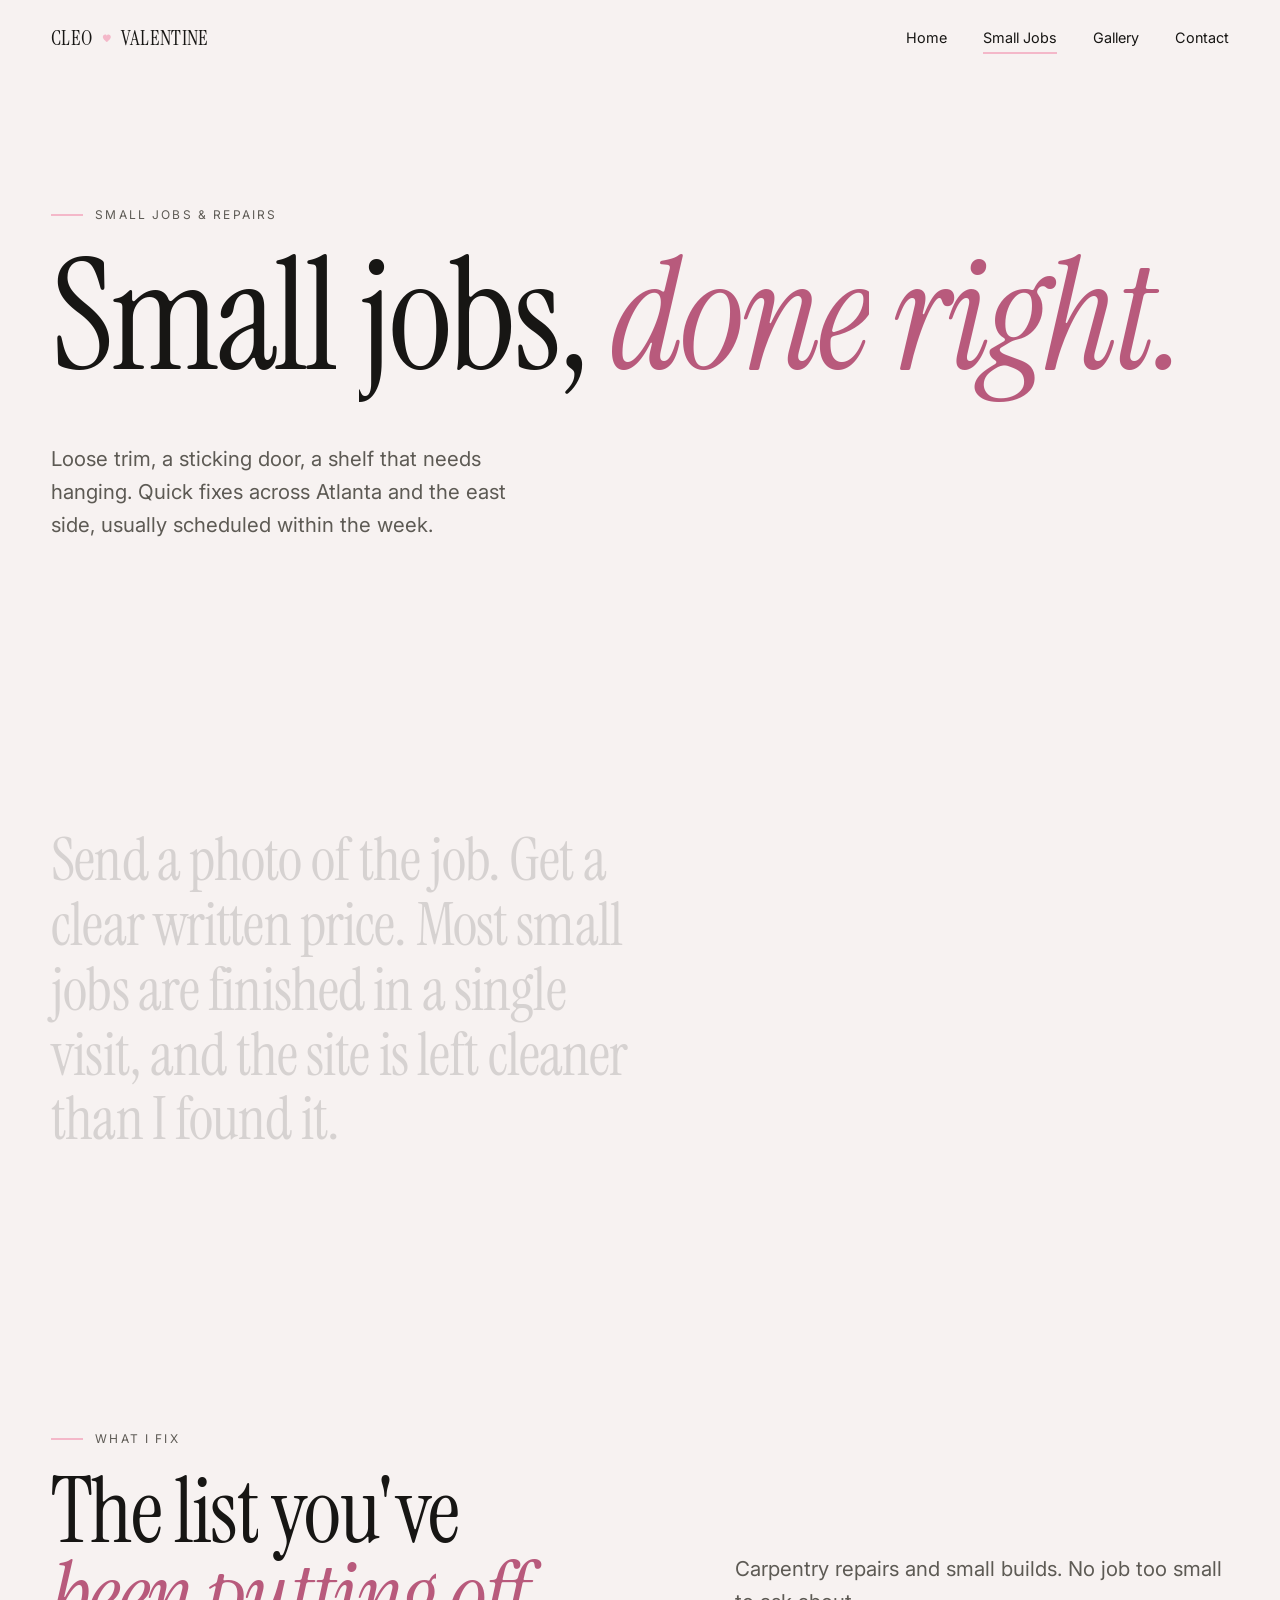
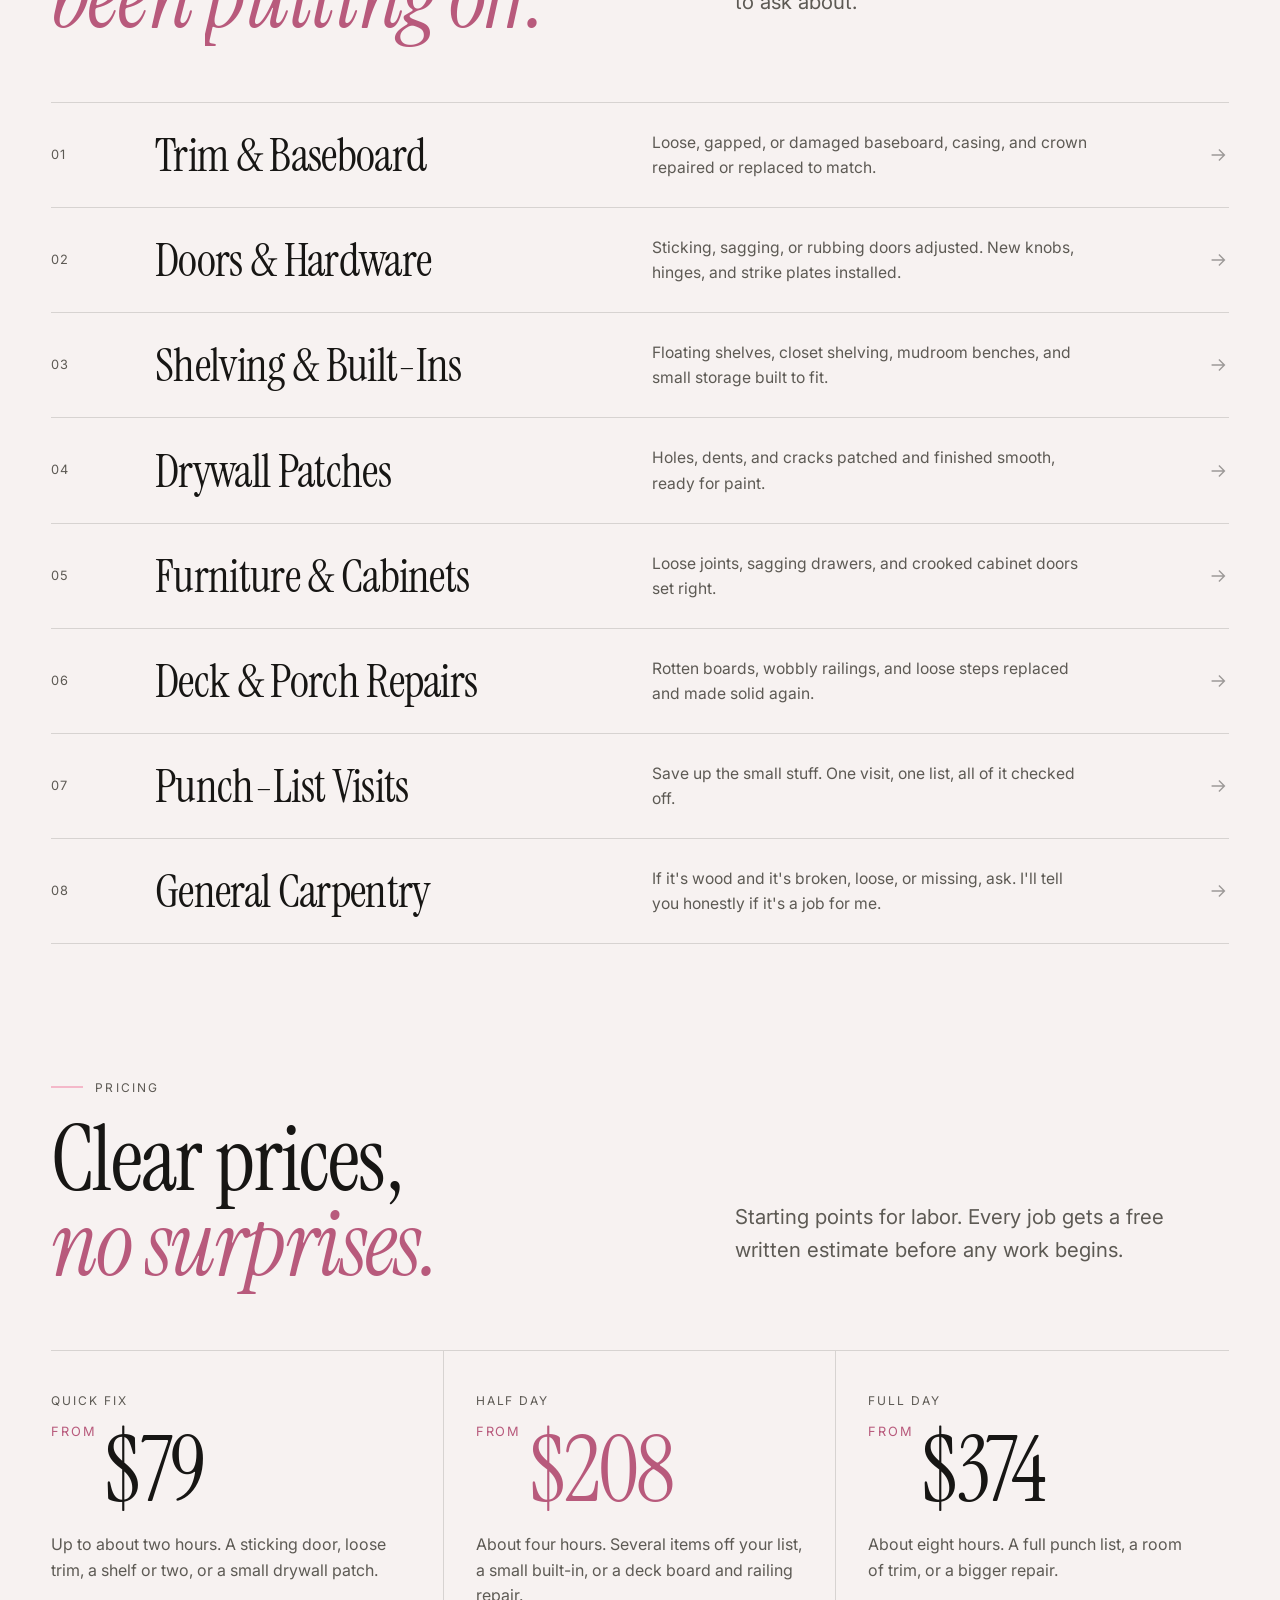
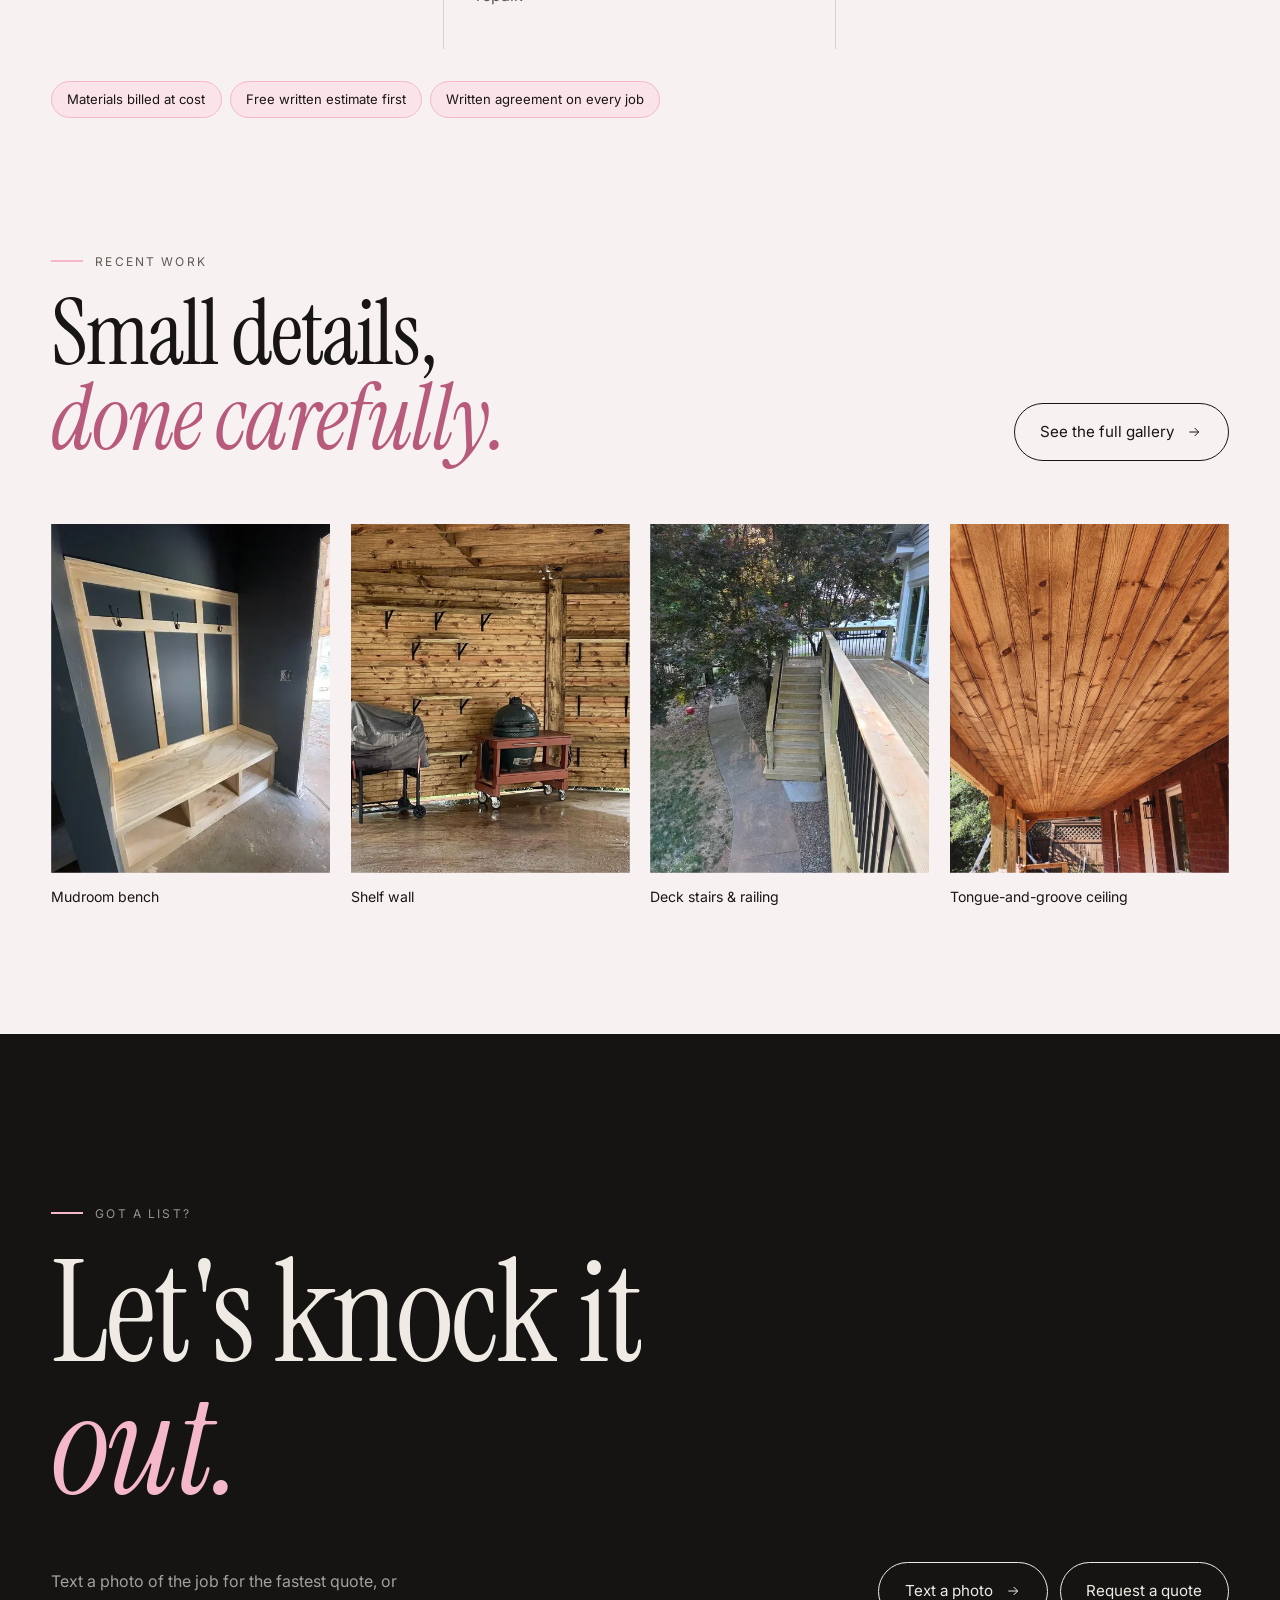
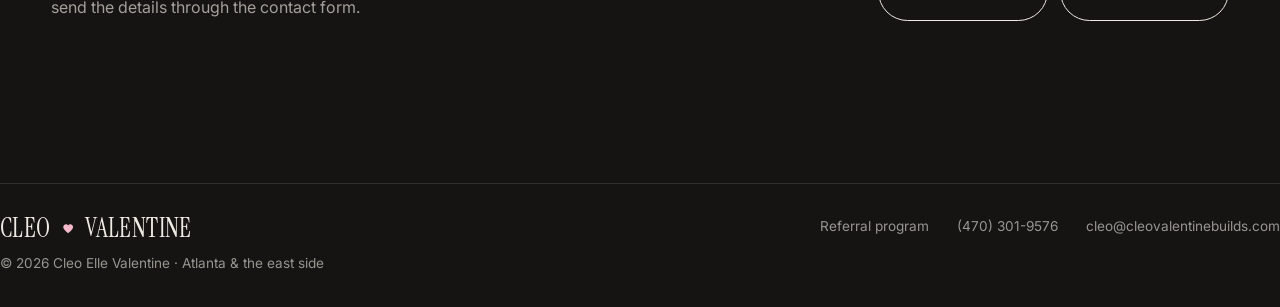
<file: small-jobs.html>
<!DOCTYPE html>
<html lang="en" class="no-js">
<head>
  <meta charset="utf-8">
  <meta name="viewport" content="width=device-width, initial-scale=1">
  <title>Small Jobs &amp; Repairs — Cleo Elle Valentine, Atlanta GA</title>
  <meta name="description" content="Trim and door fixes, shelving, drywall patches, deck and porch repairs, and punch-list visits across Atlanta, Decatur, East Atlanta, Clarkston and East Point. Quick fixes from $95.">
  <link rel="canonical" href="https://cleovalentinebuilds.com/small-jobs">
  <link rel="icon" href="favicon.svg" type="image/svg+xml">
  <meta property="og:type" content="website">
  <meta property="og:site_name" content="Cleo Elle Valentine Carpentry">
  <meta property="og:title" content="Small jobs &amp; repairs — Cleo Elle Valentine, Atlanta GA">
  <meta property="og:description" content="Trim and door fixes, shelving, drywall patches, deck repairs, and punch-list visits. Quick fixes from $95. Text a photo for a fast quote.">
  <meta property="og:url" content="https://cleovalentinebuilds.com/small-jobs">
  <meta property="og:image" content="https://cleovalentinebuilds.com/images/work/outdoor-grill-station-shelf-wall.jpg">
  <meta name="twitter:card" content="summary_large_image">
  <script>document.documentElement.classList.replace("no-js", "js");</script>
  <link rel="preconnect" href="https://fonts.googleapis.com">
  <link rel="preconnect" href="https://fonts.gstatic.com" crossorigin>
  <link href="https://fonts.googleapis.com/css2?family=Instrument+Serif:ital@0;1&family=Inter:wght@400;500;600&display=swap" rel="stylesheet">
  <link rel="stylesheet" href="css/styles.css?v=9bc67736">
  <script type="application/ld+json">
{
  "@context": "https://schema.org",
  "@type": "HomeAndConstructionBusiness",
  "@id": "https://cleovalentinebuilds.com/#business",
  "name": "Cleo Valentine Builds",
  "alternateName": "Cleo Elle Valentine Carpentry",
  "description": "Carpentry and home repair across Atlanta and the east side: doors, trim, drywall, flooring, decks, porches, remodels and built-ins. Queer-owned and woman-owned.",
  "url": "https://cleovalentinebuilds.com/",
  "telephone": "+1-470-301-9576",
  "email": "cleo@cleovalentinebuilds.com",
  "image": "https://cleovalentinebuilds.com/images/work/whole-home-remodel-front-porch.jpg",
  "logo": "https://cleovalentinebuilds.com/favicon.svg",
  "founder": {
    "@type": "Person",
    "name": "Cleo Elle Valentine"
  },
  "address": {
    "@type": "PostalAddress",
    "addressLocality": "Jackson",
    "addressRegion": "GA",
    "addressCountry": "US"
  },
  "areaServed": [
    {
      "@type": "City",
      "name": "Atlanta",
      "addressRegion": "GA"
    },
    {
      "@type": "City",
      "name": "Decatur",
      "addressRegion": "GA"
    },
    {
      "@type": "City",
      "name": "East Point",
      "addressRegion": "GA"
    },
    {
      "@type": "City",
      "name": "Clarkston",
      "addressRegion": "GA"
    },
    {
      "@type": "City",
      "name": "Avondale Estates",
      "addressRegion": "GA"
    },
    {
      "@type": "City",
      "name": "Stone Mountain",
      "addressRegion": "GA"
    },
    {
      "@type": "City",
      "name": "Scottdale",
      "addressRegion": "GA"
    },
    {
      "@type": "City",
      "name": "Lithonia",
      "addressRegion": "GA"
    },
    {
      "@type": "City",
      "name": "Conyers",
      "addressRegion": "GA"
    },
    {
      "@type": "City",
      "name": "College Park",
      "addressRegion": "GA"
    },
    {
      "@type": "City",
      "name": "Hapeville",
      "addressRegion": "GA"
    },
    {
      "@type": "City",
      "name": "Forest Park",
      "addressRegion": "GA"
    },
    {
      "@type": "City",
      "name": "Morrow",
      "addressRegion": "GA"
    },
    {
      "@type": "City",
      "name": "Jonesboro",
      "addressRegion": "GA"
    },
    {
      "@type": "City",
      "name": "Stockbridge",
      "addressRegion": "GA"
    },
    {
      "@type": "City",
      "name": "McDonough",
      "addressRegion": "GA"
    },
    {
      "@type": "City",
      "name": "Locust Grove",
      "addressRegion": "GA"
    },
    {
      "@type": "City",
      "name": "Jackson",
      "addressRegion": "GA"
    }
  ],
  "knowsAbout": [
    "Door installation and repair",
    "Trim and baseboard",
    "Drywall repair",
    "Drywall installation",
    "Garage and basement remodeling",
    "Deck building",
    "Deck repair and expansion",
    "Hardwood and LVP flooring",
    "Built-ins and shelving",
    "Custom woodwork",
    "Screened porches",
    "Pergolas",
    "Rot repair",
    "Framing"
  ],
  "priceRange": "$$",
  "sameAs": [
    "https://maps.google.com/?cid=7729775057304121120"
  ]
}
  </script>
</head>
<body>
  <div class="curtain" aria-hidden="true"></div>
  <div class="progress" aria-hidden="true"></div>

  <header class="nav">
    <div class="container nav__inner">
      <a href="/" class="brand" aria-label="Cleo Valentine Builds, home">
        <span>Cleo</span>
        <svg class="brand__heart" viewBox="0 0 24 24" aria-hidden="true"><path d="M12 20.6C9.7 18.5 3.8 14.3 3.8 10.1 3.8 7.4 6 5.3 8.6 5.3 10.3 5.3 11.4 6.4 12 7.6 12.6 6.4 13.7 5.3 15.4 5.3 18 5.3 20.2 7.4 20.2 10.1 20.2 14.3 14.3 18.5 12 20.6Z"/></svg>
        <span>Valentine</span>
      </a>
      <nav class="nav__links">
        <a href="/">Home</a>
        <a href="/small-jobs" aria-current="page">Small Jobs</a>
        <a href="/gallery">Gallery</a>
        <a href="/contact">Contact</a>
      </nav>
    </div>
  </header>

  <main>
    <!-- ============ HEADER ============ -->
    <section class="page-head">
      <div class="container">
        <span class="eyebrow" data-reveal style="--d:.4s">Small jobs &amp; repairs</span>
        <div class="page-head__row">
          <h1 class="display split" style="--d:.5s">Small jobs, <em>done right.</em></h1>
          <p class="lead" data-reveal style="--d:.4s">Loose trim, a sticking door, a shelf that needs hanging. Quick fixes across Atlanta and the east side, usually scheduled within the week.</p>
        </div>
      </div>
    </section>

    <!-- ============ STATEMENT ============ -->
    <section class="statement">
      <div class="container">
        <span class="eyebrow" data-reveal>How it works</span>
        <p class="statement__text">
          Send a photo of the job. Get a clear written price. Most small jobs are finished in a single visit, and the site is left cleaner than I found it.
        </p>
      </div>
    </section>

    <!-- ============ SMALL-JOB SERVICES ============ -->
    <section class="services">
      <div class="container">
        <div class="section-head">
          <div>
            <span class="eyebrow" data-reveal>What I fix</span>
            <h2 class="display split" style="margin-top:1.25rem">The list you've<br><em>been putting off.</em></h2>
          </div>
          <p class="lead" data-reveal>Carpentry repairs and small builds. No job too small to ask about.</p>
        </div>

        <div class="service-list" data-stagger="0.06">
          <div class="service" data-reveal>
            <span class="service__num">01</span><span class="service__name">Trim &amp; Baseboard</span>
            <span class="service__desc">Loose, gapped, or damaged baseboard, casing, and crown repaired or replaced to match.</span>
            <svg class="service__arrow" viewBox="0 0 24 24" fill="none" stroke="currentColor" stroke-width="1.5"><path d="M5 12h14M13 6l6 6-6 6"/></svg>
          </div>
          <div class="service" data-reveal>
            <span class="service__num">02</span><span class="service__name">Doors &amp; Hardware</span>
            <span class="service__desc">Sticking, sagging, or rubbing doors adjusted. New knobs, hinges, and strike plates installed.</span>
            <svg class="service__arrow" viewBox="0 0 24 24" fill="none" stroke="currentColor" stroke-width="1.5"><path d="M5 12h14M13 6l6 6-6 6"/></svg>
          </div>
          <div class="service" data-reveal>
            <span class="service__num">03</span><span class="service__name">Shelving &amp; Built-Ins</span>
            <span class="service__desc">Floating shelves, closet shelving, mudroom benches, and small storage built to fit.</span>
            <svg class="service__arrow" viewBox="0 0 24 24" fill="none" stroke="currentColor" stroke-width="1.5"><path d="M5 12h14M13 6l6 6-6 6"/></svg>
          </div>
          <div class="service" data-reveal>
            <span class="service__num">04</span><span class="service__name">Drywall Patches</span>
            <span class="service__desc">Holes, dents, and cracks patched and finished smooth, ready for paint.</span>
            <svg class="service__arrow" viewBox="0 0 24 24" fill="none" stroke="currentColor" stroke-width="1.5"><path d="M5 12h14M13 6l6 6-6 6"/></svg>
          </div>
          <div class="service" data-reveal>
            <span class="service__num">05</span><span class="service__name">Furniture &amp; Cabinets</span>
            <span class="service__desc">Loose joints, sagging drawers, and crooked cabinet doors set right.</span>
            <svg class="service__arrow" viewBox="0 0 24 24" fill="none" stroke="currentColor" stroke-width="1.5"><path d="M5 12h14M13 6l6 6-6 6"/></svg>
          </div>
          <div class="service" data-reveal>
            <span class="service__num">06</span><span class="service__name">Deck &amp; Porch Repairs</span>
            <span class="service__desc">Rotten boards, wobbly railings, and loose steps replaced and made solid again.</span>
            <svg class="service__arrow" viewBox="0 0 24 24" fill="none" stroke="currentColor" stroke-width="1.5"><path d="M5 12h14M13 6l6 6-6 6"/></svg>
          </div>
          <div class="service" data-reveal>
            <span class="service__num">07</span><span class="service__name">Punch-List Visits</span>
            <span class="service__desc">Save up the small stuff. One visit, one list, all of it checked off.</span>
            <svg class="service__arrow" viewBox="0 0 24 24" fill="none" stroke="currentColor" stroke-width="1.5"><path d="M5 12h14M13 6l6 6-6 6"/></svg>
          </div>
          <div class="service" data-reveal>
            <span class="service__num">08</span><span class="service__name">General Carpentry</span>
            <span class="service__desc">If it's wood and it's broken, loose, or missing, ask. I'll tell you honestly if it's a job for me.</span>
            <svg class="service__arrow" viewBox="0 0 24 24" fill="none" stroke="currentColor" stroke-width="1.5"><path d="M5 12h14M13 6l6 6-6 6"/></svg>
          </div>
        </div>
      </div>
    </section>

    <!-- ============ PRICING ============ -->
    <section class="pricing">
      <div class="container">
        <div class="section-head">
          <div>
            <span class="eyebrow" data-reveal>Pricing</span>
            <h2 class="display split" style="margin-top:1.25rem">Clear prices,<br><em>no surprises.</em></h2>
          </div>
          <p class="lead" data-reveal>Starting points for labor. Every job gets a free written estimate before any work begins.</p>
        </div>

        <div class="pricing__grid" data-stagger="0.15">
          <div class="price-card" data-reveal>
            <span class="price-card__label">Quick fix</span>
            <div class="price-card__amount"><span class="price-card__from">from</span>$<span data-count="95">0</span></div>
            <p>Up to about two hours. A sticking door, loose trim, a shelf or two, or a small drywall patch.</p>
          </div>
          <div class="price-card price-card--featured" data-reveal>
            <span class="price-card__label">Half day</span>
            <div class="price-card__amount"><span class="price-card__from">from</span>$<span data-count="250">0</span></div>
            <p>About four hours. Several items off your list, a small built-in, or a deck board and railing repair.</p>
          </div>
          <div class="price-card" data-reveal>
            <span class="price-card__label">Full day</span>
            <div class="price-card__amount"><span class="price-card__from">from</span>$<span data-count="450">0</span></div>
            <p>About eight hours. A full punch list, a room of trim, or a bigger repair.</p>
          </div>
        </div>

        <div class="badges" data-reveal>
          <span>Materials billed at cost</span>
          <span>Free written estimate first</span>
          <span>Written agreement on every job</span>
        </div>
      </div>
    </section>

    <!-- ============ PROOF ============ -->
    <section class="proof">
      <div class="container">
        <div class="section-head">
          <div>
            <span class="eyebrow" data-reveal>Recent work</span>
            <h2 class="display split" style="margin-top:1.25rem">Small details,<br><em>done carefully.</em></h2>
          </div>
          <a href="/gallery" class="btn" data-reveal>See the full gallery
            <svg viewBox="0 0 24 24" fill="none" stroke="currentColor" stroke-width="1.5"><path d="M5 12h14M13 6l6 6-6 6"/></svg>
          </a>
        </div>
        <div class="proof__grid" data-stagger="0.1">
          <figure class="proof__item" data-reveal>
            <div class="media" data-wipe><img src="images/work/mudroom-bench-coat-hooks.webp" alt="Mudroom bench with coat hooks" loading="lazy"></div>
            <figcaption>Mudroom bench</figcaption>
          </figure>
          <figure class="proof__item" data-reveal>
            <div class="media" data-wipe><img src="images/work/outdoor-grill-station-shelf-wall.jpg" alt="Wood shelf wall at an outdoor grill station" loading="lazy"></div>
            <figcaption>Shelf wall</figcaption>
          </figure>
          <figure class="proof__item" data-reveal>
            <div class="media" data-wipe><img src="images/work/deck-stairs-to-walkway.webp" alt="Deck stairs and railing" loading="lazy"></div>
            <figcaption>Deck stairs &amp; railing</figcaption>
          </figure>
          <figure class="proof__item" data-reveal>
            <div class="media" data-wipe><img src="images/work/stained-tongue-groove-porch-ceiling.jpg" alt="Stained tongue-and-groove porch ceiling" loading="lazy"></div>
            <figcaption>Tongue-and-groove ceiling</figcaption>
          </figure>
        </div>
      </div>
    </section>

    <!-- ============ CTA ============ -->
    <section class="cta">
      <div class="container">
        <span class="eyebrow" data-reveal>Got a list?</span>
        <h2 class="display cta__title split">Let's knock it<br><em>out.</em></h2>
        <div class="cta__row">
          <p data-reveal>Text a photo of the job for the fastest quote, or send the details through the contact form.</p>
          <div style="display:flex;gap:.75rem;flex-wrap:wrap;--d:.1s" data-reveal>
            <a href="sms:4703019576" class="btn btn--light">Text a photo
              <svg viewBox="0 0 24 24" fill="none" stroke="currentColor" stroke-width="1.5"><path d="M5 12h14M13 6l6 6-6 6"/></svg>
            </a>
            <a href="/contact" class="btn btn--light">Request a quote</a>
          </div>
        </div>
      </div>
    </section>
  </main>

  <footer class="footer">
    <div class="container footer__inner">
      <div class="footer__id">
        <a href="/" class="footer__brand" aria-label="Cleo Valentine Builds, home">
          <span>Cleo</span>
          <svg class="brand__heart" viewBox="0 0 24 24" aria-hidden="true"><path d="M12 20.6C9.7 18.5 3.8 14.3 3.8 10.1 3.8 7.4 6 5.3 8.6 5.3 10.3 5.3 11.4 6.4 12 7.6 12.6 6.4 13.7 5.3 15.4 5.3 18 5.3 20.2 7.4 20.2 10.1 20.2 14.3 14.3 18.5 12 20.6Z"/></svg>
          <span>Valentine</span>
        </a>
        <span>© <span data-year>2026</span> Cleo Elle Valentine · Atlanta &amp; the east side</span>
      </div>
      <div class="footer__links">
        <a href="/referrals">Referral program</a>
        <a href="tel:4703019576">(470) 301-9576</a>
        <a href="mailto:cleo@cleovalentinebuilds.com">cleo@cleovalentinebuilds.com</a>
      </div>
    </div>
  </footer>

  <!-- Phones only: text or email without hunting for the footer -->
  <div class="callbar">
    <a class="callbar__primary" href="sms:4703019576?&amp;body=Hi%20Cleo%20%E2%80%94%20I%27ve%20got%20a%20job%20I%27d%20like%20a%20quote%20on%3A%20">
      <svg viewBox="0 0 24 24" fill="none" stroke="currentColor" stroke-width="1.6" aria-hidden="true"><path d="M21 11.5a8 8 0 0 1-8 8H8l-5 3 1.5-4.4A8 8 0 0 1 11 3.5h2a8 8 0 0 1 8 8Z"/></svg>
      Text a photo
    </a>
    <a href="mailto:cleo@cleovalentinebuilds.com?subject=Job%20inquiry">
      <svg viewBox="0 0 24 24" fill="none" stroke="currentColor" stroke-width="1.6" aria-hidden="true"><rect x="3" y="5" width="18" height="14" rx="2"/><path d="m3.5 7 8.5 6 8.5-6"/></svg>
      Email
    </a>
  </div>

  <script src="js/main.js?v=3a59ae79"></script>
</body>
</html>
</file>
<file: css/styles.css>
/* ==========================================================================
   Base
   ========================================================================== */
:root {
  --bg: #f7f2f1;
  --bg-alt: #f1e6e7;
  --ink: #171614;
  --ink-soft: #5d5a54;
  --line: rgba(23, 22, 20, 0.14);
  --accent: #f4b8c9;        /* pastel pink: fills, bars, dots, dark-section text */
  --accent-soft: #fbe3ea;   /* blush: hover washes, tints */
  --accent-ink: #b85a7c;    /* deeper rose: pink text on light backgrounds */
  --dark: #151412;
  --dark-ink: #efebe4;

  --font-sans: "Inter", system-ui, -apple-system, "Segoe UI", Roboto, sans-serif;
  --font-display: "Instrument Serif", Georgia, "Times New Roman", serif;

  --pad: clamp(1.25rem, 4vw, 3.5rem);
  --max: 1360px;
  --ease: cubic-bezier(0.22, 1, 0.36, 1);
}

*, *::before, *::after { box-sizing: border-box; }

html { -webkit-text-size-adjust: 100%; }

body {
  margin: 0;
  background: var(--bg);
  color: var(--ink);
  font-family: var(--font-sans);
  font-size: 1rem;
  line-height: 1.6;
  -webkit-font-smoothing: antialiased;
  overflow-x: hidden;
}

img { max-width: 100%; display: block; }
a { color: inherit; text-decoration: none; }
button { font: inherit; color: inherit; background: none; border: 0; cursor: pointer; }

::selection { background: var(--accent); color: var(--ink); }

.container { width: 100%; max-width: var(--max); margin: 0 auto; padding: 0 var(--pad); }

.eyebrow {
  display: inline-flex;
  align-items: center;
  gap: 0.75rem;
  font-size: 0.75rem;
  letter-spacing: 0.18em;
  text-transform: uppercase;
  color: var(--ink-soft);
}
.eyebrow::before { content: ""; width: 2rem; height: 2px; background: var(--accent); }

.display {
  font-family: var(--font-display);
  font-weight: 400;
  line-height: 0.95;
  letter-spacing: -0.02em;
  margin: 0;
}
.display em { font-style: italic; color: var(--accent-ink); }
.reel .display em, .cta .display em { color: var(--accent); }

.lead { font-size: clamp(1.1rem, 1.6vw, 1.35rem); color: var(--ink-soft); max-width: 38ch; }

section { position: relative; }

/* ==========================================================================
   Scroll progress + navigation
   ========================================================================== */
.progress {
  position: fixed; inset: 0 0 auto 0; height: 2px; z-index: 100;
  background: var(--accent); transform-origin: 0 50%; transform: scaleX(0);
}

.nav {
  position: fixed; inset: 0 0 auto 0; z-index: 90;
  transition: background 0.5s var(--ease), transform 0.5s var(--ease), color 0.5s var(--ease);
}
.nav__inner {
  display: flex; align-items: center; justify-content: space-between;
  height: 76px;
}
.nav.is-scrolled { background: rgba(247, 242, 241, 0.82); backdrop-filter: blur(14px); -webkit-backdrop-filter: blur(14px); }
.nav.is-hidden { transform: translateY(-100%); }

/* Wordmark: uppercase serif split by a heart. The name is real text, so it stays
   selectable and searchable and a screen reader reads it; only the heart is drawn.
   The heart is --accent, which is brilliant on the dark footer and deliberately
   soft here on the cream nav. */
.brand {
  display: flex; align-items: center; gap: 0.4em;
  font-family: var(--font-display); font-weight: 400;
  font-size: 1.3rem; line-height: 1;
  text-transform: uppercase; letter-spacing: 0.015em;
}
.brand__heart { width: 0.56em; height: 0.56em; flex: none; fill: var(--accent); }

.nav__links { display: flex; gap: 2.25rem; font-size: 0.9rem; }
.nav__links a { position: relative; padding: 0.25rem 0; }
.nav__links a::after {
  content: ""; position: absolute; left: 0; bottom: 0; width: 100%;
  height: 2px; background: var(--accent); transform: scaleX(0); transform-origin: right;
  transition: transform 0.5s var(--ease);
}
.nav__links a:hover::after, .nav__links a[aria-current="page"]::after { transform: scaleX(1); transform-origin: left; }

/* On phones the links sit in a row under the name rather than behind a menu button */
@media (max-width: 760px) {
  .nav__inner {
    flex-direction: column; align-items: flex-start; justify-content: center;
    height: auto; gap: 0.5rem; padding: 0.9rem var(--pad) 0.7rem;
  }
  .nav__links { gap: 1.5rem; font-size: 0.88rem; }
}
@media (max-width: 360px) {
  .nav__links { gap: 1.1rem; font-size: 0.82rem; }
}

/* ==========================================================================
   Buttons & links
   ========================================================================== */
.btn {
  display: inline-flex; align-items: center; gap: 0.75rem;
  padding: 1rem 1.6rem; border: 1px solid var(--ink); border-radius: 999px;
  font-size: 0.95rem; position: relative; overflow: hidden; isolation: isolate;
  transition: color 0.5s var(--ease);
}
.btn::before {
  content: ""; position: absolute; inset: 0; background: var(--ink); z-index: -1;
  transform: translateY(101%); transition: transform 0.5s var(--ease);
}
.btn:hover { color: var(--bg); }
.btn:hover::before { transform: translateY(0); }
.btn svg { width: 16px; height: 16px; transition: transform 0.5s var(--ease); }
.btn:hover svg { transform: translateX(4px); }
.btn--solid { background: var(--ink); color: var(--bg); }
.btn--solid::before { background: var(--accent); }
.btn--solid:hover { color: var(--ink); }
.btn--light { border-color: var(--dark-ink); color: var(--dark-ink); }
.btn--light::before { background: var(--accent); }
.btn--light:hover { color: var(--dark); border-color: var(--accent); }

/* ==========================================================================
   Reveal animations (driven by js/main.js)
   ========================================================================== */
.js [data-reveal] {
  opacity: 0; transform: translateY(40px);
  transition: opacity 1.1s var(--ease), transform 1.1s var(--ease);
  transition-delay: var(--d, 0s);
}
.js [data-reveal="fade"] { transform: none; }
.js [data-reveal="left"] { transform: translateX(-50px); }
.js [data-reveal="right"] { transform: translateX(50px); }
.js [data-reveal="scale"] { transform: scale(0.94); }
.js [data-reveal].is-in { opacity: 1; transform: none; }

/* Word-by-word split text */
/* The mask is padded top and bottom so tall or trailing glyphs (an italic $, a comma) aren't sliced */
.split .w { display: inline-block; overflow: hidden; vertical-align: top; padding: 0.1em 0; margin: -0.1em 0; }
.split .w > span {
  display: inline-block; transform: translateY(118%);
  transition: transform 1.1s var(--ease); transition-delay: calc(var(--i) * 0.06s + var(--d, 0s));
}
.split.is-in .w > span { transform: none; }

/* Image wipe */
/* The wipe clips the box's contents, not the box itself. Clipping the observed
   element to zero area makes IntersectionObserver report it as never visible, so
   it never gets .is-in and stays hidden for good. */
.js [data-wipe] > * { clip-path: inset(100% 0 0 0); transition: clip-path 1.4s var(--ease); transition-delay: var(--d, 0s); }
.js [data-wipe].is-in > * { clip-path: inset(0 0 0 0); }
[data-wipe] .media__inner { transform: scale(1.25); transition: transform 2s var(--ease); transition-delay: var(--d, 0s); }
[data-wipe].is-in .media__inner { transform: scale(1); }

/* ==========================================================================
   Media placeholders — swap the inner div for an <img> when you have photos
   ========================================================================== */
.media { position: relative; overflow: hidden; background: var(--bg-alt); }
.media__inner, .media img { position: absolute; inset: 0; width: 100%; height: 100%; object-fit: cover; }
.media__inner {
  background:
    repeating-linear-gradient(135deg, transparent 0 22px, rgba(23,22,20,0.035) 22px 23px),
    linear-gradient(160deg, #f6e4e8, #e8c9d2);
}
.media--dark .media__inner {
  background:
    repeating-linear-gradient(135deg, transparent 0 22px, rgba(255,255,255,0.03) 22px 23px),
    linear-gradient(160deg, #3a332b, #231f1b);
}
.media__label {
  position: absolute; left: 1rem; bottom: 1rem; z-index: 2;
  font-size: 0.7rem; letter-spacing: 0.16em; text-transform: uppercase;
  color: rgba(23,22,20,0.55);
}
.media--dark .media__label { color: rgba(239,235,228,0.55); }

/* ==========================================================================
   Hero
   ========================================================================== */
.hero {
  min-height: 100vh; min-height: 100svh;
  display: flex; flex-direction: column; justify-content: flex-end;
  padding: 120px 0 clamp(2rem, 5vh, 3.5rem);
  overflow: hidden;
}
.hero__lines { position: absolute; inset: 0; pointer-events: none; }
.hero__lines i { position: absolute; background: var(--line); animation: grow 1.8s var(--ease) both; }
.hero__lines .v { top: 0; bottom: 0; width: 1px; transform-origin: top; }
.hero__lines .h { left: 0; right: 0; height: 1px; transform-origin: left; }
.hero__lines .v { --axis: scaleY(0); }
.hero__lines .h { --axis: scaleX(0); }
@keyframes grow { from { transform: var(--axis); } to { transform: none; } }
.story__art text { fill: var(--ink-soft); stroke: none; font: 11px var(--font-sans); letter-spacing: 0.08em; }
.hero__content { position: relative; }
.hero__title { font-size: clamp(3.4rem, 11.5vw, 11.5rem); }
.hero__foot {
  display: flex; justify-content: space-between; align-items: flex-end; gap: 2rem; flex-wrap: wrap;
  margin-top: clamp(2rem, 5vh, 3.5rem); padding-top: 1.5rem; border-top: 1px solid var(--line);
}
.hero__meta { display: flex; gap: clamp(1.5rem, 4vw, 4rem); font-size: 0.85rem; color: var(--ink-soft); flex-wrap: wrap; }
.hero__meta strong { display: block; color: var(--ink); font-weight: 500; }

.scroll-cue { display: flex; align-items: center; gap: 1rem; font-size: 0.75rem; letter-spacing: 0.18em; text-transform: uppercase; }
.scroll-cue__line { width: 1px; height: 56px; background: var(--line); position: relative; overflow: hidden; }
.scroll-cue__line::after {
  content: ""; position: absolute; left: 0; top: 0; width: 100%; height: 40%; background: var(--accent-ink);
  animation: cue 2.2s var(--ease) infinite;
}
@keyframes cue { from { transform: translateY(-100%); } to { transform: translateY(260%); } }

/* ==========================================================================
   Contact actions — text first, email second.
   Analytics (Sep 2026): 71% of visitors are on a phone and 94% land on the
   home page, which had no way to make contact without scrolling to the footer.
   ========================================================================== */
.hero__actions {
  display: flex; flex-wrap: wrap; align-items: center; gap: 0.75rem;
  margin-top: clamp(1.5rem, 4vh, 2.5rem);
}
.hero__actions .btn { padding: 0.95rem 1.5rem; }
.hero__call { font-size: 0.85rem; color: var(--ink-soft); }
.hero__call a { border-bottom: 1px solid var(--line); }
.hero__call a:hover { color: var(--accent-ink); border-color: var(--accent-ink); }

.hero__sms { order: 1; }
.hero__mail { order: 2; }
.hero__call { order: 3; width: 100%; }

/* Above 720px the filled button swaps to email: sms: links are unreliable on desktop. */
@media (min-width: 720px) {
  .hero__sms { order: 2; }
  .hero__mail { order: 1; }
  .hero__call { order: 3; width: auto; margin-left: 0.25rem; }
  .hero__sms.btn--solid { background: none; color: var(--ink); }
  .hero__sms.btn--solid::before { background: var(--ink); }
  .hero__sms.btn--solid:hover { color: var(--bg); }
  .hero__mail { background: var(--ink); color: var(--bg); border-color: var(--ink); }
  .hero__mail::before { background: var(--accent); }
  .hero__mail:hover { color: var(--ink); }
}

/* Sticky bar, phones only. The footer gets matching padding so nothing is covered. */
.callbar {
  position: fixed; left: 0; right: 0; bottom: 0; z-index: 80;
  display: flex; gap: 0.5rem;
  padding: 0.6rem 0.75rem calc(0.6rem + env(safe-area-inset-bottom));
  background: rgba(247, 242, 241, 0.94);
  backdrop-filter: blur(14px); -webkit-backdrop-filter: blur(14px);
  border-top: 1px solid var(--line);
}
.callbar a {
  flex: 1; display: inline-flex; align-items: center; justify-content: center; gap: 0.5rem;
  padding: 0.85rem 1rem; border: 1px solid var(--ink); border-radius: 999px;
  font-size: 0.95rem; font-weight: 500; color: var(--ink);
}
.callbar a svg { width: 17px; height: 17px; }
/* needs to out-specify `.callbar a` above, or the label sits black-on-black */
.callbar a.callbar__primary { background: var(--ink); color: var(--bg); }
@media (min-width: 720px) { .callbar { display: none; } }
@media (max-width: 719px) { .footer { padding-bottom: 74px; } }

/* ==========================================================================
   First look — the best six photos, immediately under the hero
   ========================================================================== */
.firstlook { padding: clamp(3rem, 8vh, 5rem) 0 clamp(4rem, 10vh, 7rem); }
.firstlook__head {
  display: flex; justify-content: space-between; align-items: baseline;
  gap: 1.5rem; flex-wrap: wrap; margin-bottom: clamp(1.25rem, 3vh, 2rem);
}
.firstlook__all {
  display: inline-flex; align-items: center; gap: 0.5rem; font-size: 0.9rem;
  border-bottom: 1px solid var(--line); padding-bottom: 0.2rem;
  transition: color 0.4s var(--ease), border-color 0.4s var(--ease);
}
.firstlook__all svg { width: 15px; height: 15px; transition: transform 0.4s var(--ease); }
.firstlook__all:hover { color: var(--accent-ink); border-color: var(--accent-ink); }
.firstlook__all:hover svg { transform: translateX(4px); }
.firstlook__grid { display: grid; grid-template-columns: repeat(2, 1fr); gap: clamp(0.5rem, 1.5vw, 1rem); }
.firstlook__item { margin: 0; }
.firstlook__item .media { aspect-ratio: 1 / 1; }
.firstlook__cap { padding-top: 0.5rem; font-size: 0.82rem; color: var(--ink-soft); display: flex; gap: 0.5rem; }
@media (min-width: 720px) {
  .firstlook__grid { grid-template-columns: repeat(3, 1fr); }
  .firstlook__item .media { aspect-ratio: 4 / 5; }
}

/* ==========================================================================
   Intro statement
   ========================================================================== */
.statement { padding: clamp(6rem, 16vh, 11rem) 0; }
.statement__text {
  font-family: var(--font-display); font-size: clamp(2rem, 4.6vw, 4.2rem);
  line-height: 1.1; letter-spacing: -0.015em; max-width: 22ch; margin: 1.5rem 0 0;
}
.statement__text .word { opacity: 0.14; transition: opacity 0.3s linear; }
.statement__text .word.is-lit { opacity: 1; }

/* ==========================================================================
   Story — pinned drawing that builds as you scroll
   ========================================================================== */
.story { height: 420vh; }
.story__sticky {
  position: sticky; top: 0; height: 100vh; height: 100svh;
  display: grid; grid-template-columns: 1.05fr 1fr; align-items: center; gap: var(--pad);
}
.story__art { position: relative; aspect-ratio: 1 / 1; max-height: 78vh; width: 100%; }
.story__art svg { width: 100%; height: 100%; overflow: visible; }
.story__art path, .story__art line, .story__art rect, .story__art polyline {
  fill: none; stroke: var(--ink); stroke-width: 1.6; stroke-linecap: round; stroke-linejoin: round;
  vector-effect: non-scaling-stroke;
}
.story__art .layer-sheet rect { fill: rgba(244,184,201,0.22); stroke: var(--ink-soft); }
.story__art .layer-trim * { stroke: var(--accent-ink); stroke-width: 2.2; }
.story__art .layer-floor line { stroke: var(--ink-soft); }
.story__art .dim { stroke: var(--ink-soft); stroke-dasharray: 3 5; stroke-width: 1; }

.story__steps { position: relative; height: 60vh; }
.story__step {
  position: absolute; inset: 0; display: flex; flex-direction: column; justify-content: center;
  opacity: 0; transform: translateY(40px); pointer-events: none;
  transition: opacity 0.8s var(--ease), transform 0.8s var(--ease);
}
.story__step.is-active { opacity: 1; transform: none; pointer-events: auto; }
.story__step.is-past { opacity: 0; transform: translateY(-40px); }
.story__num { font-family: var(--font-display); font-size: 1.1rem; color: var(--accent-ink); }
.story__step h3 { font-family: var(--font-display); font-weight: 400; font-size: clamp(2.2rem, 4.2vw, 3.8rem); line-height: 1; margin: 0.6rem 0 1.25rem; letter-spacing: -0.015em; }
.story__step p { color: var(--ink-soft); max-width: 40ch; margin: 0; font-size: 1.05rem; }
.story__dots { display: flex; gap: 0.5rem; position: absolute; bottom: 0; left: 0; }
.story__dots span { width: 28px; height: 2px; background: var(--line); transition: background 0.5s var(--ease); }
.story__dots span.is-active { background: var(--ink); }

@media (max-width: 860px) {
  .story { height: 380vh; }
  .story__sticky { grid-template-columns: 1fr; grid-template-rows: auto 1fr; align-content: center; gap: 1rem; padding-top: 80px; }
  .story__art { max-height: 42vh; aspect-ratio: auto; height: 42vh; }
  .story__steps { height: 34vh; }
}

/* ==========================================================================
   Services
   ========================================================================== */
.services { padding: clamp(6rem, 14vh, 10rem) 0; }
.section-head { display: flex; justify-content: space-between; align-items: flex-end; gap: 2rem; flex-wrap: wrap; margin-bottom: clamp(3rem, 7vh, 5rem); }
.section-head .display { font-size: clamp(2.8rem, 7vw, 6.5rem); }

.service-list { border-top: 1px solid var(--line); }
.service {
  display: grid; grid-template-columns: 5rem 1fr 1.1fr 2rem; gap: 1.5rem; align-items: center;
  padding: clamp(1.4rem, 3vh, 2.2rem) 0; border-bottom: 1px solid var(--line);
  position: relative; cursor: default;
}
.service::before {
  content: ""; position: absolute; inset: 0; background: var(--accent-soft); z-index: -1;
  transform: scaleY(0); transform-origin: bottom; transition: transform 0.6s var(--ease);
}
.service > * { transition: color 0.5s var(--ease), transform 0.6s var(--ease); }
.service__num { font-size: 0.8rem; color: var(--ink-soft); letter-spacing: 0.1em; }
.service__name { font-family: var(--font-display); font-size: clamp(1.8rem, 3.6vw, 3.2rem); line-height: 1; letter-spacing: -0.015em; }
.service__desc { color: var(--ink-soft); font-size: 0.98rem; max-width: 44ch; }
.service__arrow { width: 22px; height: 22px; justify-self: end; opacity: 0.4; }
@media (hover: hover) {
  .service:hover::before { transform: scaleY(1); }
  .service:hover > * { color: var(--ink); }
  .service:hover .service__num, .service:hover .service__arrow { color: var(--accent-ink); }
  .service:hover .service__name { transform: translateX(1rem); }
  .service:hover .service__arrow { opacity: 1; transform: rotate(-45deg); }
}
.service { isolation: isolate; }
@media (max-width: 760px) {
  .service { grid-template-columns: 2.5rem 1fr; row-gap: 0.5rem; }
  .service__desc { grid-column: 2; }
  .service__arrow { display: none; }
}

/* ==========================================================================
   Referral program page
   ========================================================================== */
.referral { padding: 0 0 clamp(4rem, 10vh, 7rem); }
.referral__grid { display: grid; grid-template-columns: 1fr 1fr; gap: clamp(2.5rem, 7vw, 6rem); align-items: center; }

/* The gift card, with two more waiting behind it */
.giftcard-stack { position: relative; padding: clamp(1rem, 3vw, 2rem) 0; }
.giftcard-stack::before, .giftcard-stack::after {
  content: ""; position: absolute; inset: clamp(1rem, 3vw, 2rem) 0;
  border: 1px solid var(--accent); border-radius: 18px; background: var(--bg);
}
.giftcard-stack::before { transform: rotate(4.5deg) translate(1%, 1.5%); }
.giftcard-stack::after { transform: rotate(1deg) translate(0.5%, 0.75%); background: var(--accent-soft); }
.giftcard {
  position: relative; z-index: 1; aspect-ratio: 8 / 5; border-radius: 18px;
  border: 1px solid var(--accent-ink);
  background: linear-gradient(140deg, var(--accent-soft) 0%, var(--accent) 100%);
  padding: clamp(1.25rem, 3.4vw, 2.25rem);
  display: flex; flex-direction: column; justify-content: space-between;
  box-shadow: 0 30px 60px -34px rgba(184, 90, 124, 0.7);
  transform: rotate(-3.5deg);
  transition: transform 0.8s var(--ease);
}
.giftcard::after {  /* a slow shine across the face */
  content: ""; position: absolute; inset: 0; border-radius: inherit; pointer-events: none;
  background: linear-gradient(115deg, transparent 38%, rgba(255,255,255,0.45) 48%, transparent 58%);
}
@media (hover: hover) { .giftcard-stack:hover .giftcard { transform: rotate(0deg) translateY(-8px); } }
.giftcard__top { display: flex; justify-content: space-between; align-items: flex-start; gap: 1rem; }
.giftcard__brand { display: inline-flex; align-items: center; gap: 0.6rem; font-size: 0.72rem; letter-spacing: 0.18em; text-transform: uppercase; }
.giftcard__brand svg { width: 18px; height: 18px; }
.giftcard__chip { width: 40px; height: 30px; border-radius: 6px; border: 1px solid rgba(23,22,20,0.28); background: rgba(255,255,255,0.55); }
.giftcard__chip::after { content: ""; display: block; margin: 9px auto 0; width: 60%; height: 1px; background: rgba(23,22,20,0.28); }
.giftcard__amount { font-family: var(--font-display); font-size: clamp(3.6rem, 9vw, 6.5rem); line-height: 0.9; letter-spacing: -0.03em; }
.giftcard__foot { display: flex; justify-content: space-between; gap: 1rem; font-size: 0.68rem; letter-spacing: 0.16em; text-transform: uppercase; color: rgba(23,22,20,0.65); }

/* The two facts, side by side with the card */
.facts { list-style: none; margin: 0; padding: 0; }
.fact { padding: clamp(1.5rem, 4vh, 2.5rem) 0; border-top: 1px solid var(--line); }
.fact:last-child { border-bottom: 1px solid var(--line); }
.fact__label { font-size: 0.75rem; letter-spacing: 0.16em; text-transform: uppercase; color: var(--ink-soft); }
.fact__text { font-family: var(--font-display); font-size: clamp(1.9rem, 3.8vw, 3.2rem); line-height: 1.12; letter-spacing: -0.015em; margin: 0.6rem 0 0; }
.fact__text em { font-style: italic; color: var(--accent-ink); }

/* How it works — same three-column rhythm as .principles__grid */
.steps { padding: 0 0 clamp(6rem, 14vh, 10rem); }
.steps__grid { list-style: none; margin: 0; padding: 0; display: grid; grid-template-columns: repeat(3, 1fr); border-top: 1px solid var(--line); }
.step { padding: 2.5rem 2rem 0 0; border-right: 1px solid var(--line); }
.step + .step { padding-left: 2rem; }
.step:last-child { border-right: 0; }
.step__num { font-family: var(--font-display); font-size: clamp(2.6rem, 5vw, 4rem); line-height: 1; color: var(--accent-ink); }
.step h3 { font-size: 1.05rem; font-weight: 500; margin: 1rem 0 0.5rem; }
.step p { margin: 0; color: var(--ink-soft); max-width: 32ch; }

@media (max-width: 860px) {
  .referral__grid { grid-template-columns: 1fr; }
  .giftcard-stack { max-width: 460px; }
  .steps__grid { grid-template-columns: 1fr; }
  .step, .step + .step { padding: 1.75rem 0; border-right: 0; border-bottom: 1px solid var(--line); }
}

/* ==========================================================================
   Walkthrough video (home page)
   ========================================================================== */
.video { padding: 0 0 clamp(6rem, 14vh, 10rem); }
.video__grid { display: grid; grid-template-columns: 1fr 0.85fr; gap: clamp(2rem, 6vw, 6rem); align-items: center; }
.video__grid .display { font-size: clamp(2.6rem, 5.5vw, 5rem); margin: 1.25rem 0 1.5rem; }
.video__grid .lead { margin: 0 0 2rem; }
.video__player { position: relative; margin: 0; aspect-ratio: 9 / 16; max-height: 80vh; justify-self: center; width: 100%; background: var(--dark); overflow: hidden; }
.video__player video { width: 100%; height: 100%; object-fit: cover; display: block; }
.video__play {
  position: absolute; inset: 0; display: flex; flex-direction: column; align-items: center; justify-content: center;
  gap: 1rem; color: var(--dark-ink); background: rgba(21, 20, 18, 0.2);
  transition: opacity 0.5s var(--ease), background 0.5s var(--ease);
}
.video__play-btn {
  width: 78px; height: 78px; border-radius: 50%; background: var(--accent); color: var(--dark);
  display: grid; place-items: center; transition: transform 0.5s var(--ease);
}
.video__play-btn svg { width: 30px; height: 30px; margin-left: 4px; }
.video__play-label { font-size: 0.78rem; letter-spacing: 0.14em; text-transform: uppercase; text-shadow: 0 1px 12px rgba(0,0,0,0.5); }
.video__play:hover .video__play-btn { transform: scale(1.08); }
.video__player.is-playing .video__play { opacity: 0; pointer-events: none; }
@media (max-width: 860px) {
  .video__grid { grid-template-columns: 1fr; }
  .video__player { max-height: 70vh; max-width: 420px; }
}

/* ==========================================================================
   Horizontal work reel
   ========================================================================== */
.reel { background: var(--dark); color: var(--dark-ink); height: 400vh; }
.reel__sticky { position: sticky; top: 0; height: 100vh; height: 100svh; overflow: hidden; display: flex; flex-direction: column; justify-content: center; }
.reel__head { display: flex; justify-content: space-between; align-items: flex-end; gap: 2rem; margin-bottom: clamp(1.5rem, 4vh, 3rem); }
.reel__head .eyebrow { color: rgba(239,235,228,0.6); }
.reel__head .display { font-size: clamp(2.2rem, min(5.5vw, 7.5vh), 5rem); }
.reel__count { font-family: var(--font-display); font-size: 1.4rem; white-space: nowrap; }
.reel__track { display: flex; align-items: flex-start; gap: clamp(1rem, 2.5vw, 2rem); padding: 0 var(--pad); will-change: transform; }
/* Photos are sized by viewport height so the whole pinned section always fits on screen */
.reel { --reel-h: clamp(200px, 48vh, 520px); }
.reel__item { flex: 0 0 auto; }
.reel__item:nth-child(even) { margin-top: clamp(0.75rem, 3vh, 2rem); }
.reel__item .media { height: var(--reel-h); width: calc(var(--reel-h) * 0.8); }
.reel__item:nth-child(3n) .media { width: calc(var(--reel-h) * 1.25); }
@media (max-width: 760px) { .reel { --reel-h: clamp(200px, 44vh, 420px); } }

/* "See all my work" tile at the end of the reel */
.reel__more { display: block; color: var(--dark-ink); }
.reel__more-box {
  position: relative; display: flex; flex-direction: column; justify-content: space-between;
  height: var(--reel-h); width: calc(var(--reel-h) * 0.8); padding: clamp(1.25rem, 2.5vw, 2rem);
  border: 1px solid var(--accent); overflow: hidden; isolation: isolate;
  transition: color 0.6s var(--ease);
}
.reel__more-box::before {
  content: ""; position: absolute; inset: 0; z-index: -1; background: var(--accent);
  transform: translateY(101%); transition: transform 0.7s var(--ease);
}
.reel__more-count { font-size: 0.75rem; letter-spacing: 0.16em; text-transform: uppercase; color: var(--accent); transition: color 0.6s var(--ease); }
.reel__more-title { font-family: var(--font-display); font-size: clamp(2.2rem, min(4.5vw, 7vh), 4.2rem); line-height: 0.95; letter-spacing: -0.02em; }
.reel__more-title em { color: var(--accent); transition: color 0.6s var(--ease); }
.reel__more-arrow {
  width: 56px; height: 56px; border-radius: 50%; border: 1px solid currentColor;
  display: grid; place-items: center; transition: transform 0.6s var(--ease);
}
.reel__more-arrow svg { width: 20px; height: 20px; }
.reel__more:hover .reel__more-box, .reel__more:focus-visible .reel__more-box { color: var(--dark); }
.reel__more:hover .reel__more-box::before, .reel__more:focus-visible .reel__more-box::before { transform: translateY(0); }
.reel__more:hover .reel__more-count, .reel__more:hover .reel__more-title em { color: var(--dark); }
.reel__more:hover .reel__more-arrow { transform: translateX(6px) rotate(-45deg); }
.reel__more:focus-visible { outline: none; }
.reel__cap { display: flex; justify-content: space-between; margin-top: 0.9rem; font-size: 0.9rem; }
.reel__cap span:last-child { color: rgba(239,235,228,0.55); }
.reel__bar { margin: clamp(1.5rem, 4vh, 2.5rem) var(--pad) 0; height: 1px; background: rgba(239,235,228,0.15); }
.reel__bar i { display: block; height: 100%; background: var(--accent); transform-origin: 0 50%; transform: scaleX(0); }

/* ==========================================================================
   Principles / numbers
   ========================================================================== */
.principles { padding: clamp(6rem, 14vh, 10rem) 0; }
.principles__grid { display: grid; grid-template-columns: repeat(3, 1fr); gap: 0; border-top: 1px solid var(--line); }
.principle { padding: 2.5rem 2rem 2.5rem 0; border-right: 1px solid var(--line); }
.principle + .principle { padding-left: 2rem; }
.principle:last-child { border-right: 0; }
.principle__big { font-family: var(--font-display); font-size: clamp(4rem, 8vw, 7.5rem); line-height: 1; letter-spacing: -0.03em; }
.principle__big sup { font-size: 0.35em; vertical-align: top; margin-left: 0.15em; color: var(--accent-ink); }
.principle h3 { font-size: 1rem; font-weight: 500; margin: 1.25rem 0 0.5rem; }
.principle p { margin: 0; color: var(--ink-soft); max-width: 34ch; }
@media (max-width: 860px) {
  .principles__grid { grid-template-columns: 1fr; }
  .principle, .principle + .principle { padding: 2rem 0; border-right: 0; border-bottom: 1px solid var(--line); }
}

/* ==========================================================================
   Pricing (small-jobs page) — same layout and collapse as .principles__grid
   ========================================================================== */
.pricing { padding: 0 0 clamp(6rem, 14vh, 10rem); }
.pricing__grid { display: grid; grid-template-columns: repeat(3, 1fr); border-top: 1px solid var(--line); }
.price-card { padding: 2.5rem 2rem 2.5rem 0; border-right: 1px solid var(--line); display: flex; flex-direction: column; gap: 1rem; }
.price-card + .price-card { padding-left: 2rem; }
.price-card:last-child { border-right: 0; }
.price-card__label { font-size: 0.75rem; letter-spacing: 0.16em; text-transform: uppercase; color: var(--ink-soft); }
.price-card__amount { font-family: var(--font-display); font-size: clamp(3.4rem, 7vw, 6rem); line-height: 1; letter-spacing: -0.03em; }
.price-card__from { font-family: var(--font-sans); font-size: 0.8rem; letter-spacing: 0.14em; text-transform: uppercase; color: var(--accent-ink); vertical-align: top; margin-right: 0.5rem; }
.price-card--featured .price-card__amount { color: var(--accent-ink); }
.price-card p { margin: 0; color: var(--ink-soft); max-width: 34ch; }
.pricing .badges { margin-top: 2rem; }
@media (max-width: 860px) {
  .pricing__grid { grid-template-columns: 1fr; }
  .price-card, .price-card + .price-card { padding: 2rem 0; border-right: 0; border-bottom: 1px solid var(--line); }
}

/* Proof strip (small-jobs page) */
.proof { padding: 0 0 clamp(6rem, 14vh, 10rem); }
.proof__grid { display: grid; grid-template-columns: repeat(4, 1fr); gap: clamp(0.75rem, 1.6vw, 1.5rem); }
.proof__item { margin: 0; }
.proof__item .media { aspect-ratio: 4 / 5; }
.proof__item [data-wipe] img { transform: scale(1.2); transition: transform 2s var(--ease); }
.proof__item [data-wipe].is-in img { transform: none; }
.proof__item figcaption { padding-top: 0.8rem; font-size: 0.88rem; }
@media (max-width: 860px) { .proof__grid { grid-template-columns: repeat(2, 1fr); } }

/* ==========================================================================
   About
   ========================================================================== */
.about { padding: 0 0 clamp(6rem, 14vh, 10rem); }
.about__grid { display: grid; grid-template-columns: 1fr 1fr; gap: clamp(2rem, 6vw, 6rem); align-items: center; }
.about__img { aspect-ratio: 4 / 5; }
.about__img .media__inner { will-change: transform; }
.about h2 { font-size: clamp(2.6rem, 5.5vw, 5rem); margin: 1.25rem 0 1.75rem; }
.about p { color: var(--ink-soft); max-width: 46ch; }
.about__sign { margin-top: 2rem; display: flex; gap: 2.5rem; flex-wrap: wrap; font-size: 0.9rem; }
.about__sign strong { display: block; font-weight: 500; }
.about__sign span { color: var(--ink-soft); }
@media (max-width: 860px) { .about__grid { grid-template-columns: 1fr; } }

/* ==========================================================================
   Service area marquee
   ========================================================================== */
.area { padding: clamp(4rem, 10vh, 7rem) 0; border-top: 1px solid var(--line); border-bottom: 1px solid var(--line); overflow: hidden; }
.area__head { display: flex; justify-content: space-between; gap: 2rem; flex-wrap: wrap; margin-bottom: 2.5rem; }
.area__head p { margin: 0; color: var(--ink-soft); max-width: 40ch; }
.marquee { display: flex; width: max-content; will-change: transform; }
.marquee__group { display: flex; flex-shrink: 0; }
.marquee__item {
  font-family: var(--font-display); font-size: clamp(2.4rem, 6vw, 5.5rem); line-height: 1.1;
  padding: 0 clamp(1rem, 2vw, 2rem); white-space: nowrap; display: flex; align-items: center; gap: clamp(2rem, 4vw, 4rem);
}
.marquee__item::after { content: ""; width: 0.22em; height: 0.22em; border-radius: 50%; background: var(--accent); }
.marquee--outline .marquee__item { color: transparent; -webkit-text-stroke: 1px var(--ink); }

/* ==========================================================================
   CTA
   ========================================================================== */
.cta { background: var(--dark); color: var(--dark-ink); padding: clamp(7rem, 18vh, 12rem) 0; overflow: hidden; }
.cta .eyebrow { color: rgba(239,235,228,0.6); }
.cta__title { font-size: clamp(3.2rem, 11vw, 10.5rem); margin: 1.5rem 0 3rem; }
.cta__row { display: flex; justify-content: space-between; align-items: flex-end; gap: 2rem; flex-wrap: wrap; }
.cta__row p { margin: 0; max-width: 36ch; color: rgba(239,235,228,0.65); }

/* ==========================================================================
   Footer
   ========================================================================== */
.footer { background: var(--dark); color: rgba(239,235,228,0.6); font-size: 0.85rem; }
.footer__inner { display: flex; justify-content: space-between; gap: 1.5rem; flex-wrap: wrap; padding: 2rem 0; border-top: 1px solid rgba(239,235,228,0.12); }
.footer a:hover { color: var(--accent); }
.footer__links { display: flex; gap: 1.75rem; flex-wrap: wrap; }
.footer__id { display: flex; flex-direction: column; gap: 0.75rem; }
.footer__brand {
  display: flex; align-items: center; gap: 0.4em;
  font-family: var(--font-display); font-size: 1.6rem; line-height: 1;
  text-transform: uppercase; letter-spacing: 0.015em; color: var(--dark-ink);
}

/* ==========================================================================
   Page header (gallery / contact)
   ========================================================================== */
.page-head { padding: clamp(9rem, 22vh, 13rem) 0 clamp(3rem, 8vh, 5rem); }
.page-head .display { font-size: clamp(3.6rem, 12vw, 11rem); margin-top: 1.25rem; }
.page-head__row { display: flex; justify-content: space-between; align-items: flex-end; gap: 2rem; flex-wrap: wrap; }

/* ==========================================================================
   Gallery
   ========================================================================== */
.filters { display: flex; gap: 0.5rem; flex-wrap: wrap; padding-bottom: 2.5rem; }
.filter {
  padding: 0.55rem 1.1rem; border: 1px solid var(--line); border-radius: 999px; font-size: 0.85rem;
  transition: background 0.4s var(--ease), color 0.4s var(--ease), border-color 0.4s var(--ease);
}
.filter:hover { border-color: var(--accent-ink); }
.filter.is-active { background: var(--accent); color: var(--ink); border-color: var(--accent); }

.masonry { columns: 3 320px; column-gap: clamp(0.75rem, 1.6vw, 1.5rem); padding-bottom: clamp(6rem, 14vh, 10rem); }
.tile {
  break-inside: avoid; margin-bottom: clamp(0.75rem, 1.6vw, 1.5rem); display: block; width: 100%; text-align: left;
  transition: opacity 0.6s var(--ease), transform 0.6s var(--ease);
}
.tile.is-filtered { display: none; }
.tile .media { transition: transform 0.8s var(--ease); }
.tile .media__inner, .tile .media img { transition: transform 1.2s var(--ease); }
.tile:hover .media__inner, .tile:hover .media img { transform: scale(1.05); }
.tile__cap { display: flex; justify-content: space-between; gap: 1rem; padding: 0.8rem 0 0; font-size: 0.88rem; }
.tile__cap span:last-child { color: var(--ink-soft); }
/* Real photos keep their own shape in the gallery; placeholders use the tile shapes */
.tile .media.has-img { aspect-ratio: auto; }
.tile .media.has-img img { position: static; height: auto; }
.lightbox .media.has-img { background: transparent; }
.lightbox .media img { object-fit: contain; }
.gallery-empty { color: var(--ink-soft); padding-bottom: 4rem; }
.tile--tall .media { aspect-ratio: 3 / 4; }
.tile--wide .media { aspect-ratio: 4 / 3; }
.tile--square .media { aspect-ratio: 1 / 1; }

.lightbox {
  position: fixed; inset: 0; z-index: 200; background: rgba(21,20,18,0.94); color: var(--dark-ink);
  display: grid; place-items: center; padding: 5rem var(--pad);
  opacity: 0; visibility: hidden; transition: opacity 0.5s var(--ease), visibility 0.5s;
}
.lightbox.is-open { opacity: 1; visibility: visible; }
.lightbox__frame { width: min(1000px, 100%); transform: scale(0.96); transition: transform 0.6s var(--ease); }
.lightbox.is-open .lightbox__frame { transform: none; }
.lightbox__frame .media { aspect-ratio: 3 / 2; max-height: 72vh; }
.lightbox__cap { display: flex; justify-content: space-between; margin-top: 1rem; font-size: 0.9rem; }
.lightbox__cap span:last-child { color: rgba(239,235,228,0.55); }
.lightbox__close, .lightbox__nav {
  position: absolute; width: 48px; height: 48px; border: 1px solid rgba(239,235,228,0.3); border-radius: 50%;
  display: grid; place-items: center; transition: background 0.3s, color 0.3s;
}
.lightbox__close:hover, .lightbox__nav:hover { background: var(--accent); border-color: var(--accent); color: var(--dark); }
.lightbox__close { top: 1.25rem; right: var(--pad); }
.lightbox__nav--prev { left: var(--pad); top: 50%; }
.lightbox__nav--next { right: var(--pad); top: 50%; }
.lightbox svg { width: 18px; height: 18px; }
@media (max-width: 760px) { .lightbox__nav { top: auto; bottom: 1.25rem; } }

/* ==========================================================================
   Contact
   ========================================================================== */
.contact { padding-bottom: clamp(6rem, 14vh, 10rem); }
.contact__grid { display: grid; grid-template-columns: 0.9fr 1.1fr; gap: clamp(3rem, 8vw, 8rem); border-top: 1px solid var(--line); padding-top: clamp(3rem, 7vh, 4.5rem); }
.info { display: flex; flex-direction: column; gap: 2.25rem; }
.info__label { font-size: 0.75rem; letter-spacing: 0.16em; text-transform: uppercase; color: var(--ink-soft); margin-bottom: 0.4rem; }
.info__value { font-family: var(--font-display); font-size: clamp(1.7rem, 3vw, 2.5rem); line-height: 1.1; }
.info__value a { background: linear-gradient(currentColor, currentColor) 0 100% / 0 1px no-repeat; transition: background-size 0.6s var(--ease); }
.info__value a:hover { background-size: 100% 1px; }
.info__note { color: var(--ink-soft); font-size: 0.95rem; margin: 0.4rem 0 0; }

.form { display: grid; grid-template-columns: 1fr 1fr; gap: 2rem 1.75rem; }
.field { position: relative; }
.field--full { grid-column: 1 / -1; }
.field input, .field textarea, .field select {
  width: 100%; font: inherit; font-size: 1.05rem; color: var(--ink); background: transparent;
  border: 0; border-bottom: 1px solid var(--line); border-radius: 0; padding: 1.4rem 0 0.7rem; outline: none;
  transition: border-color 0.4s var(--ease); -webkit-appearance: none; appearance: none;
}
.field textarea { resize: vertical; min-height: 140px; }
.field label {
  position: absolute; left: 0; top: 1.4rem; color: var(--ink-soft); pointer-events: none;
  transform-origin: 0 0; transition: transform 0.4s var(--ease), color 0.4s var(--ease);
}
.field input:focus, .field textarea:focus, .field select:focus { border-color: var(--ink); }
.field input:focus + label, .field input:not(:placeholder-shown) + label,
.field textarea:focus + label, .field textarea:not(:placeholder-shown) + label,
.field select + label { transform: translateY(-1.35rem) scale(0.78); }
.field::after {
  content: ""; position: absolute; left: 0; bottom: 0; width: 100%; height: 1px; background: var(--accent);
  transform: scaleX(0); transform-origin: left; transition: transform 0.6s var(--ease);
}
.field:focus-within::after { transform: scaleX(1); }
.field select { cursor: pointer; background-image: linear-gradient(45deg, transparent 50%, var(--ink) 50%), linear-gradient(135deg, var(--ink) 50%, transparent 50%); background-position: calc(100% - 10px) 1.9rem, calc(100% - 5px) 1.9rem; background-size: 5px 5px; background-repeat: no-repeat; }

.chips { display: flex; flex-wrap: wrap; gap: 0.5rem; margin-top: 0.75rem; }
.chip-group legend { font-size: 0.78rem; color: var(--ink-soft); padding: 0; }
.chip input { position: absolute; opacity: 0; pointer-events: none; }
.chip span {
  display: inline-block; padding: 0.5rem 1rem; border: 1px solid var(--line); border-radius: 999px; font-size: 0.85rem; cursor: pointer;
  transition: background 0.35s var(--ease), color 0.35s var(--ease), border-color 0.35s var(--ease);
}
.badges { display: flex; flex-wrap: wrap; gap: 0.5rem; margin-top: 1.75rem; }
.badges span { padding: 0.45rem 0.95rem; border: 1px solid var(--accent); border-radius: 999px; background: var(--accent-soft); font-size: 0.82rem; }
.chip span:hover { border-color: var(--accent-ink); }
.chip input:checked + span { background: var(--accent); color: var(--ink); border-color: var(--accent); }
.chip input:focus-visible + span { outline: 2px solid var(--accent-ink); outline-offset: 2px; }

.form__foot { grid-column: 1 / -1; display: flex; justify-content: space-between; align-items: center; gap: 1.5rem; flex-wrap: wrap; }
.form__foot small { color: var(--ink-soft); max-width: 36ch; }
.form__status { grid-column: 1 / -1; margin: 0; color: var(--accent-ink); min-height: 1.5em; }

@media (max-width: 860px) {
  .contact__grid { grid-template-columns: 1fr; }
  .form { grid-template-columns: 1fr; }
}

/* ==========================================================================
   Page transition curtain
   ========================================================================== */
.curtain {
  position: fixed; inset: 0; z-index: 300; background: var(--dark); pointer-events: none;
  transform: translateY(0); transition: transform 0.9s var(--ease);
}
.curtain.is-up { transform: translateY(-100%); }
.curtain.is-down { transform: translateY(0); transition-duration: 0.6s; }
.no-js .curtain { display: none; }

/* ==========================================================================
   Reduced motion
   ========================================================================== */
@media (prefers-reduced-motion: reduce) {
  *, *::before, *::after { animation-duration: 0.01ms !important; animation-iteration-count: 1 !important; transition-duration: 0.01ms !important; transition-delay: 0s !important; }
  .js [data-reveal], .split .w > span, .js [data-wipe], .js [data-wipe] > * { opacity: 1; transform: none; clip-path: none; }
  .statement__text .word { opacity: 1; }
  .curtain { display: none; }
}
</file>
<file: css/picks.css>
/* ==========================================================================
   Design picks — a private, temporary tournament page (picks.html).
   Self-contained on purpose: deleting this file and js/picks.js removes it
   without touching the rest of the site.
   ========================================================================== */
:root {
  --bg: #f7f2f1;
  --bg-alt: #f1e6e7;
  --ink: #171614;
  --ink-soft: #5d5a54;
  --line: rgba(23, 22, 20, 0.14);
  --accent: #f4b8c9;
  --accent-soft: #fbe3ea;
  --accent-ink: #b85a7c;
  --dark: #151412;

  --font-sans: "Inter", system-ui, -apple-system, "Segoe UI", Roboto, sans-serif;
  --font-display: "Instrument Serif", Georgia, "Times New Roman", serif;
  --ease: cubic-bezier(0.22, 1, 0.36, 1);

  --pad: clamp(1rem, 4vw, 2rem);
  --gap: clamp(0.6rem, 2vw, 1rem);
}

*, *::before, *::after { box-sizing: border-box; }

/* Several things here are flex or inline-flex, which would otherwise beat [hidden] */
[hidden] { display: none !important; }

html { -webkit-text-size-adjust: 100%; }

body {
  margin: 0;
  min-height: 100vh;
  min-height: 100svh;
  display: flex;
  flex-direction: column;
  background:
    radial-gradient(60% 40% at 15% 0%, var(--accent-soft) 0%, transparent 60%),
    radial-gradient(50% 35% at 100% 100%, var(--accent-soft) 0%, transparent 55%),
    var(--bg);
  color: var(--ink);
  font-family: var(--font-sans);
  line-height: 1.5;
  -webkit-font-smoothing: antialiased;
  overflow-x: hidden;
  -webkit-tap-highlight-color: transparent;
}

img { max-width: 100%; display: block; }
button { font: inherit; color: inherit; background: none; border: 0; cursor: pointer; }
::selection { background: var(--accent); color: var(--ink); }

.app { flex: 1; display: flex; min-height: 0; }

.screen {
  flex: 1; display: flex; flex-direction: column; min-height: 0;
  width: 100%; max-width: 980px; margin: 0 auto;
  padding: calc(var(--pad) + env(safe-area-inset-top)) var(--pad)
           calc(var(--pad) + env(safe-area-inset-bottom));
}

/* ==========================================================================
   Shared bits
   ========================================================================== */
.title {
  font-family: var(--font-display); font-weight: 400;
  font-size: clamp(3rem, 15vw, 5.5rem); line-height: 0.95; letter-spacing: -0.02em;
  margin: 0.5rem 0 1rem;
}
.title em { font-style: italic; color: var(--accent-ink); }
.title--sm { font-size: clamp(2.4rem, 11vw, 4rem); }

.blurb { color: var(--ink-soft); margin: 0 0 1.5rem; font-size: 1.02rem; }

.btn {
  display: inline-flex; align-items: center; justify-content: center; gap: 0.6rem;
  padding: 1rem 1.6rem; border-radius: 999px;
  background: var(--ink); color: var(--bg); font-size: 1rem; font-weight: 500;
  text-decoration: none; transition: transform 0.4s var(--ease), background 0.4s var(--ease);
}
.btn svg { width: 18px; height: 18px; }
.btn:active { transform: scale(0.97); }
.btn--big { width: 100%; padding: 1.15rem 1.6rem; font-size: 1.05rem; }
.btn--ghost { background: none; color: var(--accent-ink); border: 1px solid var(--accent); }
.btn[disabled] { opacity: 0.5; pointer-events: none; }

/* ==========================================================================
   Intro
   ========================================================================== */
.intro { margin: auto 0; padding: 2rem 0; }
.sparkles { display: flex; gap: 0.4rem; color: var(--accent); }
.sparkles svg { width: 22px; height: 22px; animation: twinkle 2.4s var(--ease) infinite; }
.sparkles svg:nth-child(2) { width: 15px; animation-delay: 0.4s; }
.sparkles svg:nth-child(3) { width: 11px; animation-delay: 0.8s; }
@keyframes twinkle {
  0%, 100% { opacity: 0.35; transform: scale(0.8) rotate(0deg); }
  50% { opacity: 1; transform: scale(1.1) rotate(12deg); }
}

.hello {
  margin: 1.5rem 0 0; font-size: 0.78rem; letter-spacing: 0.18em; text-transform: uppercase;
  color: var(--accent-ink);
}
.stat { margin: 0 0 1.75rem; font-size: 0.9rem; color: var(--ink-soft); }
.stat b { font-weight: 500; color: var(--ink); }
.intro__buttons { display: flex; flex-direction: column; gap: 0.75rem; }
.empty {
  margin: 2rem 0 0; padding: 1rem 1.25rem; border: 1px dashed var(--accent);
  border-radius: 16px; background: var(--accent-soft); font-size: 0.9rem; color: var(--ink-soft);
}
.empty code { font-size: 0.85em; background: rgba(255,255,255,0.7); padding: 0.1em 0.35em; border-radius: 5px; }

/* ==========================================================================
   The matchup screen
   ========================================================================== */
.bar { display: flex; align-items: center; justify-content: space-between; gap: 1rem; }
.undo {
  display: inline-flex; align-items: center; gap: 0.4rem;
  font-size: 0.85rem; color: var(--ink-soft); padding: 0.4rem 0.2rem;
}
.undo svg { width: 16px; height: 16px; }
.undo[disabled] { opacity: 0.3; pointer-events: none; }
.bar__count { font-size: 0.8rem; letter-spacing: 0.14em; text-transform: uppercase; color: var(--ink-soft); }

.track { height: 4px; border-radius: 99px; background: var(--accent-soft); margin: 0.6rem 0 0; overflow: hidden; }
.track i { display: block; height: 100%; width: 0; border-radius: 99px; background: var(--accent-ink); transition: width 0.6s var(--ease); }

.ask { text-align: center; padding: clamp(0.75rem, 3vh, 1.5rem) 0 0; }
.ask__title {
  font-family: var(--font-display); font-weight: 400;
  font-size: clamp(1.9rem, 7.5vw, 3rem); line-height: 1; letter-spacing: -0.015em; margin: 0;
}
.ask__round { margin: 0.35rem 0 0; font-size: 0.78rem; letter-spacing: 0.16em; text-transform: uppercase; color: var(--accent-ink); }

.arena {
  flex: 1; min-height: 0; display: grid; grid-template-rows: 1fr auto 1fr;
  gap: var(--gap); padding: var(--gap) 0;
}

.card {
  position: relative; min-height: 0; overflow: hidden; padding: 0;
  border-radius: 22px; border: 2px solid var(--accent);
  background: var(--bg-alt);
  box-shadow: 0 18px 40px -28px rgba(184, 90, 124, 0.8);
  transition: transform 0.45s var(--ease), opacity 0.45s var(--ease), filter 0.45s var(--ease), border-color 0.3s var(--ease);
  touch-action: manipulation;
}
.card img { position: absolute; inset: 0; width: 100%; height: 100%; object-fit: contain; }
.card:active { transform: scale(0.98); }

.card__badge, .card__label {
  position: absolute; z-index: 2; border-radius: 999px;
  background: rgba(255, 255, 255, 0.92); color: var(--ink);
  font-size: 0.78rem; line-height: 1; padding: 0.45rem 0.7rem;
  box-shadow: 0 2px 10px rgba(23, 22, 20, 0.1);
}
.card__badge { top: 0.6rem; left: 0.6rem; font-weight: 600; color: var(--accent-ink); }
.card__label { bottom: 0.6rem; left: 0.6rem; right: 0.6rem; padding: 0.5rem 0.8rem; text-align: center; }
.card__label:empty { display: none; }

.card__heart {
  position: absolute; inset: 0; z-index: 3; display: grid; place-items: center;
  color: var(--accent-ink); opacity: 0; pointer-events: none;
}
.card__heart svg { width: 28%; max-width: 120px; filter: drop-shadow(0 6px 18px rgba(184,90,124,0.45)); }

.card.is-won { border-color: var(--accent-ink); }
.card.is-won .card__heart { animation: heart 0.75s var(--ease) forwards; }
.card.is-lost { opacity: 0.18; transform: scale(0.92); filter: grayscale(0.6); }
@keyframes heart {
  0% { opacity: 0; transform: scale(0.3); }
  45% { opacity: 1; transform: scale(1.12); }
  100% { opacity: 0; transform: scale(1.5); }
}

.arena.is-fresh .card { animation: rise 0.5s var(--ease) both; }
.arena.is-fresh .card:nth-of-type(2) { animation-delay: 0.08s; }
@keyframes rise { from { opacity: 0; transform: translateY(18px) scale(0.97); } to { opacity: 1; transform: none; } }

.vs { display: grid; place-items: center; }
.vs span {
  display: grid; place-items: center; width: 44px; height: 44px; border-radius: 50%;
  border: 1px solid var(--accent); background: var(--bg);
  font-family: var(--font-display); font-style: italic; font-size: 1.1rem; color: var(--accent-ink);
  animation: sway 3s var(--ease) infinite;
}
@keyframes sway { 0%, 100% { transform: rotate(-7deg); } 50% { transform: rotate(7deg); } }

.cheer { margin: 0; text-align: center; font-size: 0.9rem; color: var(--ink-soft); min-height: 1.4em; }
.cheer.is-pop { animation: pop 0.5s var(--ease); }
@keyframes pop { 0% { transform: scale(0.9); opacity: 0; } 100% { transform: none; opacity: 1; } }

/* ==========================================================================
   Results
   ========================================================================== */
.done { margin: auto 0; padding: 1.5rem 0; }
.trophy { display: block; color: var(--accent-ink); }
.trophy svg { width: 40px; height: 40px; }

.winners { list-style: none; margin: 0 0 2rem; padding: 0; display: grid; gap: 0.75rem; }
.winner {
  display: grid; grid-template-columns: 84px 1fr; gap: 0.9rem; align-items: center;
  padding: 0.75rem; border-radius: 18px; border: 1px solid var(--accent); background: var(--accent-soft);
}
.winner__pic { position: relative; width: 84px; height: 84px; border-radius: 12px; overflow: hidden; background: var(--bg); }
.winner__pic img { position: absolute; inset: 0; width: 100%; height: 100%; object-fit: contain; }
.winner__topic { font-size: 0.72rem; letter-spacing: 0.14em; text-transform: uppercase; color: var(--accent-ink); }
.winner__name { font-family: var(--font-display); font-size: 1.4rem; line-height: 1.1; margin: 0.15rem 0 0.4rem; }
.winner__note {
  width: 100%; border: 1px solid var(--accent); border-radius: 10px; background: rgba(255,255,255,0.75);
  padding: 0.45rem 0.6rem; font: inherit; font-size: 0.85rem; color: var(--ink);
}
.winner__note::placeholder { color: var(--ink-soft); }
.winner__note:focus-visible { outline: 2px solid var(--accent-ink); outline-offset: 1px; }

.send { display: flex; flex-direction: column; gap: 0.85rem; }
.field { display: flex; flex-direction: column; gap: 0.35rem; }
.field span { font-size: 0.78rem; letter-spacing: 0.14em; text-transform: uppercase; color: var(--ink-soft); }
.field input {
  border: 1px solid var(--line); border-radius: 12px; background: rgba(255,255,255,0.75);
  padding: 0.85rem 1rem; font: inherit;
}
.field input:focus-visible { outline: 2px solid var(--accent-ink); outline-offset: 1px; }
.send__status { margin: 0; text-align: center; font-size: 0.9rem; color: var(--accent-ink); min-height: 1.3em; }
.restart {
  display: block; margin: 1.75rem auto 0; font-size: 0.85rem; color: var(--ink-soft);
  text-decoration: underline; text-underline-offset: 3px;
}

/* ==========================================================================
   Confetti + footer
   ========================================================================== */
.confetti { position: fixed; inset: 0; pointer-events: none; z-index: 20; overflow: hidden; }
.confetti i {
  position: absolute; top: -6vh; width: 10px; height: 14px; border-radius: 60% 40% 55% 45%;
  animation: fall linear forwards;
}
@keyframes fall {
  to { transform: translateY(112vh) rotate(720deg); opacity: 0.2; }
}

.credit {
  padding: 0 var(--pad) calc(1rem + env(safe-area-inset-bottom));
  text-align: center; font-size: 0.72rem; color: var(--ink-soft);
}
.credit a { color: inherit; }

/* ==========================================================================
   Wider screens and short landscape phones: cards sit side by side
   ========================================================================== */
@media (min-width: 720px), (orientation: landscape) and (max-height: 560px) {
  .arena { grid-template-rows: 1fr; grid-template-columns: 1fr auto 1fr; }
  .vs span { width: 52px; height: 52px; font-size: 1.25rem; }
}
@media (min-width: 720px) {
  .intro__buttons { flex-direction: row; }
  .btn--big { width: auto; min-width: 260px; }
  .winners { grid-template-columns: 1fr 1fr; }
  .send { max-width: 460px; }
}

@media (prefers-reduced-motion: reduce) {
  *, *::before, *::after { animation-duration: 0.01ms !important; animation-iteration-count: 1 !important; transition-duration: 0.01ms !important; }
}
</file>
<file: css/quiz.css>
/* Design quiz and its builder - private pages, phone first. Shares the site's tokens
   but stands alone, so the whole feature can be deleted in one go. */
:root {
  --bg: #f7f2f1;
  --ink: #171614;
  --ink-soft: #5d5a54;
  --line: rgba(23, 22, 20, 0.14);
  --accent: #f4b8c9;
  --accent-soft: #fbe3ea;
  --accent-ink: #b85a7c;
  --font-sans: "Inter", system-ui, -apple-system, "Segoe UI", Roboto, sans-serif;
  --font-display: "Instrument Serif", Georgia, "Times New Roman", serif;
  --ease: cubic-bezier(0.22, 1, 0.36, 1);
}

*, *::before, *::after { box-sizing: border-box; }
[hidden] { display: none !important; }

body {
  margin: 0;
  background: var(--bg);
  color: var(--ink);
  font-family: var(--font-sans);
  line-height: 1.6;
  -webkit-font-smoothing: antialiased;
}
body.is-zoomed { overflow: hidden; }
img { display: block; max-width: 100%; }
button { font: inherit; color: inherit; background: none; border: 0; cursor: pointer; padding: 0; }

.app { min-height: 100svh; display: flex; flex-direction: column; }
.screen { display: none; flex: 1; flex-direction: column; }
.screen.is-on { display: flex; }

/* ---------------------------------------------------------------- shared */
.eyebrow {
  display: inline-flex; align-items: center; gap: 0.4em;
  font-family: var(--font-display); font-size: 1.05rem; line-height: 1;
  text-transform: uppercase; letter-spacing: 0.015em;
}
.heart { width: 0.56em; height: 0.56em; flex: none; fill: var(--accent-ink); }

.title {
  font-family: var(--font-display); font-weight: 400;
  font-size: clamp(3.2rem, 17vw, 5rem); line-height: 0.92; letter-spacing: -0.02em;
  margin: 0.4rem 0 0;
}
.title em { font-style: italic; color: var(--accent-ink); }
.title--sm { font-size: clamp(2.6rem, 13vw, 3.6rem); }

.blurb { margin: 0; color: var(--ink-soft); max-width: 38ch; }
.blurb a { color: var(--accent-ink); }
.meta { margin: 0; font-size: 0.8rem; letter-spacing: 0.14em; text-transform: uppercase; color: var(--ink-soft); }

.btn {
  display: inline-flex; align-items: center; justify-content: center; gap: 0.5rem;
  padding: 0.95rem 1.6rem; border-radius: 999px; border: 1px solid var(--ink);
  font-size: 0.95rem; font-weight: 500; text-decoration: none; color: inherit;
  min-height: 48px;
}
.btn--solid { background: var(--ink); color: var(--bg); }
.btn--line { background: transparent; }
.btn--wide { width: 100%; }
.btn:disabled { opacity: 0.35; cursor: default; }

.link {
  font-size: 0.88rem; color: var(--ink-soft); text-decoration: underline;
  text-underline-offset: 3px; padding: 0.5rem 0.25rem; min-height: 44px;
}
.link--centre { align-self: center; margin-top: 0.5rem; }
.link--left { align-self: flex-start; text-align: left; }

.field { display: flex; flex-direction: column; gap: 0.3rem; font-size: 0.85rem; color: var(--ink-soft); }
.field input, .field textarea {
  font: inherit; font-size: 1rem; color: var(--ink); background: #fff;
  border: 1px solid var(--line); border-radius: 10px; padding: 0.7rem 0.8rem; width: 100%;
  min-height: 44px; resize: vertical;
}
.field input:focus, .field textarea:focus { outline: 2px solid var(--accent-ink); outline-offset: 1px; }
.field small { font-size: 0.78rem; color: var(--ink-soft); }

/* ---------------------------------------------------------------- intro */
.intro, .done {
  flex: 1; display: flex; flex-direction: column; justify-content: center;
  gap: 1rem; padding: 2rem 1.25rem calc(2rem + env(safe-area-inset-bottom));
  max-width: 34rem; margin: 0 auto; width: 100%;
}
.intro .btn { margin-top: 0.5rem; }

/* ---------------------------------------------------------------- question */
.bar {
  display: flex; align-items: center; justify-content: space-between; gap: 1rem;
  padding: calc(0.9rem + env(safe-area-inset-top)) 1.25rem 0.6rem;
  max-width: 64rem; margin: 0 auto; width: 100%;
}
.step { font-size: 0.78rem; letter-spacing: 0.14em; text-transform: uppercase; color: var(--ink-soft); }

.track { height: 2px; background: var(--line); margin: 0 1.25rem; }
.track i { display: block; height: 100%; width: 0; background: var(--accent-ink); transition: width 0.5s var(--ease); }

.ask { padding: 1.4rem 1.25rem 0.9rem; max-width: 64rem; margin: 0 auto; width: 100%; }
.ask__title {
  font-family: var(--font-display); font-weight: 400;
  font-size: clamp(2rem, 9vw, 2.6rem); line-height: 1; letter-spacing: -0.02em; margin: 0;
}
.ask__note { margin: 0.5rem 0 0; font-size: 0.92rem; color: var(--ink-soft); }

.board {
  display: grid; grid-template-columns: repeat(2, minmax(0, 1fr)); gap: 0.75rem;
  padding: 0.4rem 1.25rem 0.5rem; max-width: 64rem; margin: 0 auto; width: 100%;
}
@media (min-width: 760px) { .board { grid-template-columns: repeat(3, minmax(0, 1fr)); } }
@media (min-width: 1000px) { .board { grid-template-columns: repeat(4, minmax(0, 1fr)); } }

.opt {
  position: relative; display: flex;
  background: #fff; border: 1px solid var(--line); border-radius: 14px; overflow: hidden;
  transition: border-color 0.2s var(--ease), box-shadow 0.2s var(--ease);
}
.opt.is-picked { border-color: var(--accent-ink); box-shadow: 0 0 0 2px var(--accent-ink); }
.opt.is-picked::after {
  content: "\2713"; position: absolute; top: 0.55rem; left: 0.55rem;
  width: 28px; height: 28px; border-radius: 50%; display: grid; place-items: center;
  background: var(--accent-ink); color: #fff; font-size: 0.9rem; font-weight: 600;
  pointer-events: none;
}
.opt__pick { display: flex; flex-direction: column; width: 100%; text-align: left; }
.opt__pick:focus-visible { outline: 2px solid var(--accent-ink); outline-offset: -2px; }
.opt__pick:active .opt__img img { transform: scale(0.985); }

/* Contain, never cover: nothing is ever cropped off a render or a photo */
.opt__img { display: block; width: 100%; aspect-ratio: 4 / 5; background: #e9e4df; }
.opt__img img { width: 100%; height: 100%; object-fit: contain; transition: transform 0.2s var(--ease); }
.opt__text { display: block; padding: 0.65rem 0.75rem 0.8rem; }
.opt__label { display: block; font-weight: 600; font-size: 0.93rem; line-height: 1.3; }
.opt__note { display: block; margin-top: 0.15rem; font-size: 0.78rem; color: var(--ink-soft); line-height: 1.45; }

.opt__zoom {
  position: absolute; top: 0.45rem; right: 0.45rem; width: 44px; height: 44px; border-radius: 50%;
  display: grid; place-items: center; background: rgba(255, 255, 255, 0.86);
  box-shadow: 0 1px 4px rgba(23, 22, 20, 0.18);
}
.opt__zoom svg { width: 20px; height: 20px; fill: none; stroke: var(--ink); stroke-width: 2; stroke-linecap: round; }
.opt__zoom:focus-visible { outline: 2px solid var(--accent-ink); outline-offset: 2px; }

.extras {
  display: flex; flex-direction: column; gap: 0.6rem;
  padding: 0.6rem 1.25rem 1rem; max-width: 64rem; margin: 0 auto; width: 100%;
}
.none {
  align-self: flex-start; padding: 0.7rem 1.1rem; border-radius: 999px; min-height: 44px;
  border: 1px dashed var(--ink-soft); color: var(--ink-soft); font-size: 0.88rem;
}
.none.is-picked { border-style: solid; border-color: var(--accent-ink); color: var(--accent-ink); background: var(--accent-soft); }
.qnote { display: flex; flex-direction: column; }

.nextbar {
  position: sticky; bottom: 0; z-index: 5; margin-top: auto;
  padding: 0.75rem 1.25rem calc(0.75rem + env(safe-area-inset-bottom));
  background: rgba(247, 242, 241, 0.94); backdrop-filter: blur(12px); -webkit-backdrop-filter: blur(12px);
  border-top: 1px solid var(--line);
}
.nextbar .btn { max-width: 34rem; margin: 0 auto; display: flex; }

/* ---------------------------------------------------------------- look closer */
.zoom {
  position: fixed; inset: 0; z-index: 50;
  display: flex; flex-direction: column; align-items: center; justify-content: center; gap: 1rem;
  padding: calc(3.5rem + env(safe-area-inset-top)) 1rem calc(1.25rem + env(safe-area-inset-bottom));
  background: rgba(23, 22, 20, 0.92);
}
.zoom__fig { margin: 0; display: flex; flex-direction: column; align-items: center; gap: 0.75rem; max-width: 40rem; width: 100%; min-height: 0; }
.zoom__fig img { max-height: 68svh; width: auto; max-width: 100%; object-fit: contain; border-radius: 10px; }
.zoom__fig figcaption { text-align: center; color: #efebe4; display: flex; flex-direction: column; gap: 0.15rem; }
.zoom__fig strong { font-family: var(--font-display); font-weight: 400; font-size: 1.6rem; line-height: 1.1; }
.zoom__fig span { font-size: 0.88rem; color: #c9c3ba; }
.zoom .btn { max-width: 24rem; background: #f7f2f1; color: var(--ink); border-color: #f7f2f1; }
.zoom__close {
  position: absolute; top: calc(0.6rem + env(safe-area-inset-top)); right: 0.75rem;
  width: 44px; height: 44px; border-radius: 50%; color: #f7f2f1; font-size: 1.9rem; line-height: 1;
}
.zoom__close:focus-visible { outline: 2px solid var(--accent); }

/* ---------------------------------------------------------------- results */
.summary { list-style: none; margin: 0.5rem 0 0; padding: 0; display: flex; flex-direction: column; gap: 0.7rem; }
.summary li { padding-bottom: 0.7rem; border-bottom: 1px solid var(--line); }
.summary__row { display: flex; align-items: baseline; justify-content: space-between; gap: 1rem; }
.summary__row span:first-child { font-size: 0.8rem; letter-spacing: 0.1em; text-transform: uppercase; color: var(--ink-soft); }
.summary__row span:last-child { font-family: var(--font-display); font-size: 1.35rem; text-align: right; line-height: 1.15; }
.summary__note { margin: 0.35rem 0 0; font-size: 0.88rem; color: var(--ink-soft); font-style: italic; }

.send { display: flex; flex-direction: column; gap: 0.85rem; margin-top: 0.75rem; }
.sent { margin: 0; font-size: 0.9rem; color: var(--accent-ink); }

/* ---------------------------------------------------------------- builder
   Cleo's own page, not a client's. */
.build {
  flex: 1; display: flex; flex-direction: column; gap: 1rem;
  padding: 2rem 1.25rem calc(2rem + env(safe-area-inset-bottom));
  max-width: 40rem; margin: 0 auto; width: 100%;
}
.field--big input { font-size: 1.15rem; padding: 0.85rem 0.95rem; }
.build h2 {
  margin: 0.5rem 0 0; font-size: 0.8rem; font-weight: 500; letter-spacing: 0.14em;
  text-transform: uppercase; color: var(--ink-soft);
}

.pq { background: #fff; border: 1px solid var(--line); border-radius: 12px; }
.pq + .pq { margin-top: 0.5rem; }
.pq.is-on { border-color: var(--accent-ink); }
.pq__head { display: flex; align-items: center; gap: 0.5rem; padding: 0.35rem 0.4rem 0.35rem 0.85rem; min-height: 56px; }
.pq__check { display: flex; align-items: center; gap: 0.75rem; flex: 1; cursor: pointer; min-height: 44px; }
.pq__check input { width: 20px; height: 20px; accent-color: var(--accent-ink); flex: none; }
.pq__title { font-weight: 600; font-size: 0.96rem; }
.pq__more {
  display: inline-flex; align-items: center; gap: 0.35rem; padding: 0.55rem 0.7rem; min-height: 44px;
  font-size: 0.8rem; color: var(--ink-soft); border-radius: 8px; white-space: nowrap;
}
.pq__more svg { width: 14px; height: 14px; fill: none; stroke: currentColor; stroke-width: 2; transition: transform 0.2s var(--ease); }
.pq__more[aria-expanded="true"] svg { transform: rotate(180deg); }
.pq__styles {
  display: grid; grid-template-columns: repeat(3, minmax(0, 1fr)); gap: 0.5rem;
  padding: 0.25rem 0.75rem 0.85rem; border-top: 1px solid var(--line);
}
@media (min-width: 560px) { .pq__styles { grid-template-columns: repeat(4, minmax(0, 1fr)); } }
.chip {
  display: flex; flex-direction: column; text-align: left; border-radius: 8px; overflow: hidden;
  border: 1px solid var(--line); background: #fff; opacity: 0.45; transition: opacity 0.15s, border-color 0.15s;
}
.chip img { width: 100%; aspect-ratio: 4 / 5; object-fit: contain; background: #e9e4df; }
.chip span { font-size: 0.72rem; line-height: 1.25; padding: 0.35rem 0.4rem 0.45rem; font-weight: 500; }
.chip.is-on { opacity: 1; border-color: var(--accent-ink); box-shadow: 0 0 0 1px var(--accent-ink); }
.chip:focus-visible { outline: 2px solid var(--accent-ink); outline-offset: 2px; }
.pq__hint { grid-column: 1 / -1; margin: 0.15rem 0 0; font-size: 0.78rem; color: var(--ink-soft); }
.pq__hint.is-warn { color: var(--accent-ink); }

.buildbar { display: flex; gap: 1.25rem; }
.tally { text-transform: none; letter-spacing: 0; }
#link { font-size: 0.82rem; word-break: break-all; }
.actions { display: flex; flex-direction: column; gap: 0.6rem; }
[aria-disabled="true"] { opacity: 0.4; pointer-events: none; }

@media (prefers-reduced-motion: reduce) {
  *, *::before, *::after { transition-duration: 0.01ms !important; }
}
</file>
<file: css/quiz-house.css>
/* The design quiz: one page, a house behind it. Panels scroll over a fixed stage of
   rendered stills and the walks between them; on a phone they sit along the bottom, on
   a wider screen down the left. The renders are square and composed with the subject
   centred a little above the middle, so a cover crop keeps it in view either way. */
:root {
  --bg: #f7f2f1;
  --ink: #171614;
  --ink-soft: #5d5a54;
  --line: rgba(23, 22, 20, 0.14);
  --accent: #f4b8c9;
  --accent-soft: #fbe3ea;
  --accent-ink: #b85a7c;
  --glass: rgba(247, 242, 241, 0.86);
  --font-sans: "Inter", system-ui, -apple-system, "Segoe UI", Roboto, sans-serif;
  --font-display: "Instrument Serif", Georgia, "Times New Roman", serif;
  --ease: cubic-bezier(0.22, 1, 0.36, 1);
}

*, *::before, *::after { box-sizing: border-box; }
[hidden] { display: none !important; }
html { scroll-behavior: smooth; }
@media (prefers-reduced-motion: reduce) { html { scroll-behavior: auto; } }

body {
  margin: 0; color: var(--ink); background: #d9d3cc;
  font-family: var(--font-sans); line-height: 1.55; -webkit-font-smoothing: antialiased;
}
body.is-exploring { overflow: hidden; }
img { display: block; max-width: 100%; }
button { font: inherit; color: inherit; background: none; border: 0; cursor: pointer; padding: 0; }

/* ---------------------------------------------------------------- the stage */
.stage { position: fixed; inset: 0; overflow: hidden; z-index: 0; background: #d9d3cc; touch-action: pan-y; }
body.is-exploring .stage { touch-action: none; z-index: 20; cursor: grab; }
body.is-exploring .stage:active { cursor: grabbing; }
/* Square layers, big enough to cover the screen whichever way round it is */
.still, .walk {
  --s: max(100vw, 100svh);
  position: absolute; width: var(--s); height: var(--s); max-width: none;
  left: calc(50% - var(--s) / 2); top: calc(50% - var(--s) / 2);
  object-fit: cover; opacity: 0; transition: opacity 0.45s ease; user-select: none; -webkit-user-drag: none;
}
/* Wide screens: the panels run down the left, so the render fills the open area to their
   right, sized to keep most of its height in view, and fades out behind the panels */
@media (min-width: 900px) and (min-aspect-ratio: 1/1) {
  .still, .walk {
    --s: max(72vw, 115svh); left: calc(100% - var(--s));
    -webkit-mask-image: linear-gradient(to right, transparent, #000 24%);
    mask-image: linear-gradient(to right, transparent, #000 24%);
  }
  body.is-exploring .still, body.is-exploring .walk {
    --s: max(100vw, 100svh); left: calc(50% - var(--s) / 2); -webkit-mask-image: none; mask-image: none;
  }
}
.still.is-on { opacity: 1; }
.walk { z-index: 1; transition-duration: 0.28s; pointer-events: none; }
.walk.is-on { opacity: 1; }
@media (prefers-reduced-motion: reduce) { .still, .walk { transition: none; } }

.progress { position: fixed; top: 0; left: 0; right: 0; height: 3px; z-index: 30; background: rgba(23,22,20,0.08); }
.progress i { display: block; height: 100%; width: 0; background: var(--accent-ink); transition: width 0.3s var(--ease); }

/* A style that's a photo rather than a render: framed over its spot in the house */
.photo {
  position: fixed; z-index: 2; margin: 0; left: 50%; transform: translateX(-50%);
  top: calc(1.2rem + env(safe-area-inset-top)); width: min(78vw, 26rem);
  background: #fff; padding: 0.5rem; border-radius: 12px; box-shadow: 0 18px 50px rgba(23,22,20,0.28);
}
.photo img { width: 100%; max-height: 46svh; object-fit: contain; border-radius: 6px; }

/* ---------------------------------------------------------------- scrolling story */
.story { position: relative; z-index: 4; }
.intro, .q, .finale {
  min-height: 100svh; display: flex; align-items: flex-end;
  padding: 0 0.75rem calc(0.75rem + env(safe-area-inset-bottom));
}
.q { min-height: 112svh; }

.panel {
  width: 100%; max-width: 30rem; margin: 0 auto;
  background: var(--glass); backdrop-filter: blur(16px) saturate(1.1); -webkit-backdrop-filter: blur(16px) saturate(1.1);
  border: 1px solid rgba(255,255,255,0.6); border-radius: 18px;
  box-shadow: 0 12px 40px rgba(23,22,20,0.16);
  padding: 1.1rem 1.1rem 1.15rem; display: flex; flex-direction: column; gap: 0.7rem;
}
.panel--intro { padding: 1.4rem 1.3rem 1.4rem; gap: 0.9rem; }

@media (min-width: 900px) {
  .intro, .q, .finale { align-items: center; padding: 3rem 0 3rem 3.5vw; }
  .panel { margin: 0; max-width: 27rem; }
}

.eyebrow {
  display: inline-flex; align-items: center; gap: 0.4em;
  font-family: var(--font-display); font-size: 1.05rem; line-height: 1;
  text-transform: uppercase; letter-spacing: 0.015em;
}
.heart { width: 0.56em; height: 0.56em; flex: none; fill: var(--accent-ink); }
.title {
  font-family: var(--font-display); font-weight: 400; margin: 0;
  font-size: clamp(3rem, 15vw, 4.6rem); line-height: 0.92; letter-spacing: -0.02em;
}
.title em { font-style: italic; color: var(--accent-ink); }
.title--sm { font-size: clamp(2.3rem, 11vw, 3.2rem); }
.blurb { margin: 0; color: var(--ink-soft); }
.blurb a { color: var(--accent-ink); }
.meta { margin: 0; font-size: 0.78rem; letter-spacing: 0.14em; text-transform: uppercase; color: var(--ink-soft); }

.btn {
  display: inline-flex; align-items: center; justify-content: center; gap: 0.5rem;
  padding: 0.85rem 1.4rem; border-radius: 999px; border: 1px solid var(--ink);
  font-size: 0.95rem; font-weight: 500; text-decoration: none; color: inherit; min-height: 48px;
}
.btn--solid { background: var(--ink); color: var(--bg); }
.btn--line { background: transparent; }
.btn--wide { width: 100%; }
.btn--glass { background: var(--glass); border-color: transparent; backdrop-filter: blur(12px); -webkit-backdrop-filter: blur(12px); box-shadow: 0 4px 18px rgba(23,22,20,0.16); }
.btn:disabled { opacity: 0.4; cursor: default; }
.link { font-size: 0.86rem; color: var(--ink-soft); text-decoration: underline; text-underline-offset: 3px; min-height: 44px; align-self: center; }

/* ---------------------------------------------------------------- a question */
.q__step { font-size: 0.74rem; letter-spacing: 0.14em; text-transform: uppercase; color: var(--ink-soft); }
.q__title { font-family: var(--font-display); font-weight: 400; font-size: clamp(1.9rem, 8vw, 2.4rem); line-height: 1; letter-spacing: -0.02em; margin: 0; }
.q__note { margin: 0; font-size: 0.88rem; color: var(--ink-soft); }

/* Styles in a row you swipe along; tapping one rebuilds the room behind */
.chips {
  display: flex; gap: 0.5rem; overflow-x: auto; scroll-snap-type: x proximity;
  margin: 0 -1.1rem; padding: 0.2rem 1.1rem 0.4rem; scrollbar-width: none;
}
.chips::-webkit-scrollbar { display: none; }
.chip {
  flex: 0 0 6.6rem; scroll-snap-align: start; display: flex; flex-direction: column; text-align: left;
  background: #fff; border: 1px solid var(--line); border-radius: 10px; overflow: hidden;
  transition: border-color 0.15s, box-shadow 0.15s;
}
.chip img { width: 100%; aspect-ratio: 4 / 5; object-fit: contain; background: #e9e4df; }
.chip span { font-size: 0.74rem; line-height: 1.25; font-weight: 600; padding: 0.38rem 0.45rem 0.45rem; }
.chip[aria-pressed="true"] { border-color: var(--accent-ink); box-shadow: 0 0 0 2px var(--accent-ink); }
.chip:focus-visible { outline: 2px solid var(--accent-ink); outline-offset: 2px; }

.q__showing { margin: 0; font-size: 0.86rem; min-height: 1.3em; }
.q__showing strong { font-weight: 600; }
.q__showing span { color: var(--ink-soft); }
.q__row { display: flex; flex-wrap: wrap; align-items: center; gap: 0.4rem 0.9rem; }
.none {
  padding: 0.55rem 0.95rem; border-radius: 999px; min-height: 44px;
  border: 1px dashed var(--ink-soft); color: var(--ink-soft); font-size: 0.84rem;
}
.none[aria-pressed="true"] { border-style: solid; border-color: var(--accent-ink); color: var(--accent-ink); background: var(--accent-soft); }
.q__next { align-self: flex-end; font-size: 0.86rem; font-weight: 500; min-height: 44px; padding: 0 0.2rem; color: var(--ink); }

.field { display: flex; flex-direction: column; gap: 0.3rem; font-size: 0.84rem; color: var(--ink-soft); }
.field input, .field textarea {
  font: inherit; font-size: 1rem; color: var(--ink); background: #fff;
  border: 1px solid var(--line); border-radius: 10px; padding: 0.65rem 0.8rem; width: 100%; resize: vertical; min-height: 44px;
}
.field input:focus, .field textarea:focus { outline: 2px solid var(--accent-ink); outline-offset: 1px; }

/* ---------------------------------------------------------------- the end */
.summary { list-style: none; margin: 0; padding: 0; display: flex; flex-direction: column; }
.summary li { display: flex; gap: 0.7rem; align-items: center; padding: 0.55rem 0; border-bottom: 1px solid var(--line); }
.summary img { width: 3rem; flex: none; aspect-ratio: 4 / 5; object-fit: contain; background: #e9e4df; border-radius: 6px; }
.summary div { display: flex; flex-direction: column; min-width: 0; }
.summary small { font-size: 0.7rem; letter-spacing: 0.1em; text-transform: uppercase; color: var(--ink-soft); }
.summary strong { font-family: var(--font-display); font-weight: 400; font-size: 1.2rem; line-height: 1.15; }
.summary em { font-size: 0.8rem; color: var(--ink-soft); }
.summary .is-missing strong { color: var(--accent-ink); }
.send { display: flex; flex-direction: column; gap: 0.75rem; margin-top: 0.3rem; }
.sent, .pending { margin: 0; font-size: 0.88rem; color: var(--accent-ink); }

/* ---------------------------------------------------------------- walking round */
.explore { position: fixed; inset: 0; z-index: 25; pointer-events: none; display: flex; flex-direction: column; justify-content: space-between; }
.explore > * { pointer-events: auto; }
.explore__top { display: flex; align-items: center; justify-content: space-between; gap: 1rem; padding: calc(0.9rem + env(safe-area-inset-top)) 0.9rem 0; }
.explore__hint {
  margin: 0; font-size: 0.78rem; padding: 0.45rem 0.85rem; border-radius: 999px;
  background: var(--glass); backdrop-filter: blur(10px); color: var(--ink-soft); pointer-events: none;
}
.explore__rooms {
  display: flex; gap: 0.5rem; overflow-x: auto; scrollbar-width: none;
  padding: 0.75rem 0.9rem calc(0.9rem + env(safe-area-inset-bottom));
}
.explore__rooms::-webkit-scrollbar { display: none; }
.room {
  flex: 0 0 auto; display: flex; flex-direction: column; align-items: flex-start; gap: 0.05rem;
  padding: 0.6rem 0.9rem; border-radius: 14px; min-height: 52px; text-align: left;
  background: var(--glass); backdrop-filter: blur(12px); -webkit-backdrop-filter: blur(12px);
  border: 1px solid rgba(255,255,255,0.6); box-shadow: 0 4px 18px rgba(23,22,20,0.14);
}
.room small { font-size: 0.68rem; letter-spacing: 0.1em; text-transform: uppercase; color: var(--ink-soft); }
.room strong { font-size: 0.9rem; font-weight: 600; white-space: nowrap; }
.room[aria-current="true"] { background: var(--ink); color: var(--bg); border-color: var(--ink); }
.room[aria-current="true"] small { color: #c9c3ba; }

.failed { position: fixed; inset: 0; z-index: 40; display: grid; place-items: center; padding: 1rem; background: var(--bg); }

.why { display: block; font-size: 0.72rem; color: var(--ink-soft); word-break: break-word; }
</file>
